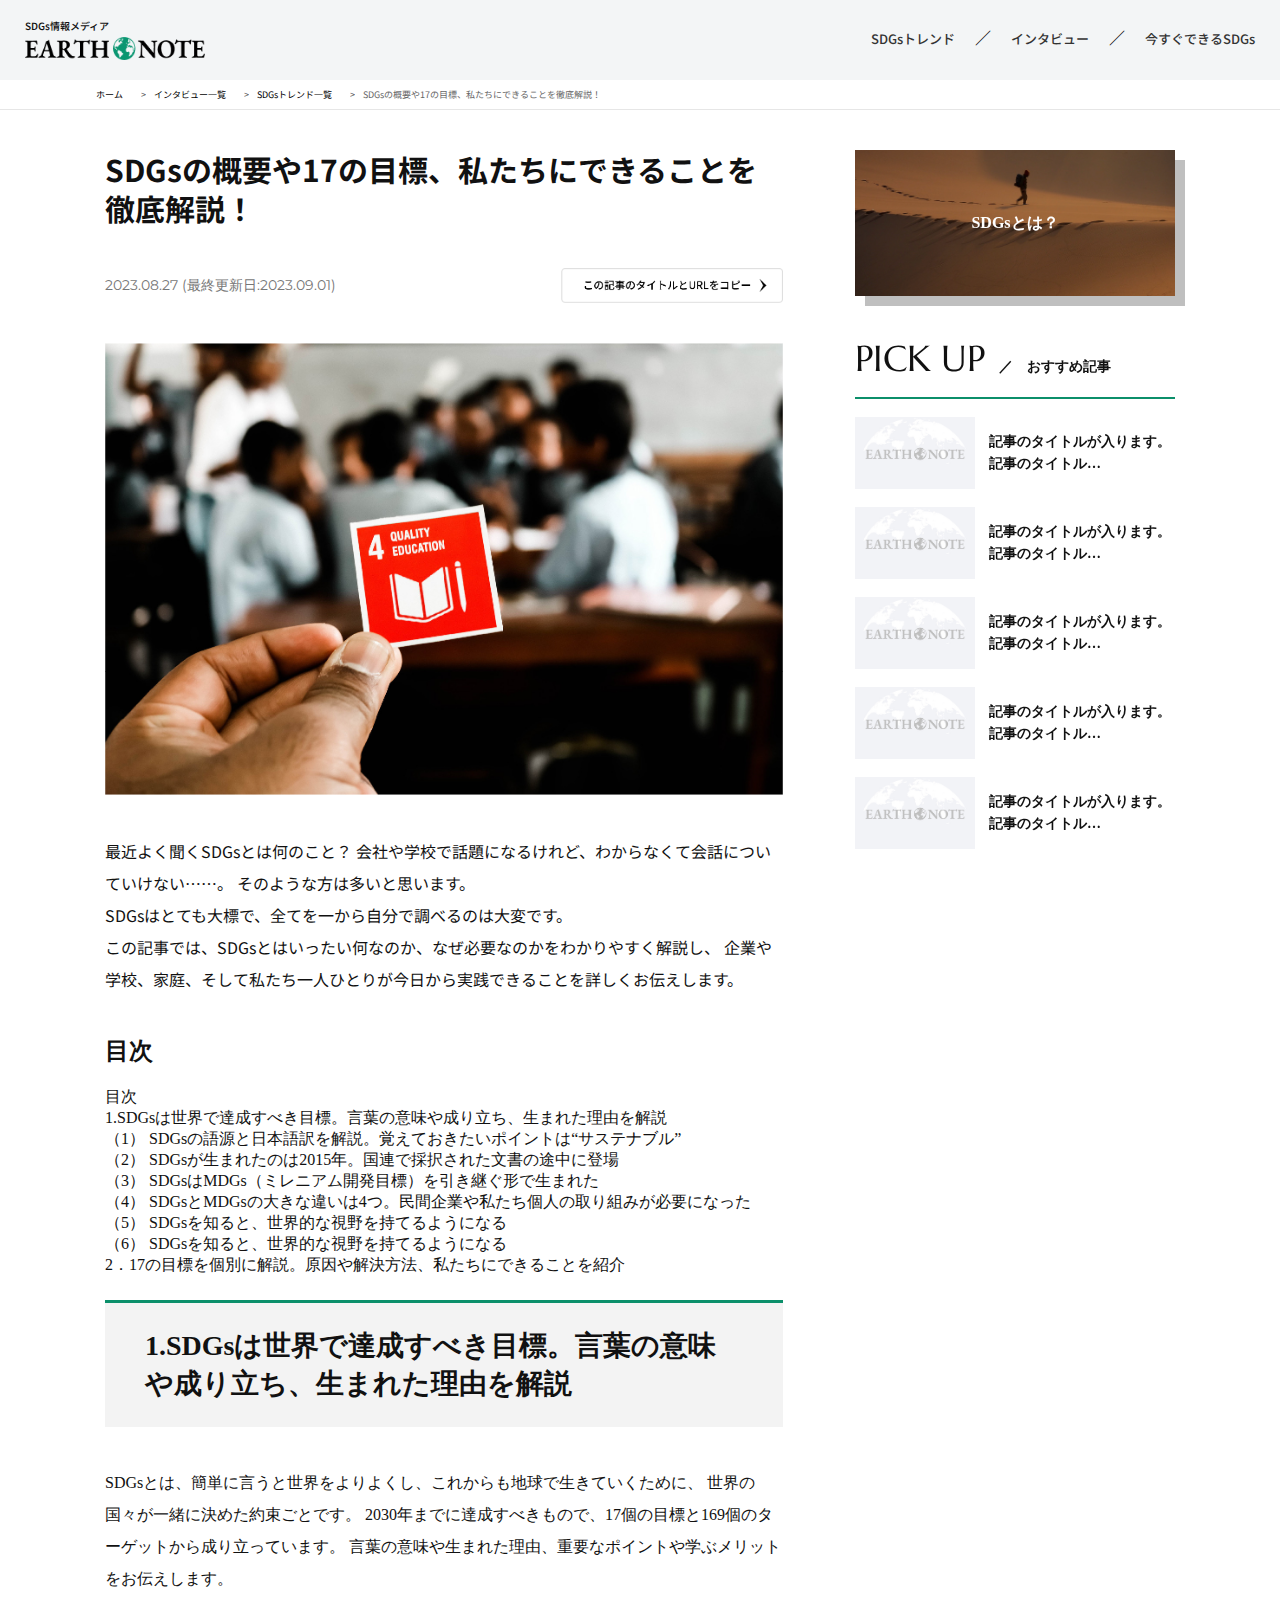
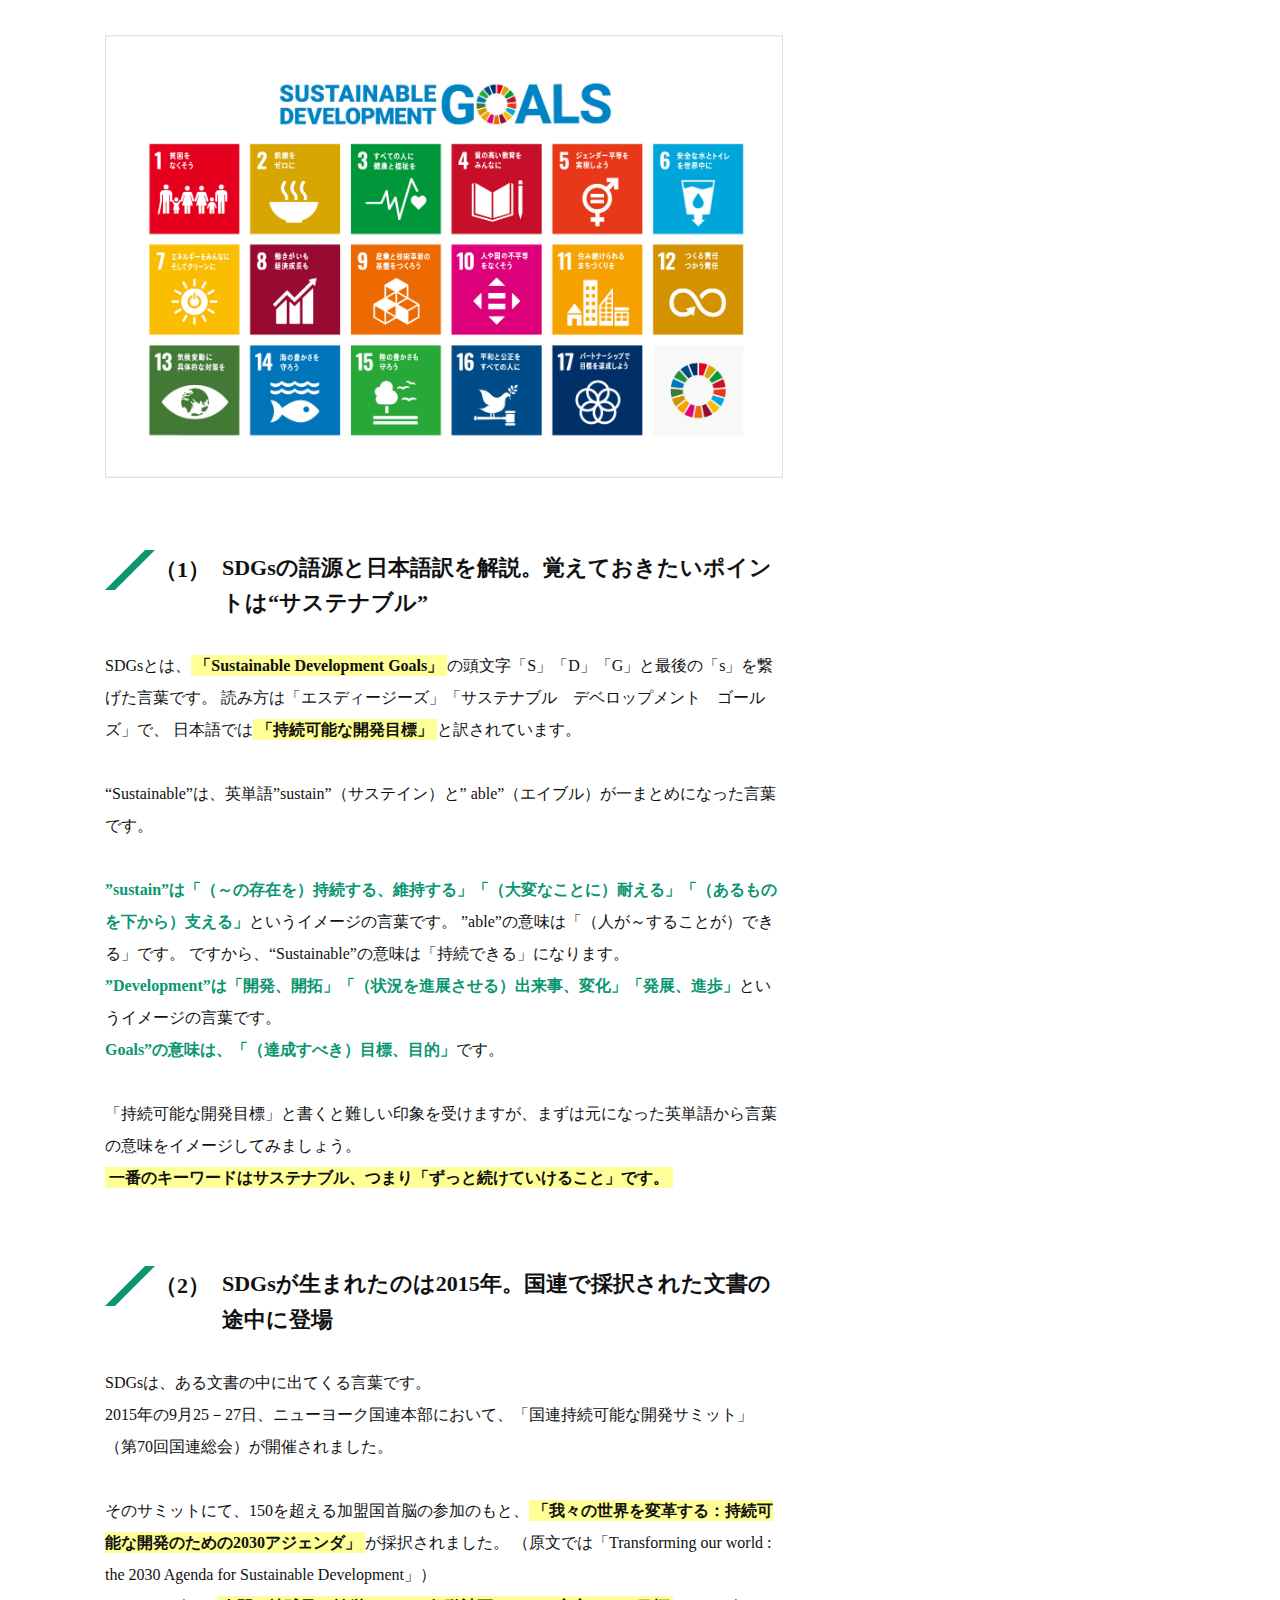
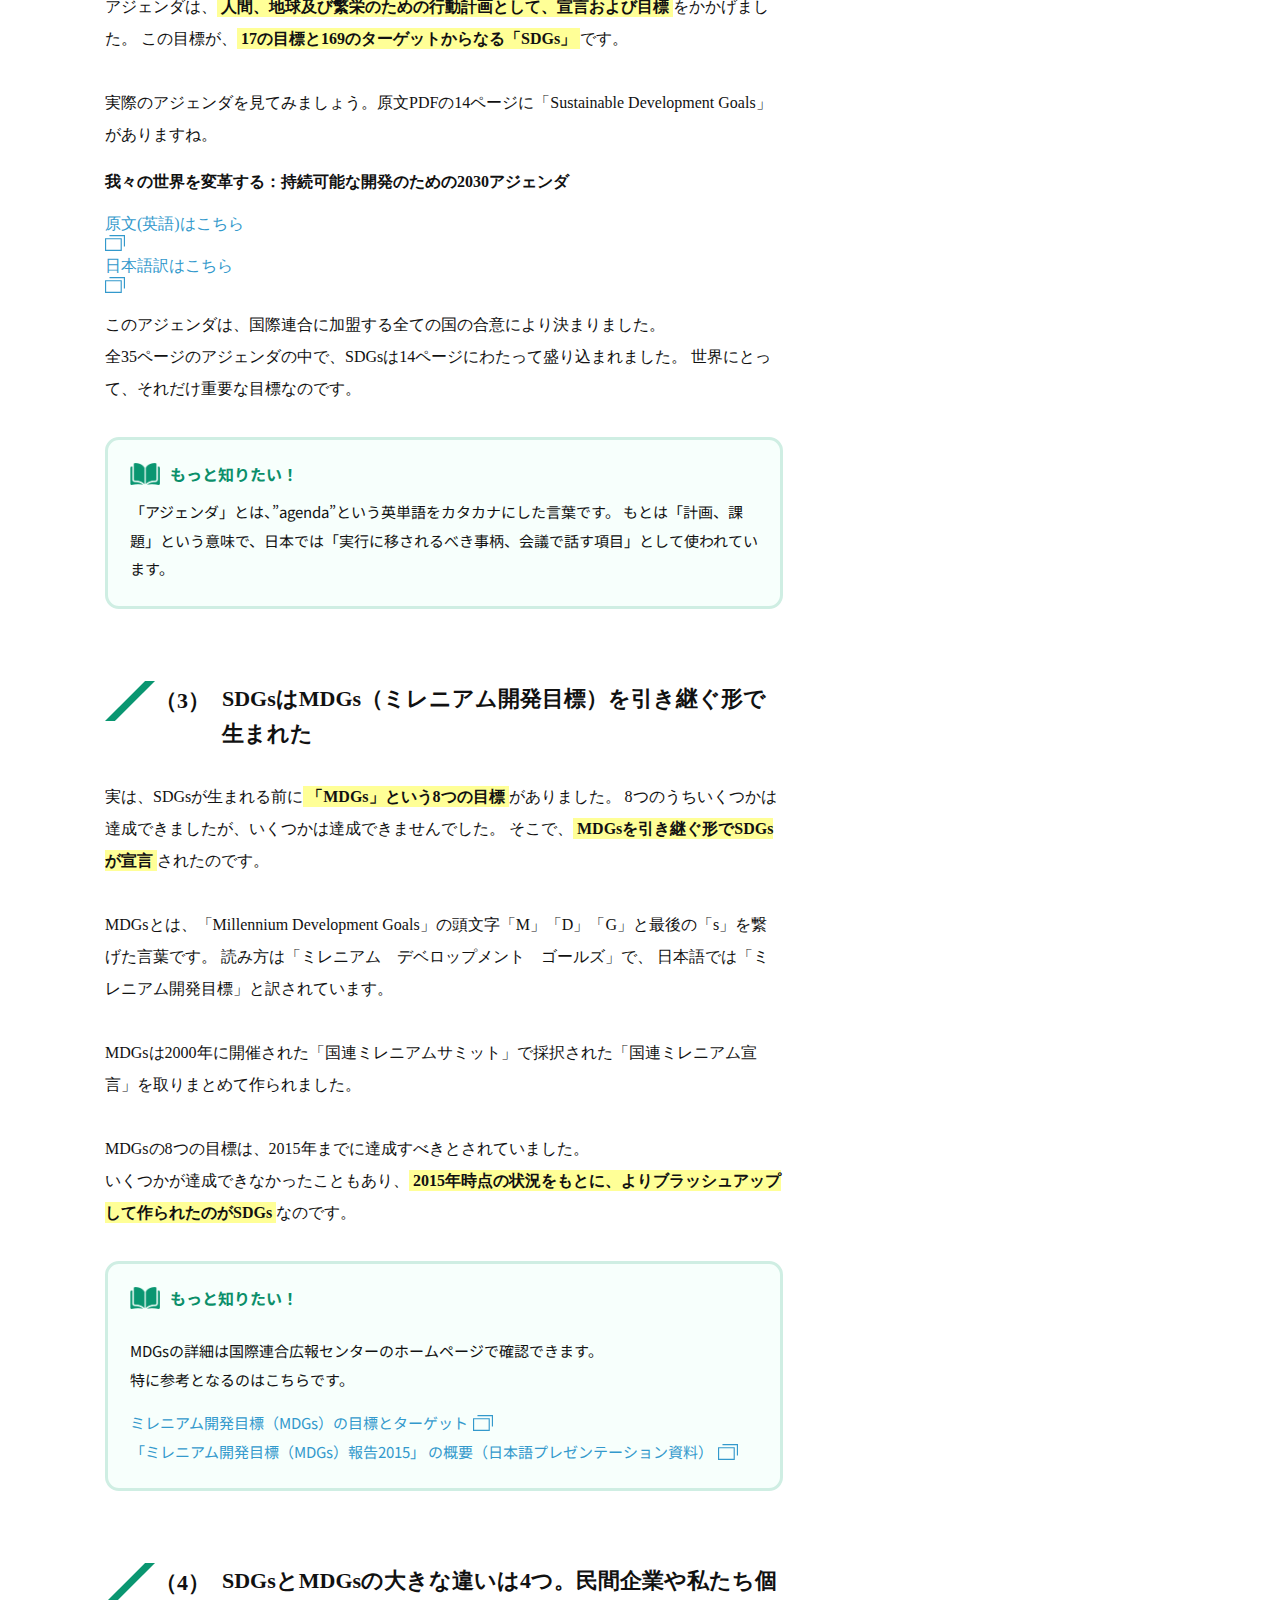
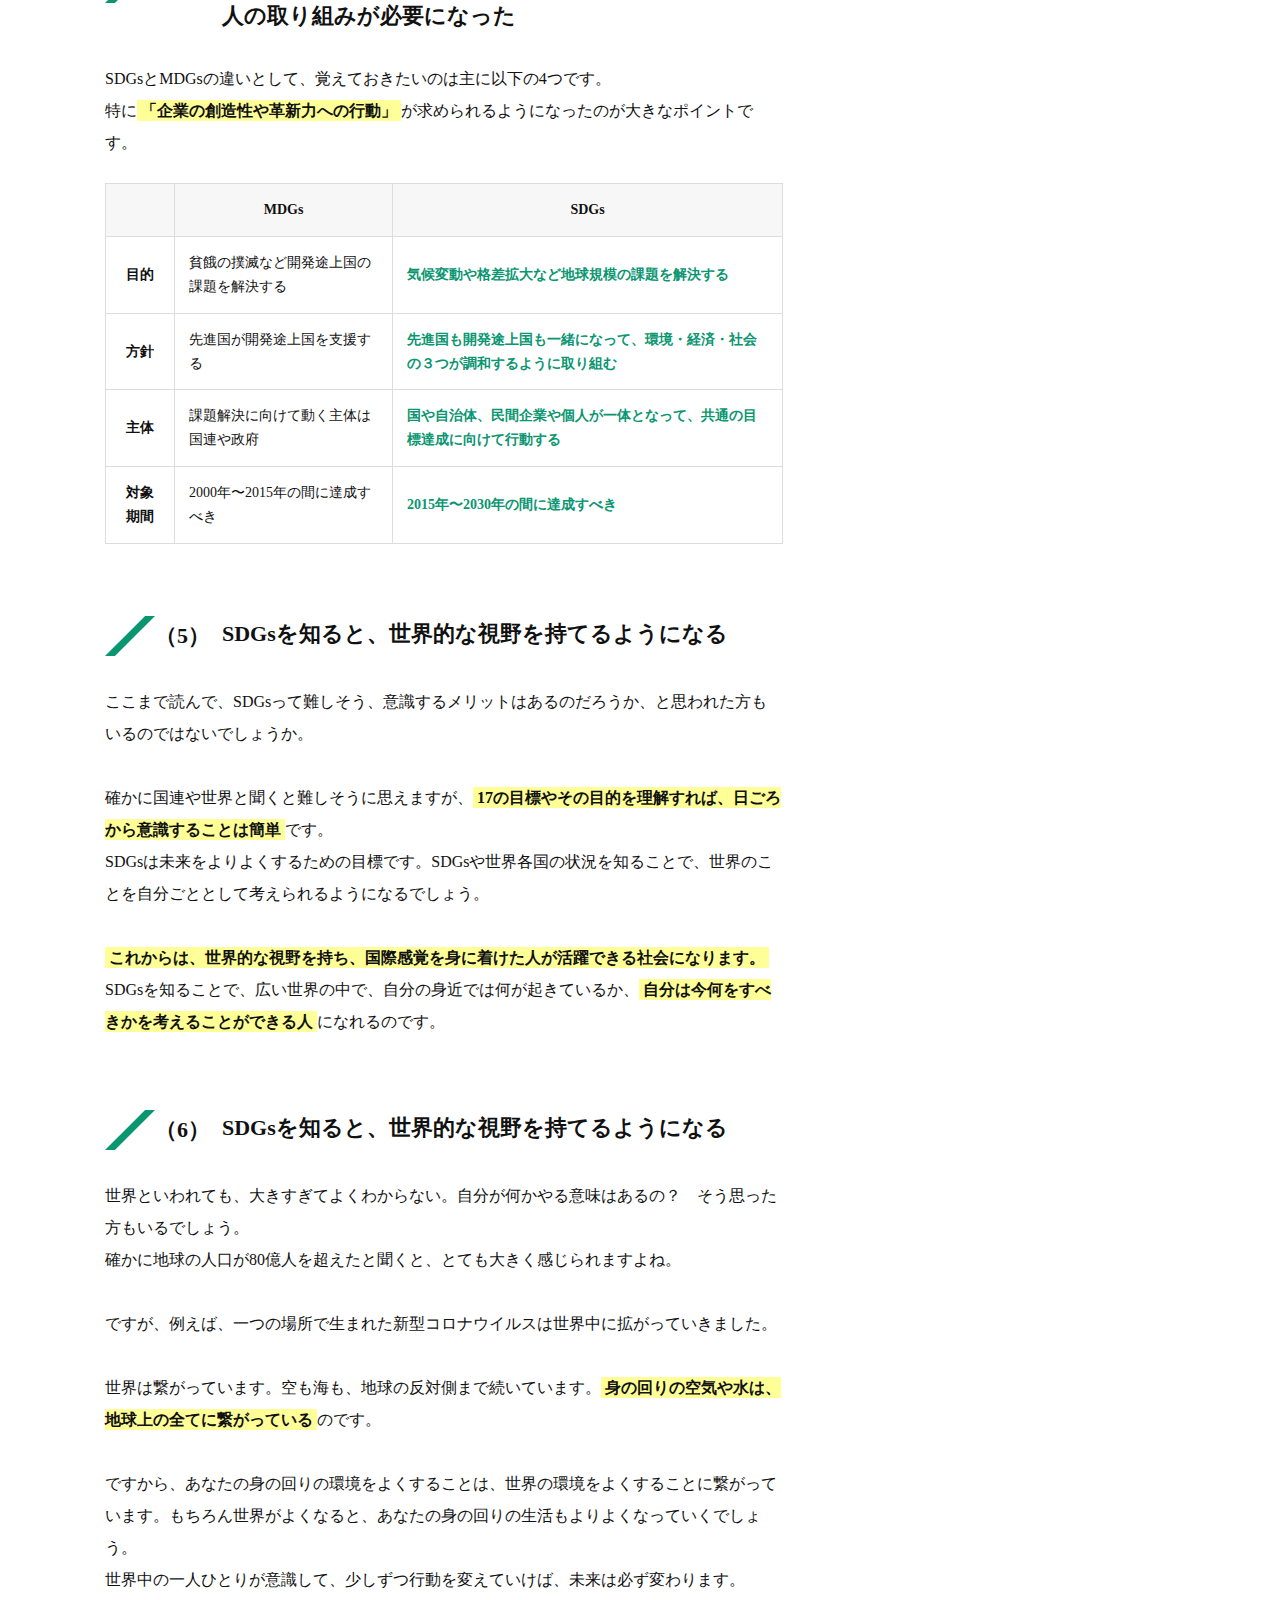
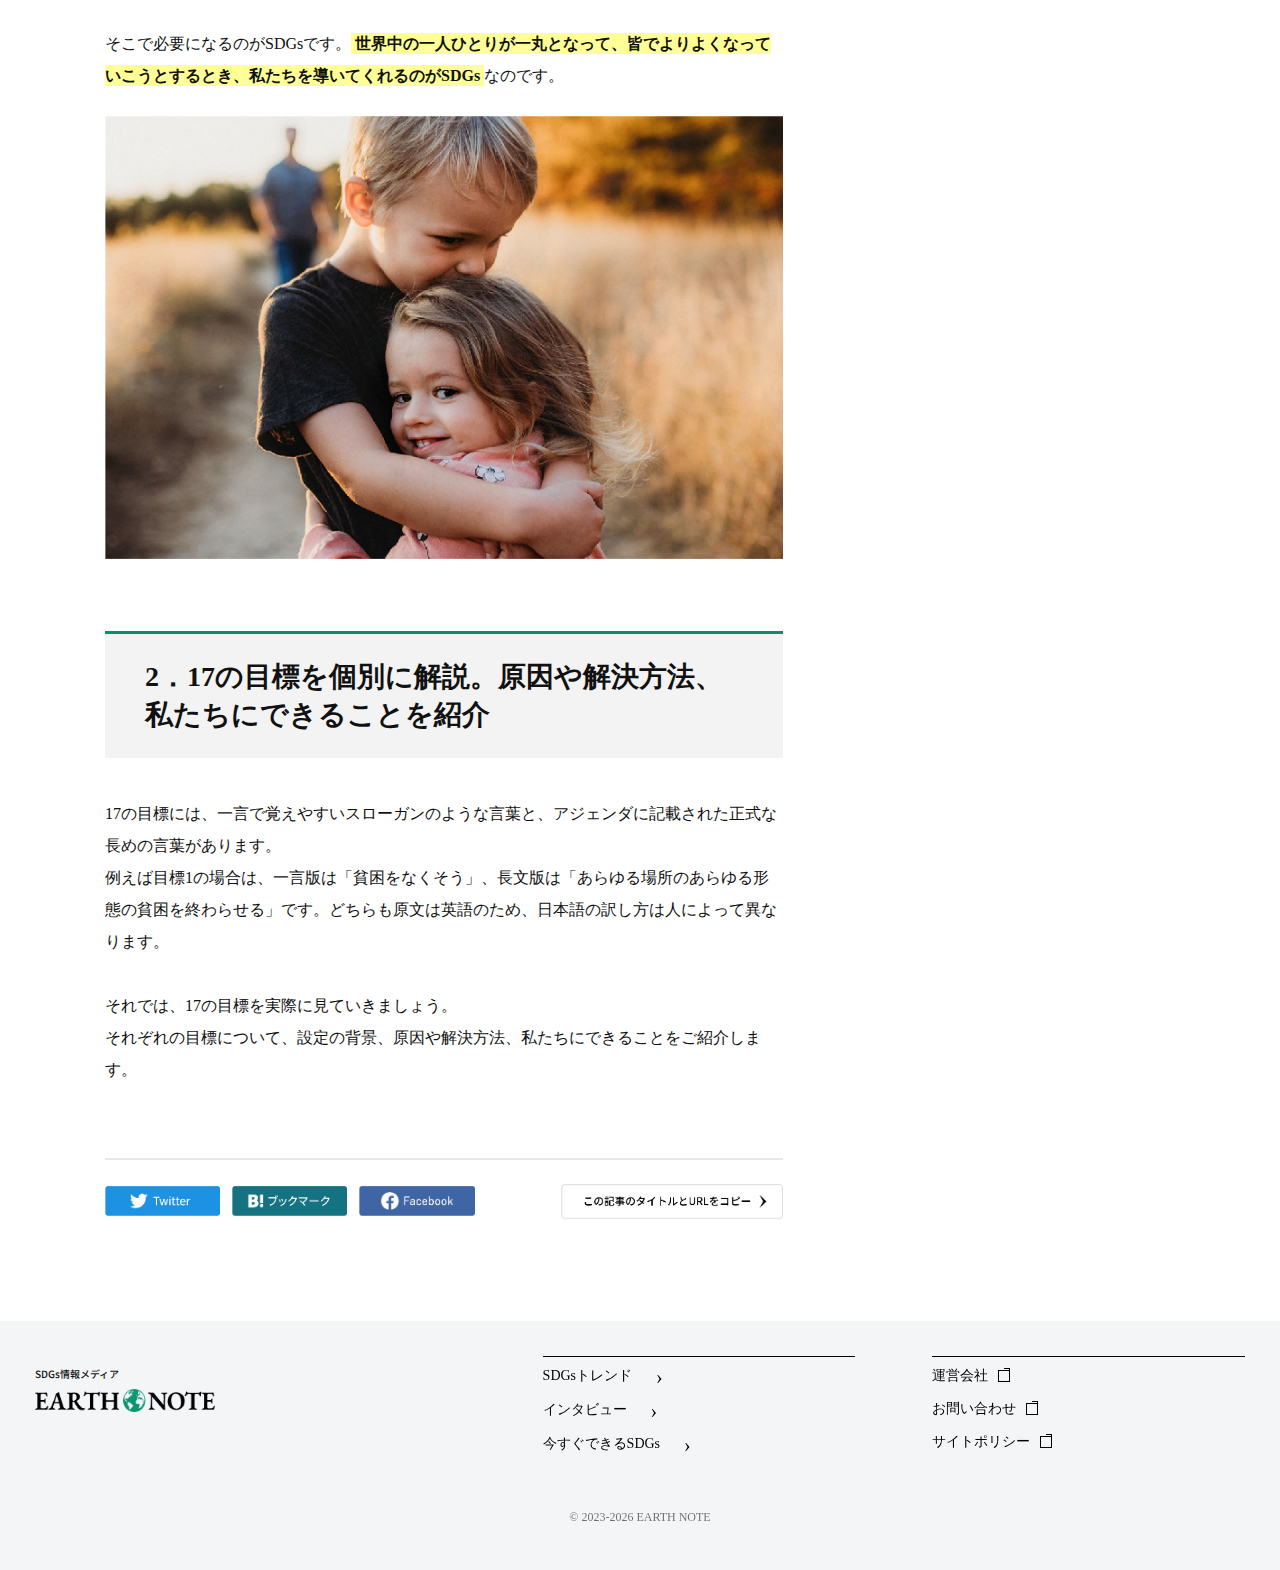
<file: article.html>
<!doctype html>
<html lang="ja">
  <head>
    <meta charset="utf-8" />
    <title>SDGs情報メディア｜EARTH NOTE</title>

    <!-- タイトルの下に表示される文章。サイト内容（概要）、80~120字、キーワード入れる。-->
    <meta
      name="description"
      content="SDGs達成に取り組む企業インタビューや基礎知識をお伝えし、私たちにできることを紹介するWebメディアです。"
    />
    <!-- サイトの内容の目安に使われていたキーワード指定用。自分で管理、他の検索エンジン対策。Googleでは重要度は低い。 -->
    <meta name="keywords" content="SDGs,SDGsトレンド,リサイクル,サステナブル" />
    <!-- スマホ用のレスポンシブ設定。画面幅を端末の幅、最初の拡大率を100% -->
    <meta name="viewport" content="width=device-width, initial-scale=1.0" />
    <!-- スマホで勝手にリンクになるの防ぐタグ -->
    <meta name="format-detection" content="telephone=no,email=no,address=no" />

    <!-- リセットCSSリンク -->
    <link rel="stylesheet" href="css/reset.css" />
    <!-- CSSリンク -->
    <link rel="stylesheet" href="css/style.css" />

    <!-- ファビコン -->
    <link rel="icon" href="images/favicon.png" type="image/png" />
    <!-- <link rel="apple-touch-icon" href="icons/favicon.png">　アプリアイコン -->

    <!-- OGP -->
    <meta property="og:title" content="SDGs情報メディア｜EARTH NOTE" />
    <meta
      property="og:description"
      content="SDGsの企業インタビューや基礎知識を紹介"
    />
    <meta property="og:image" content="images/ogp.jpg" />
    <meta property="og:url" content="https://example.com" />
    <meta property="og:site_name" content="EARTH NOTE" />
    <meta property="og:type" content="website" />

    <!-- Google Fonts preconnect -->
    <link rel="preconnect" href="https://fonts.googleapis.com" />
    <link rel="preconnect" href="https://fonts.gstatic.com" crossorigin />

    <!-- Fonts -->
    <link
      href="https://fonts.googleapis.com/css2?family=Marcellus&family=Montserrat:wght@400;500;700&family=Noto+Sans+JP:wght@400;500;700&display=swap"
      rel="stylesheet"
    />
  </head>

  <body class="page-trends-article page-article">
    <!-- ALLWrapper -->
    <div class="wrapper">
      <!-- header -->
      <header class="header">
        <div class="header__inner">
          <!-- ロゴ -->
          <div class="header__logo">
            <a href="index.html" aria-label="EARTH NOTE トップへ">
              <!-- alt画像説明、aria-label要素全体・操作の意味を説明 -->
              <span class="header__logo-lead font-noto" aria-hidden="true"
                >SDGs情報メディア</span
              >
              <img
                src="images/logo.png"
                alt="EARTH NOTE"
                class="header__logo-img"
              />
            </a>
          </div>
          <!-- nav -->
          <nav class="header__nav font-noto">
            <ul>
              <li><a href="#">SDGsトレンド</a></li>
              <li><a href="#">インタビュー</a></li>
              <li><a href="#">今すぐできるSDGs</a></li>
            </ul>
          </nav>
        </div>
        <button
          class="header__hamburger"
          type="button"
          aria-label="メニュー"
          aria-controls="spMenu"
          aria-expanded="false"
        >
          <span class="header__hamburger-line" aria-hidden="true"></span>
        </button>
      </header>
      <nav class="breadcrumb font-noto pc-only" aria-label="Breadcrumb">
        <div class="container">
          <ol class="breadcrumb__list">
            <li class="breadcrumb__item">
              <a href="index.html">ホーム</a>
            </li>
            <li class="breadcrumb__item">
              <a href="#">インタビュー一覧</a>
            </li>
            <li class="breadcrumb__item">
              <a href="#">SDGsトレンド一覧</a>
            </li>
            <li class="breadcrumb__item" aria-current="page">
              SDGsの概要や17の目標、私たちにできることを徹底解説！<!-- 記事タイトル：現在地にはリンクつけない -->
            </li>
          </ol>
        </div>
      </nav>
      <nav class="sp-menu" id="spMenu" aria-hidden="true">
        <div class="sp-menu__inner">
          <ul class="sp-menu__primary">
            <li class="sp-menu__item">
              <a class="sp-menu__link" href="interview.html">
                <span class="sp-menu__icon"></span>
                インタビュー</a
              >
            </li>
            <li class="sp-menu__item">
              <a class="sp-menu__link" href="trends.html">
                <span class="sp-menu__icon"></span>
                SDGsトレンド</a
              >
            </li>
            <li class="sp-menu__item">
              <a class="sp-menu__link" href="familiar.html">
                <span class="sp-menu__icon"></span>
                今すぐできるSDGs</a
              >
            </li>
          </ul>

          <hr class="sp-menu__divider" />

          <ul class="sp-menu__secondary">
            <li class="sp-menu__subitem">
              <a class="sp-menu__sublink" href="company.html"
                >運営会社 <span class="sp-menu__companyicon"></span
              ></a>
            </li>
            <li class="sp-menu__subitem">
              <a class="sp-menu__sublink" href="contact.html"
                >お問い合わせ <span class="sp-menu__companyicon"></span
              ></a>
            </li>
            <li class="sp-menu__subitem">
              <a class="sp-menu__sublink" href="policy.html"
                >サイトポリシー <span class="sp-menu__companyicon"></span
              ></a>
            </li>
          </ul>
        </div>
      </nav>

      <main class="page-trends-article">
        <!-- 2カラムはここから -->
        <div class="layout">
          <article class="article">
            <header class="article__header">
              <h1 class="article__title font-noto">
                SDGsの概要や17の目標、私たちにできることを徹底解説！
              </h1>
              <div class="article__sublead">
                <div class="article__meta">
                  <time
                    class="article__date font-montserrat"
                    datetime="2023-08-27"
                    >2023.08.27</time
                  >
                  <time
                    class="article__updated font-montserrat"
                    datetime="2023-09-01"
                    >(最終更新日:2023.09.01)</time
                  >
                </div>
                <button
                  class="article__copy-button"
                  type="button"
                  aria-label="URLをコピー"
                >
                  <img src="images/copy-btn.png" alt="" aria-hidden="true" />
                </button>
              </div>

              <img
                class="article__hero"
                src="images/about-sdgs.jpg"
                alt="SDGsと17の目標"
              />
              <p class="article__lead font-noto">
                最近よく聞くSDGsとは何のこと？
                会社や学校で話題になるけれど、わからなくて会話についていけない……。
                そのような方は多いと思います。<br />
                SDGsはとても大標で、全てを一から自分で調べるのは大変です。<br />
                この記事では、<span class="article__em"
                  >SDGsとはいったい何なのか</span
                >、<span class="article__em">なぜ必要なのか</span
                >をわかりやすく解説し、
                企業や学校、家庭、そして私たち一人ひとりが今日から実践できることを詳しくお伝えします。
              </p>
            </header>
            <nav class="article-toc">
              <h2 class="article-toc__title">目次</h2>
              <ol class="article-toc__list" id="js-toc"></ol>
            </nav>

            <!-- 1 -->
            <section class="article__section">
              <h2 class="article__heading">
                1.SDGsは世界で達成すべき目標。言葉の意味や成り立ち、生まれた理由を解説
              </h2>
              <p class="article__lead">
                SDGsとは、簡単に言うと<span class="article__em"
                  >世界をよりよくし、これからも地球で生きていくために、
                  世界の国々が一緒に決めた約束ごと</span
                >です。
                2030年までに達成すべきもので、17個の目標と169個のターゲットから成り立っています。
                言葉の意味や生まれた理由、重要なポイントや学ぶメリットをお伝えします。
              </p>
              <img
                class="article__image"
                src="images/17goals_img.jpg"
                alt="Sustainable-Development-Goals"
              />
            </section>

            <!-- 1-（1） -->
            <section class="article__section">
              <h3 class="article__subheading">
                <span class="article__subheading-prefix" aria-hidden="true">
                  <img
                    class="article__marker"
                    src="images/slash_s.svg"
                    alt=""
                  />
                  <span class="article__subheading-num">（1）</span>
                </span>
                <span class="article__subheading-text">
                  SDGsの語源と日本語訳を解説。覚えておきたいポイントは“サステナブル”
                </span>
              </h3>
              <p class="article__text">
                SDGsとは、<span class="u-highlight"
                  >「Sustainable Development Goals」</span
                >の頭文字「S」「D」「G」と最後の「s」を繋げた言葉です。
                読み方は「エスディージーズ」「サステナブル　デベロップメント　ゴールズ」で、
                日本語では<span class="u-highlight">「持続可能な開発目標」</span
                >と訳されています。<br />
                <br />
                “Sustainable”は、英単語”sustain”（サステイン）と”
                able”（エイブル）が一まとめになった言葉です。<br />
                <br />
                <span class="u-accent"
                  >”sustain”は「（～の存在を）持続する、維持する」「（大変なことに）耐える」「（あるものを下から）支える」</span
                >というイメージの言葉です。
                ”able”の意味は「（人が～することが）できる」です。
                ですから、“Sustainable”の意味は「持続できる」になります。<br />
                <span class="u-accent"
                  >”Development”は「開発、開拓」「（状況を進展させる）出来事、変化」「発展、進歩」</span
                >というイメージの言葉です。<br />
                <span class="u-accent"
                  >Goals”の意味は、「（達成すべき）目標、目的」</span
                >です。<br />
                <br />
                「持続可能な開発目標」と書くと難しい印象を受けますが、まずは元になった英単語から言葉の意味をイメージしてみましょう。<br />
                <span class="u-highlight"
                  >一番のキーワードはサステナブル、つまり「ずっと続けていけること」です。</span
                >
              </p>
            </section>

            <!-- 1-（2） -->
            <section class="article__section">
              <h3 class="article__subheading">
                <span class="article__subheading-prefix" aria-hidden="true">
                  <img
                    class="article__marker"
                    src="images/slash_s.svg"
                    alt=""
                  />
                  <span class="article__subheading-num">（2）</span>
                </span>
                <span class="article__subheading-text">
                  SDGsが生まれたのは2015年。国連で採択された文書の途中に登場
                </span>
              </h3>
              <p class="article__text">
                SDGsは、ある文書の中に出てくる言葉です。<br />
                2015年の9月25－27日、ニューヨーク国連本部において、「国連持続可能な開発サミット」（第70回国連総会）が開催されました。<br />
                <br />
                そのサミットにて、150を超える加盟国首脳の参加のもと、<span
                  class="u-highlight"
                  >「我々の世界を変革する：持続可能な開発のための2030アジェンダ」</span
                >が採択されました。 （原文では「Transforming our world : the
                2030 Agenda for Sustainable Development」）<br />
                アジェンダは、<span class="u-highlight"
                  >人間、地球及び繁栄のための行動計画として、宣言および目標</span
                >をかかげました。 この目標が、<span class="u-highlight"
                  >17の目標と169のターゲットからなる「SDGs」</span
                >です。<br />
                <br />
                実際のアジェンダを見てみましょう。原文PDFの14ページに「Sustainable
                Development Goals」がありますね。
              </p>

              <h4 class="article__caption">
                我々の世界を変革する：持続可能な開発のための2030アジェンダ
              </h4>

              <!-- 外部リンクを別タブで開くなら基本セット
                  target="_blank" 新しいタブ（または新しいウィンドウ）で開く
                  rel="noopener noreferrer"
                  noopener
                  セキュリティ対策。
                  新しいタブで開いた先が、元のページを window.opener 経由で操作するのを防ぐ（乗っ取り/書き換え対策）。
                  noreferrer
                  参照元（どのページから来たか）情報を送らない -->
              <div class="article__captionlink">
                <a
                  href="https://www.mofa.go.jp/mofaj/files/000101401.pdf"
                  target="_blank"
                  rel="noopener noreferrer"
                >
                  <span>原文(英語)はこちら</span>
                  <img
                    class="callout__linkicon"
                    src="images/link-icon.svg"
                    alt=""
                    aria-hidden="true"
                  />
                </a>
                <a
                  href="https://www.mofa.go.jp/mofaj/files/000101402.pdf"
                  target="_blank"
                  rel="noopener noreferrer"
                >
                  <span>日本語訳はこちら</span>
                  <img
                    class="callout__linkicon"
                    src="images/link-icon.svg"
                    alt=""
                    aria-hidden="true"
                  />
                </a>
              </div>
              <p class="article__text">
                このアジェンダは、国際連合に加盟する全ての国の合意により決まりました。<br />
                全35ページのアジェンダの中で、SDGsは14ページにわたって盛り込まれました。
                世界にとって、それだけ重要な目標なのです。
              </p>

              <aside class="callout callout--info">
                <div class="callout__head">
                  <img
                    class="callout__icon"
                    src="images/callout__icon.png"
                    alt=""
                    aria-hidden="true"
                  />
                  <span class="callout__title font-noto">もっと知りたい！</span>
                </div>
                <div class="callout__body font-noto">
                  「アジェンダ」とは、”agenda”という英単語をカタカナにした言葉です。
                  もとは「計画、課題」という意味で、日本では「実行に移されるべき事柄、会議で話す項目」として使われています。
                </div>
              </aside>
            </section>

            <!-- 1-（3） -->
            <section class="article__section">
              <h3 class="article__subheading">
                <span class="article__subheading-prefix" aria-hidden="true">
                  <img
                    class="article__marker"
                    src="images/slash_s.svg"
                    alt=""
                  />
                  <span class="article__subheading-num">（3）</span>
                </span>
                <span class="article__subheading-text">
                  SDGsはMDGs（ミレニアム開発目標）を引き継ぐ形で生まれた
                </span>
              </h3>
              <p class="article__text">
                実は、SDGsが生まれる前に<span class="u-highlight"
                  >「MDGs」という8つの目標</span
                >がありました。
                8つのうちいくつかは達成できましたが、いくつかは達成できませんでした。
                そこで、<span class="u-highlight"
                  >MDGsを引き継ぐ形でSDGsが宣言</span
                >されたのです。<br />
                <br />
                MDGsとは、「Millennium Development
                Goals」の頭文字「M」「D」「G」と最後の「s」を繋げた言葉です。
                読み方は「ミレニアム　デベロップメント　ゴールズ」で、
                日本語では「ミレニアム開発目標」と訳されています。<br />
                <br />
                MDGsは2000年に開催された「国連ミレニアムサミット」で採択された「国連ミレニアム宣言」を取りまとめて作られました。<br />
                <br />
                MDGsの8つの目標は、2015年までに達成すべきとされていました。<br />
                いくつかが達成できなかったこともあり、<span class="u-highlight"
                  >2015年時点の状況をもとに、よりブラッシュアップして作られたのがSDGs</span
                >なのです。
              </p>

              <aside class="callout callout--info">
                <div class="callout__head">
                  <img
                    class="callout__icon"
                    src="images/callout__icon.png"
                    alt=""
                    aria-hidden="true"
                  />
                  <span class="callout__title font-noto">もっと知りたい！</span>
                </div>
                <div class="callout__body font-noto">
                  <p class="callout__dsc">
                    MDGsの詳細は国際連合広報センターのホームページで確認できます。<br />特に参考となるのはこちらです。
                  </p>

                  <a
                    href="https://www.unic.or.jp/activities/economic_social_development/sustainable_development/2030agenda/global_action/mdgs/"
                    class="callout__urlwrap"
                    target="_blank"
                    rel="noopener noreferrer"
                  >
                    <span class="callout__urltitle"
                      >ミレニアム開発目標（MDGs）の目標とターゲット</span
                    >
                    <img
                      class="callout__linkicon"
                      src="images/link-icon.svg"
                      alt=""
                      aria-hidden="true"
                    />
                  </a>
                  <a
                    href="https://www.unic.or.jp/news_press/features_backgrounders/15009/"
                    class="callout__urlwrap"
                    target="_blank"
                    rel="noopener noreferrer"
                  >
                    <span class="callout__urltitle"
                      >「ミレニアム開発目標（MDGs）報告2015」
                      の概要（日本語プレゼンテーション資料）</span
                    >
                    <img
                      class="callout__linkicon"
                      src="images/link-icon.svg"
                      alt=""
                      aria-hidden="true"
                    />
                  </a>
                </div>
              </aside>
            </section>

            <!-- 1-（4） -->
            <section class="article__section">
              <h3 class="article__subheading">
                <span class="article__subheading-prefix" aria-hidden="true">
                  <img
                    class="article__marker"
                    src="images/slash_s.svg"
                    alt=""
                  />
                  <span class="article__subheading-num">（4）</span>
                </span>
                <span class="article__subheading-text">
                  SDGsとMDGsの大きな違いは4つ。民間企業や私たち個人の取り組みが必要になった
                </span>
              </h3>
              <p class="article__text">
                SDGsとMDGsの違いとして、覚えておきたいのは主に以下の4つです。<br />
                特に<span class="u-highlight"
                  >「企業の創造性や革新力への行動」</span
                >が求められるようになったのが大きなポイントです。
              </p>

              <table class="comparison-table">
                <thead>
                  <tr>
                    <th></th>
                    <th>MDGs</th>
                    <th>SDGs</th>
                  </tr>
                </thead>

                <tbody>
                  <tr>
                    <th>目的</th>
                    <td>貧餓の撲滅など開発途上国の課題を解決する</td>
                    <td class="u-accent">
                      気候変動や格差拡大など地球規模の課題を解決する
                    </td>
                  </tr>
                  <tr>
                    <th>方針</th>
                    <td>先進国が開発途上国を支援する</td>
                    <td class="u-accent">
                      先進国も開発途上国も一緒になって、環境・経済・社会の３つが調和するように取り組む
                    </td>
                  </tr>
                  <tr>
                    <th>主体</th>
                    <td>課題解決に向けて動く主体は国連や政府</td>
                    <td class="u-accent">
                      国や自治体、民間企業や個人が一体となって、共通の目標達成に向けて行動する
                    </td>
                  </tr>
                  <tr>
                    <th>対象期間</th>
                    <td>2000年〜2015年の間に達成すべき</td>
                    <td class="u-accent">2015年〜2030年の間に達成すべき</td>
                  </tr>
                </tbody>
              </table>
            </section>

            <!-- 1-（5） -->
            <section class="article__section">
              <h3 class="article__subheading">
                <span class="article__subheading-prefix" aria-hidden="true">
                  <img
                    class="article__marker"
                    src="images/slash_s.svg"
                    alt=""
                  />
                  <span class="article__subheading-num">（5）</span>
                </span>
                <span class="article__subheading-text">
                  SDGsを知ると、世界的な視野を持てるようになる
                </span>
              </h3>
              <p class="article__text">
                ここまで読んで、SDGsって難しそう、意識するメリットはあるのだろうか、と思われた方もいるのではないでしょうか。<br />
                <br />
                確かに国連や世界と聞くと難しそうに思えますが、<span
                  class="u-highlight"
                  >17の目標やその目的を理解すれば、日ごろから意識することは簡単</span
                >です。<br />
                SDGsは未来をよりよくするための目標です。SDGsや世界各国の状況を知ることで、世界のことを自分ごととして考えられるようになるでしょう。<br />
                <br />
                <span class="u-highlight"
                  >これからは、世界的な視野を持ち、国際感覚を身に着けた人が活躍できる社会になります。</span
                ><br />
                SDGsを知ることで、広い世界の中で、自分の身近では何が起きているか、<span
                  class="u-highlight"
                  >自分は今何をすべきかを考えることができる人</span
                >になれるのです。
              </p>
            </section>

            <!-- 1-（6） -->
            <section class="article__section">
              <h3 class="article__subheading">
                <span class="article__subheading-prefix" aria-hidden="true">
                  <img
                    class="article__marker"
                    src="images/slash_s.svg"
                    alt=""
                  />
                  <span class="article__subheading-num">（6）</span>
                </span>
                <span class="article__subheading-text">
                  SDGsを知ると、世界的な視野を持てるようになる
                </span>
              </h3>
              <p class="article__text">
                世界といわれても、大きすぎてよくわからない。自分が何かやる意味はあるの？　そう思った方もいるでしょう。<br />
                確かに地球の人口が80億人を超えたと聞くと、とても大きく感じられますよね。<br />
                <br />
                ですが、例えば、一つの場所で生まれた新型コロナウイルスは世界中に拡がっていきました。<br />
                <br />
                世界は繋がっています。空も海も、地球の反対側まで続いています。<span
                  class="u-highlight"
                  >身の回りの空気や水は、地球上の全てに繋がっている</span
                >のです。<br />
                <br />
                ですから、あなたの身の回りの環境をよくすることは、世界の環境をよくすることに繋がっています。もちろん世界がよくなると、あなたの身の回りの生活もよりよくなっていくでしょう。<br />
                世界中の一人ひとりが意識して、少しずつ行動を変えていけば、未来は必ず変わります。<br />
                <br />
                そこで必要になるのがSDGsです。<span class="u-highlight"
                  >世界中の一人ひとりが一丸となって、皆でよりよくなっていこうとするとき、私たちを導いてくれるのがSDGs</span
                >なのです。
              </p>
              <img
                class="article__image"
                src="images/towards-a-better-future.jpg"
                alt="Towards a better future"
              />
            </section>

            <!-- 2 -->
            <section class="article__section">
              <h2 class="article__heading">
                2．17の目標を個別に解説。原因や解決方法、私たちにできることを紹介
              </h2>
              <p class="article__text">
                17の目標には、一言で覚えやすいスローガンのような言葉と、アジェンダに記載された正式な長めの言葉があります。<br />
                例えば目標1の場合は、一言版は「貧困をなくそう」、長文版は「あらゆる場所のあらゆる形態の貧困を終わらせる」です。どちらも原文は英語のため、日本語の訳し方は人によって異なります。<br />
                <br />
                それでは、17の目標を実際に見ていきましょう。<br />
                それぞれの目標について、設定の背景、原因や解決方法、私たちにできることをご紹介します。
              </p>
            </section>

            <!-- share -->
            <nav class="share" aria-label="シェア">
              <ul class="share__list">
                <li class="share__item">
                  <a href="#"
                    ><img src="images/twitter.png" alt="X（旧Twitter）でシェア"
                  /></a>
                </li>
                <li class="share__item">
                  <a href="#"
                    ><img src="images/b-hatena.png" alt="B!ブックマークで保存"
                  /></a>
                </li>
                <li class="share__item">
                  <a href="#"
                    ><img src="images/facebook.png" alt="Facebookでシェア"
                  /></a>
                </li>
              </ul>
              <button
                class="article__copy-button"
                type="button"
                aria-label="URLをコピー"
              >
                <img src="images/copy-btn.png" alt="" aria-hidden="true" />
              </button>
            </nav>

            <!--article-->
          </article>

          <aside class="sidebar">
            <!-- PICKUP・SDGsとは？ -->
            <div class="sidebar__top">
              <img
                class="sidebar__img"
                src="images/whats-sdgs.jpg"
                alt="SDGsとは？"
              />
              <span>SDGsとは？</span>
            </div>

            <!-- <hr class="sidebar__divider" /> -->

            <div class="sidebar__title">
              <h2 class="sidebar__lead-en font-marcellus">PICK UP</h2>
              <span class="sidebar__slash">／</span>
              <span class="sidebar__lead-ja">おすすめ記事</span>
            </div>

            <ul class="pickup">
              <li class="pickup__item">
                <a class="pickup__link" href="#">
                  <img
                    class="pickup__thumb"
                    src="images/thumbnail-earthnote-default.jpg"
                    alt=""
                  />
                  <p class="pickup__text">
                    記事のタイトルが入ります。記事のタイトル…
                  </p>
                </a>
              </li>
              <li class="pickup__item">
                <a class="pickup__link" href="#">
                  <img
                    class="pickup__thumb"
                    src="images/thumbnail-earthnote-default.jpg"
                    alt=""
                  />
                  <p class="pickup__text">
                    記事のタイトルが入ります。記事のタイトル…
                  </p>
                </a>
              </li>
              <li class="pickup__item">
                <a class="pickup__link" href="#">
                  <img
                    class="pickup__thumb"
                    src="images/thumbnail-earthnote-default.jpg"
                    alt=""
                  />
                  <p class="pickup__text">
                    記事のタイトルが入ります。記事のタイトル…
                  </p>
                </a>
              </li>
              <li class="pickup__item">
                <a class="pickup__link" href="#">
                  <img
                    class="pickup__thumb"
                    src="images/thumbnail-earthnote-default.jpg"
                    alt=""
                  />
                  <p class="pickup__text">
                    記事のタイトルが入ります。記事のタイトル…
                  </p>
                </a>
              </li>
              <li class="pickup__item">
                <a class="pickup__link" href="#">
                  <img
                    class="pickup__thumb"
                    src="images/thumbnail-earthnote-default.jpg"
                    alt=""
                  />
                  <p class="pickup__text">
                    記事のタイトルが入ります。記事のタイトル…
                  </p>
                </a>
              </li>
              <!-- 5 -->
            </ul>

            <!-- 「SDGsトレンド」カテゴリは直近7日間のビュー数の高い5記事を表示します。 -->
          </aside>
        </div>
      </main>

      <footer class="footer">
        <div class="footer__inner">
          <!-- 左：ロゴ -->
          <div class="footer__brand">
            <p class="footer__label">SDGs情報メディア</p>
            <img src="images/logo.png" alt="EARTH NOTE" />
          </div>

          <!-- 中央起点 -->
          <div class="footer__nav-wrap">
            <!-- 右：リンク -->
            <nav class="footer__nav" aria-label="フッターナビ">
              <ul class="footer__nav-main">
                <li><a href="#">SDGsトレンド</a></li>
                <li><a href="#">インタビュー</a></li>
                <li><a href="#">今すぐできるSDGs</a></li>
              </ul>

              <ul class="footer__nav-sub">
                <li><a href="#" class="is-external">運営会社</a></li>
                <li><a href="#" class="is-external">お問い合わせ</a></li>
                <li><a href="#" class="is-external">サイトポリシー</a></li>
              </ul>
            </nav>
          </div>
          <!-- /footer__nav-wrap -->
        </div>
        <!-- /footer__inner -->
        <p class="footer__copy">© 2023-2026 EARTH NOTE</p>
      </footer>

      <!-- 右下固定TOPボタン -->
      <button class="to-top" id="toTop" aria-label="ページ上部へ">TOP</button>
      <!-- wrapper -->
    </div>
    <script src="js/article.js" defer></script>
    <script src="js/common.js" defer></script>
  </body>
</html>
</file>
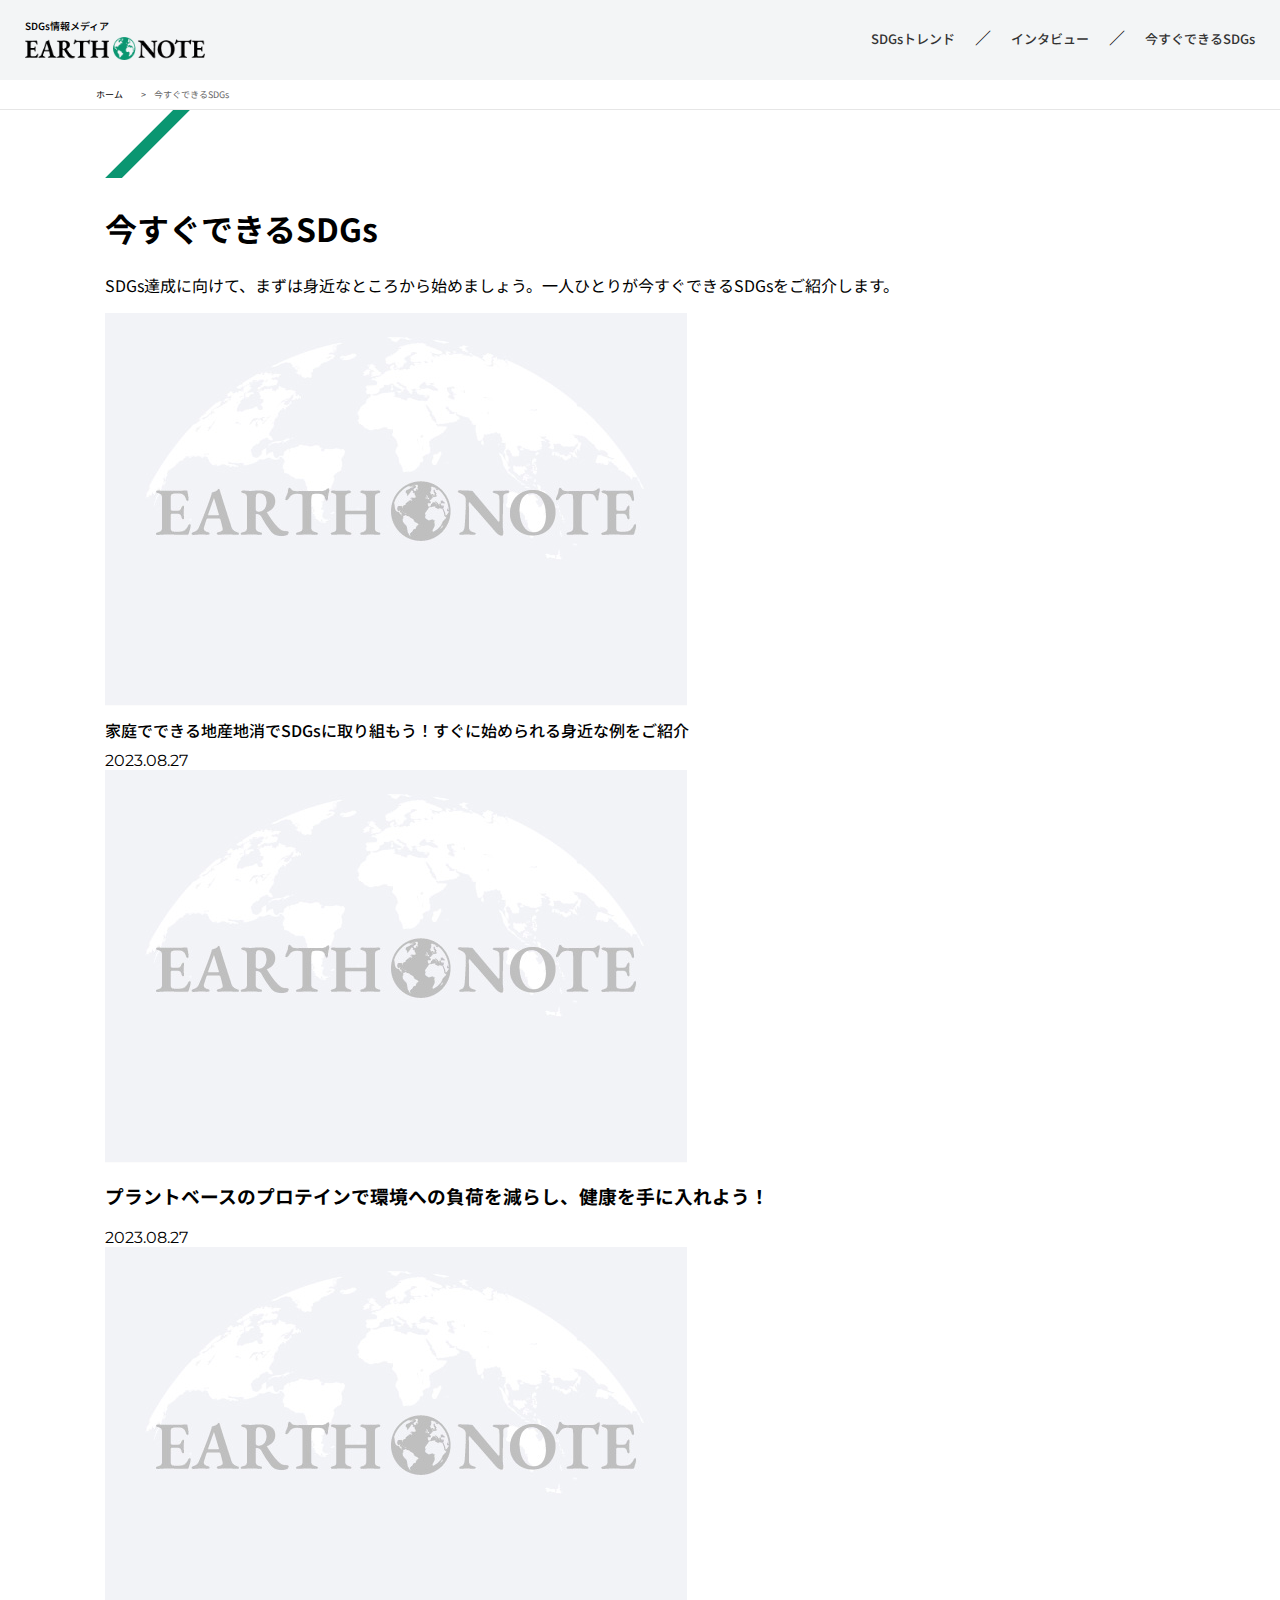
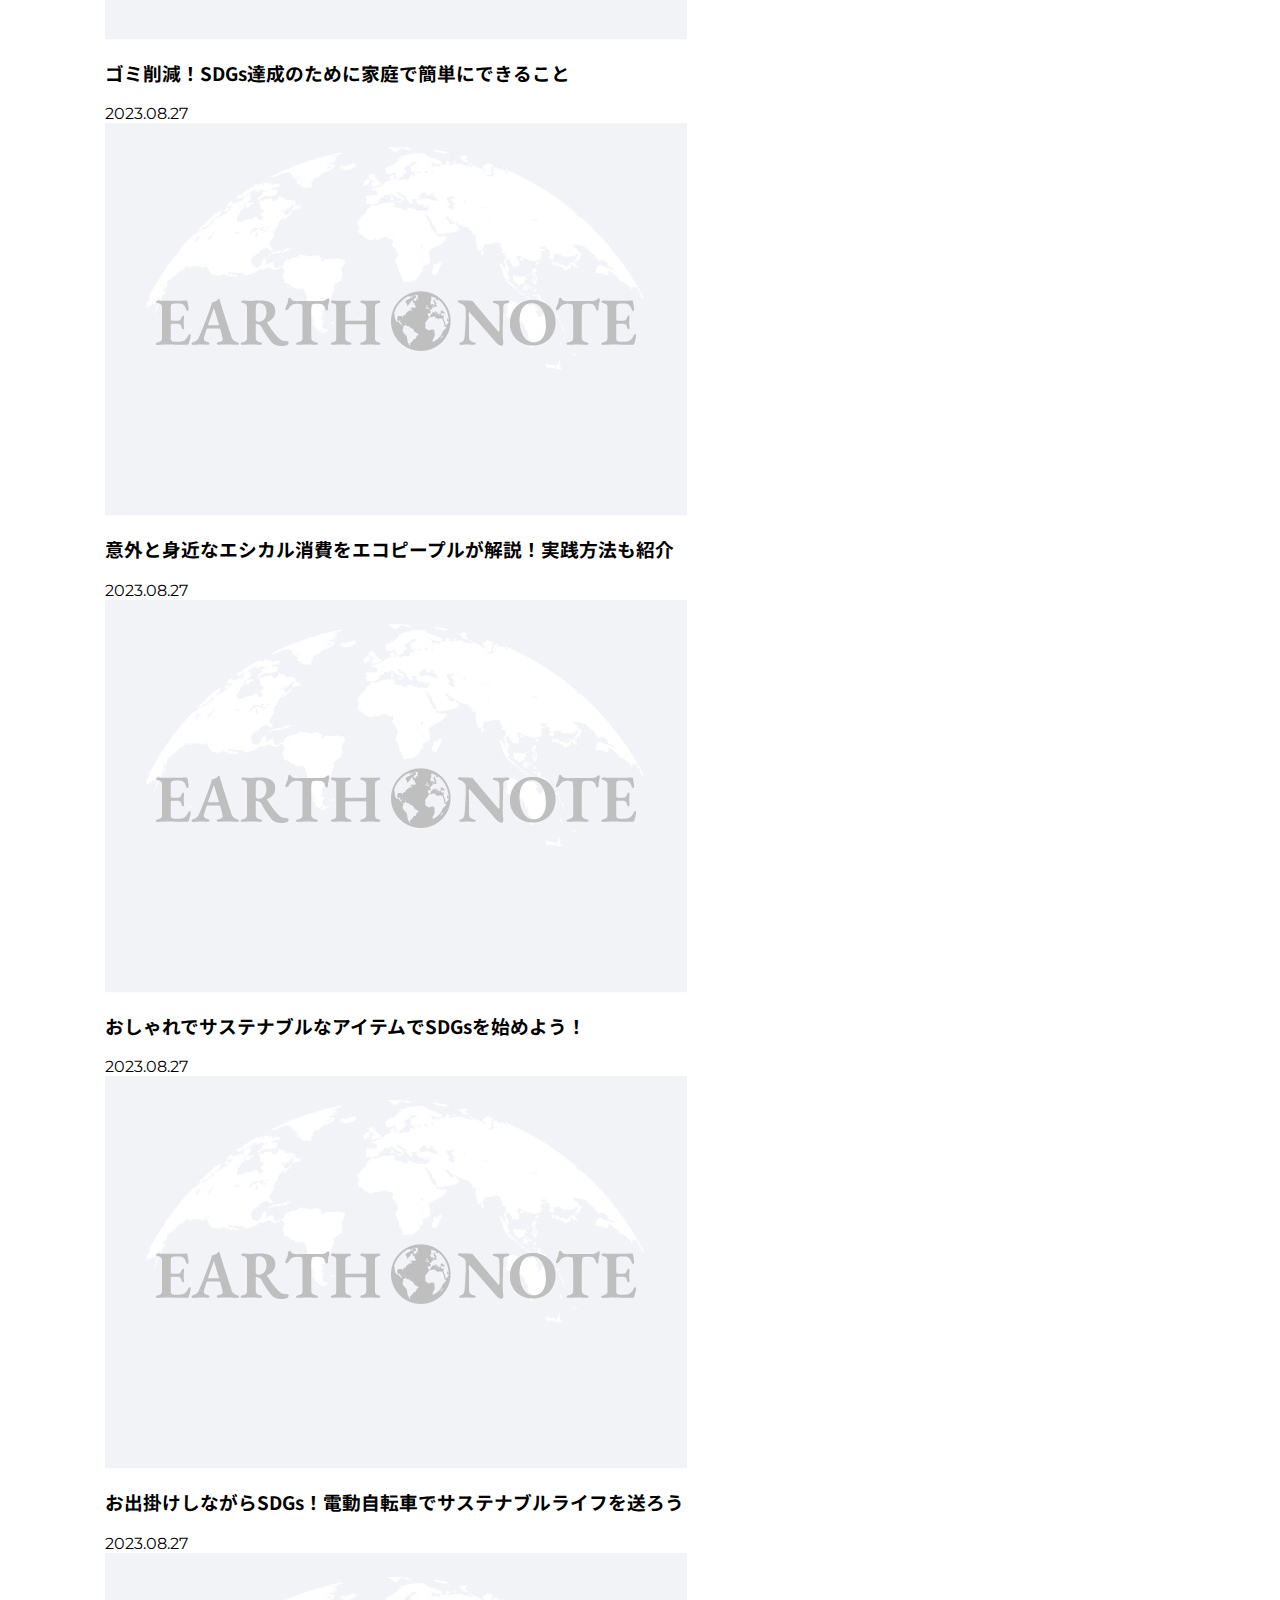
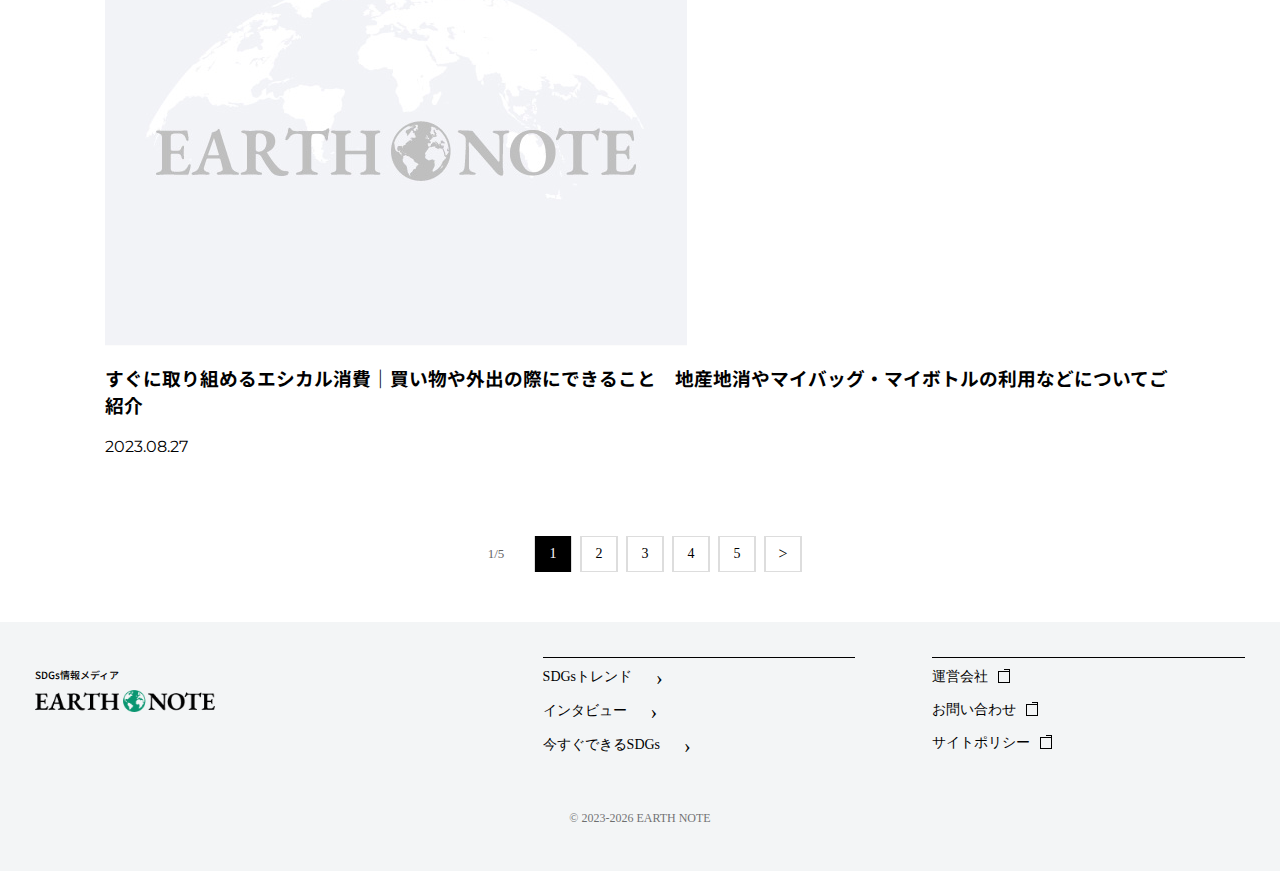
<file: familiar-sdgs.html>
<!doctype html>
<html lang="ja">
  <head>
    <meta charset="utf-8" />
    <title>SDGs情報メディア｜EARTH NOTE</title>

    <!-- タイトルの下に表示される文章。サイト内容（概要）、80~120字、キーワード入れる。-->
    <meta
      name="description"
      content="SDGs達成に取り組む企業インタビューや基礎知識をお伝えし、私たちにできることを紹介するWebメディアです。"
    />
    <!-- サイトの内容の目安に使われていたキーワード指定用。自分で管理、他の検索エンジン対策。Googleでは重要度は低い。 -->
    <meta name="keywords" content="SDGs,SDGsトレンド,リサイクル,サステナブル" />
    <!-- スマホ用のレスポンシブ設定。画面幅を端末の幅、最初の拡大率を100% -->
    <meta name="viewport" content="width=device-width, initial-scale=1.0" />
    <!-- スマホで勝手にリンクになるの防ぐタグ -->
    <meta name="format-detection" content="telephone=no,email=no,address=no" />

    <!-- リセットCSSリンク -->
    <link rel="stylesheet" href="css/reset.css" />
    <!-- CSSリンク -->
    <link rel="stylesheet" href="css/style.css" />

    <!-- ファビコン -->
    <link rel="icon" href="images/favicon.png" type="image/png" />
    <!-- <link rel="apple-touch-icon" href="icons/favicon.png">　アプリアイコン -->

    <!-- OGP -->
    <meta property="og:title" content="SDGs情報メディア｜EARTH NOTE" />
    <meta
      property="og:description"
      content="SDGsの企業インタビューや基礎知識を紹介"
    />
    <meta property="og:image" content="images/ogp.jpg" />
    <meta property="og:url" content="https://example.com" />
    <meta property="og:site_name" content="EARTH NOTE" />
    <meta property="og:type" content="website" />

    <!-- Google Fonts preconnect -->
    <link rel="preconnect" href="https://fonts.googleapis.com" />
    <link rel="preconnect" href="https://fonts.gstatic.com" crossorigin />

    <!-- Fonts -->
    <link
      href="https://fonts.googleapis.com/css2?family=Marcellus&family=Montserrat:wght@400;500;700&family=Noto+Sans+JP:wght@400;500;700&display=swap"
      rel="stylesheet"
    />
  </head>

  <body class="page-familiar-sdgs page-archive">
    <!-- ALLWrapper -->
    <div class="wrapper">
      <!-- header -->
      <header class="header">
        <div class="header__inner">
          <!-- ロゴ -->
          <div class="header__logo">
            <a href="index.html" aria-label="EARTH NOTE トップへ">
              <!-- alt画像説明、aria-label要素全体・操作の意味を説明 -->
              <span class="header__logo-lead font-noto" aria-hidden="true"
                >SDGs情報メディア</span
              >
              <img
                src="images/logo.png"
                alt="EARTH NOTE"
                class="header__logo-img"
              />
            </a>
          </div>
          <!-- nav -->
          <nav class="header__nav font-noto">
            <ul>
              <li><a href="sdgs-trends.html">SDGsトレンド</a></li>
              <li><a href="interview.html">インタビュー</a></li>
              <li><a href="familiar-sdgs.html">今すぐできるSDGs</a></li>
            </ul>
          </nav>
          <button
            class="header__hamburger"
            type="button"
            aria-label="メニュー"
            aria-controls="spMenu"
            aria-expanded="false"
          >
            <span class="header__hamburger-line" aria-hidden="true"></span>
          </button>
        </div>
      </header>
      <nav class="breadcrumb font-noto pc-only" aria-label="Breadcrumb">
        <div class="container">
          <ol class="breadcrumb__list">
            <li class="breadcrumb__item">
              <a href="index.html">ホーム</a>
            </li>
            <li class="breadcrumb__item" aria-current="page">
              今すぐできるSDGs<!-- 現在地にはリンクつけない -->
            </li>
          </ol>
        </div>
      </nav>
      <nav class="sp-menu" id="spMenu" aria-hidden="true">
        <div class="sp-menu__inner">
          <ul class="sp-menu__primary">
            <li class="sp-menu__item">
              <a class="sp-menu__link" href="interview.html">
                <span class="sp-menu__icon"></span>
                インタビュー</a
              >
            </li>
            <li class="sp-menu__item">
              <a class="sp-menu__link" href="sdgs-trends.html">
                <span class="sp-menu__icon"></span>
                SDGsトレンド</a
              >
            </li>
            <li class="sp-menu__item">
              <a class="sp-menu__link" href="familiar-sdgs.html">
                <span class="sp-menu__icon"></span>
                今すぐできるSDGs</a
              >
            </li>
          </ul>

          <hr class="sp-menu__divider" />

          <ul class="sp-menu__secondary">
            <li class="sp-menu__subitem">
              <a class="sp-menu__sublink" href="company.html"
                >運営会社 <span class="sp-menu__companyicon"></span
              ></a>
            </li>
            <li class="sp-menu__subitem">
              <a class="sp-menu__sublink" href="contact.html"
                >お問い合わせ <span class="sp-menu__companyicon"></span
              ></a>
            </li>
            <li class="sp-menu__subitem">
              <a class="sp-menu__sublink" href="policy.html"
                >サイトポリシー <span class="sp-menu__companyicon"></span
              ></a>
            </li>
          </ul>
        </div>
      </nav>

      <!-- =========================
            Familiar SDGs Archive
            ========================= -->
      <main class="page-familiar-sdgs-archive">
        <div class="container">
          <!-- ページ見出し -->
          <header class="familiar-sdgs__head">
            <div class="familiar-sdgs__title">
              <span class="section-heading__icon"></span>
              <h1 class="familiar-sdgs__heading-ja font-noto">
                今すぐできるSDGs
              </h1>
            </div>
            <p class="familiar-sdgs__lead font-noto">
              SDGs達成に向けて、まずは身近なところから始めましょう。一人ひとりが今すぐできるSDGsをご紹介します。
            </p>
          </header>

          <!-- 一覧 -->
          <section class="familiar-sdgs">
            <div class="familiar-sdgs__list familiar-sdgs__list--equal">
              <!-- article 1 -->
              <article class="familiar-sdgs__article-item">
                <a href="article.html">
                  <img
                    class="familiar-sdgs__article-image"
                    src="images/thumbnail-earthnote-default.jpg"
                    alt="フードマイレージ"
                  />
                  <h3 class="interview__article-title font-noto">
                    家庭でできる地産地消でSDGsに取り組もう！すぐに始められる身近な例をご紹介
                  </h3>
                  <time
                    class="familiar-sdgs__article-date font-montserrat"
                    datetime="2023-08-27"
                  >
                    2023.08.27
                  </time>
                </a>
              </article>

              <!-- article 2 -->
              <article class="familiar-sdgs__article-item">
                <a href="article.html">
                  <img
                    class="familiar-sdgs__article-image"
                    src="images/thumbnail-earthnote-default.jpg"
                    alt="プロテイン飲料"
                  />
                  <h3 class="familiar-sdgs__article-title font-noto">
                    プラントベースのプロテインで環境への負荷を減らし、健康を手に入れよう！
                  </h3>
                  <time
                    class="familiar-sdgs__article-date font-montserrat"
                    datetime="2023-08-27"
                  >
                    2023.08.27
                  </time>
                </a>
              </article>

              <!-- article 3 -->
              <article class="familiar-sdgs__article-item">
                <a href="article.html">
                  <img
                    class="familiar-sdgs__article-image"
                    src="images/thumbnail-earthnote-default.jpg"
                    alt="家庭ゴミの3R+R（リデュース、リユース、リサイクル、リニューアブル）"
                  />
                  <h3 class="familiar-sdgs__article-title font-noto">
                    ゴミ削減！SDGs達成のために家庭で簡単にできること
                  </h3>
                  <time
                    class="familiar-sdgs__article-date font-montserrat"
                    datetime="2023-08-27"
                  >
                    2023.08.27
                  </time>
                </a>
              </article>

              <!-- article 4 -->
              <article class="familiar-sdgs__article-item">
                <a href="article.html">
                  <img
                    class="familiar-sdgs__article-image"
                    src="images/thumbnail-earthnote-default.jpg"
                    alt="エシカル消費"
                  />
                  <h3 class="familiar-sdgs__article-title font-noto">
                    意外と身近なエシカル消費をエコピープルが解説！実践方法も紹介
                  </h3>
                  <time
                    class="familiar-sdgs__article-date font-montserrat"
                    datetime="2023-08-27"
                  >
                    2023.08.27
                  </time>
                </a>
              </article>

              <!-- article 5 -->
              <article class="familiar-sdgs__article-item">
                <a href="article.html">
                  <img
                    class="familiar-sdgs__article-image"
                    src="images/thumbnail-earthnote-default.jpg"
                    alt="サステナブルアイテム"
                  />
                  <h3 class="familiar-sdgs__article-title font-noto">
                    おしゃれでサステナブルなアイテムでSDGsを始めよう！
                  </h3>
                  <time
                    class="familiar-sdgs__article-date font-montserrat"
                    datetime="2023-08-27"
                  >
                    2023.08.27
                  </time>
                </a>
              </article>

              <!-- article 6 -->
              <article class="familiar-sdgs__article-item">
                <a href="article.html">
                  <img
                    class="familiar-sdgs__article-image"
                    src="images/thumbnail-earthnote-default.jpg"
                    alt="電動アシスト自転車"
                  />
                  <h3 class="familiar-sdgs__article-title font-noto">
                    お出掛けしながらSDGs！電動自転車でサステナブルライフを送ろう
                  </h3>
                  <time
                    class="familiar-sdgs__article-date font-montserrat"
                    datetime="2023-08-27"
                  >
                    2023.08.27
                  </time>
                </a>
              </article>

              <!-- article 7 -->
              <article class="familiar-sdgs__article-item">
                <a href="article.html">
                  <img
                    class="familiar-sdgs__article-image"
                    src="images/thumbnail-earthnote-default.jpg"
                    alt="エシカル消費"
                  />
                  <h3 class="familiar-sdgs__article-title font-noto">
                    すぐに取り組めるエシカル消費｜買い物や外出の際にできること　地産地消やマイバッグ・マイボトルの利用などについてご紹介
                  </h3>
                  <time
                    class="familiar-sdgs__article-date font-montserrat"
                    datetime="2023-08-27"
                  >
                    2023.08.27
                  </time>
                </a>
              </article>
            </div>
          </section>

          <nav class="pagination">
            <ul class="pagination__list">
              <li class="pagination__item pagination__info">1/5</li>

              <li class="pagination__item is-current">
                <!--表示中のページ-->
                <a href="#">1</a>
              </li>
              <li class="pagination__item">
                <a href="#">2</a>
              </li>
              <li class="pagination__item">
                <a href="#">3</a>
              </li>
              <li class="pagination__item">
                <a href="#">4</a>
              </li>
              <li class="pagination__item">
                <a href="#">5</a>
              </li>

              <li class="pagination__item pagination__next">
                <a href="#">&gt;</a
                ><!-- &gt; は > を表示するHTMLエスケープ -->
              </li>
            </ul>
          </nav>
        </div>
      </main>
      <footer class="footer">
        <div class="footer__inner">
          <!-- 左：ロゴ -->
          <div class="footer__brand">
            <p class="footer__label">SDGs情報メディア</p>
            <img src="images/logo.png" alt="EARTH NOTE" />
          </div>

          <!-- 中央起点 -->
          <div class="footer__nav-wrap">
            <!-- 右：リンク -->
            <nav class="footer__nav" aria-label="フッターナビ">
              <ul class="footer__nav-main">
                <li><a href="sdgs-trends.html">SDGsトレンド</a></li>
                <li><a href="interview.html">インタビュー</a></li>
                <li><a href="familiar-sdgs.html">今すぐできるSDGs</a></li>
              </ul>

              <ul class="footer__nav-sub">
                <li><a href="#" class="is-external">運営会社</a></li>
                <li><a href="#" class="is-external">お問い合わせ</a></li>
                <li><a href="#" class="is-external">サイトポリシー</a></li>
              </ul>
            </nav>
          </div>
          <!-- /footer__nav-wrap -->
        </div>
        <!-- /footer__inner -->
        <p class="footer__copy">© 2023-2026 EARTH NOTE</p>
      </footer>

      <!-- 右下固定TOPボタン -->
      <button class="to-top" id="toTop" aria-label="ページ上部へ">TOP</button>
    </div>

    <script src="js/common.js" defer></script>
  </body>
</html>
</file>
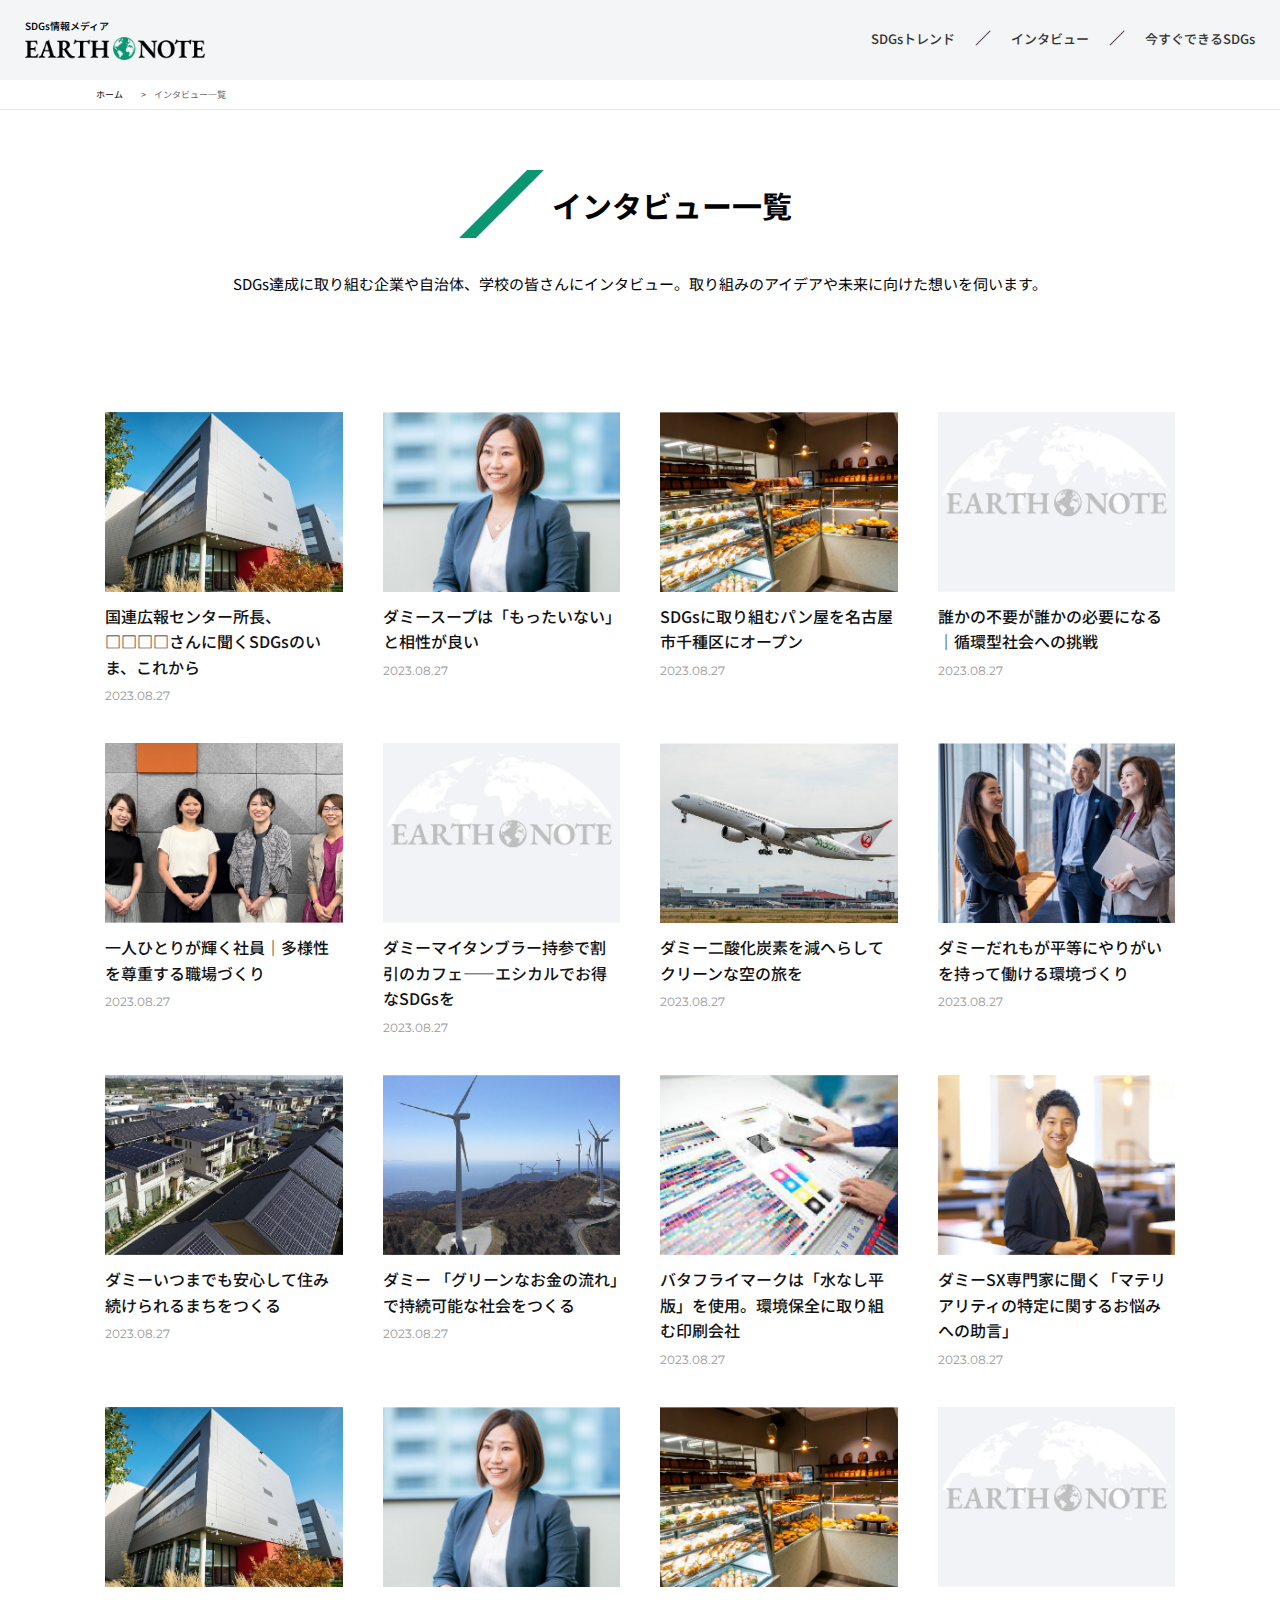
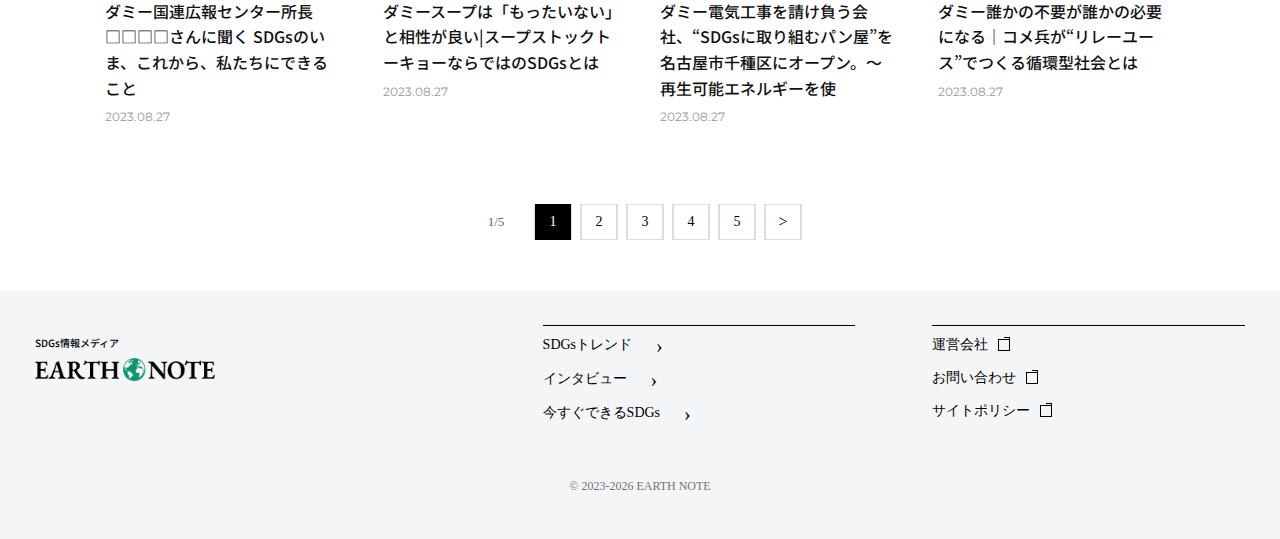
<file: interview.html>
<!doctype html>
<html lang="ja">
  <head>
    <meta charset="utf-8" />
    <title>SDGs情報メディア｜EARTH NOTE</title>

    <!-- タイトルの下に表示される文章。サイト内容（概要）、80~120字、キーワード入れる。-->
    <meta
      name="description"
      content="SDGs達成に取り組む企業インタビューや基礎知識をお伝えし、私たちにできることを紹介するWebメディアです。"
    />
    <!-- サイトの内容の目安に使われていたキーワード指定用。自分で管理、他の検索エンジン対策。Googleでは重要度は低い。 -->
    <meta name="keywords" content="SDGs,SDGsトレンド,リサイクル,サステナブル" />
    <!-- スマホ用のレスポンシブ設定。画面幅を端末の幅、最初の拡大率を100% -->
    <meta name="viewport" content="width=device-width, initial-scale=1.0" />
    <!-- スマホで勝手にリンクになるの防ぐタグ -->
    <meta name="format-detection" content="telephone=no,email=no,address=no" />

    <!-- リセットCSSリンク -->
    <link rel="stylesheet" href="css/reset.css" />
    <!-- CSSリンク -->
    <link rel="stylesheet" href="css/style.css" />

    <!-- ファビコン -->
    <link rel="icon" href="images/favicon.png" type="image/png" />
    <!-- <link rel="apple-touch-icon" href="icons/favicon.png">　アプリアイコン -->

    <!-- OGP -->
    <meta property="og:title" content="SDGs情報メディア｜EARTH NOTE" />
    <meta
      property="og:description"
      content="SDGsの企業インタビューや基礎知識を紹介"
    />
    <meta property="og:image" content="images/ogp.jpg" />
    <meta property="og:url" content="https://example.com" />
    <meta property="og:site_name" content="EARTH NOTE" />
    <meta property="og:type" content="website" />

    <!-- Google Fonts preconnect -->
    <link rel="preconnect" href="https://fonts.googleapis.com" />
    <link rel="preconnect" href="https://fonts.gstatic.com" crossorigin />

    <!-- Fonts -->
    <link
      href="https://fonts.googleapis.com/css2?family=Marcellus&family=Montserrat:wght@400;500;700&family=Noto+Sans+JP:wght@400;500;700&display=swap"
      rel="stylesheet"
    />
  </head>

  <body class="page-interview page-archive">
    <!-- ALLWrapper -->
    <div class="wrapper">
      <!-- header -->
      <header class="header">
        <div class="header__inner">
          <!-- ロゴ -->
          <div class="header__logo">
            <a href="index.html" aria-label="EARTH NOTE トップへ">
              <!-- alt画像説明、aria-label要素全体・操作の意味を説明 -->
              <span class="header__logo-lead font-noto" aria-hidden="true"
                >SDGs情報メディア</span
              >
              <img
                src="images/logo.png"
                alt="EARTH NOTE"
                class="header__logo-img"
              />
            </a>
          </div>
          <!-- nav -->
          <nav class="header__nav font-noto">
            <ul>
              <li><a href="sdgs-trends.html">SDGsトレンド</a></li>
              <li><a href="interview.html">インタビュー</a></li>
              <li><a href="familiar-sdgs.html">今すぐできるSDGs</a></li>
            </ul>
          </nav>
          <button
            class="header__hamburger"
            type="button"
            aria-label="メニュー"
            aria-controls="spMenu"
            aria-expanded="false"
          >
            <span class="header__hamburger-line" aria-hidden="true"></span>
          </button>
        </div>
      </header>
      <nav class="breadcrumb font-noto pc-only" aria-label="Breadcrumb">
        <div class="container">
          <ol class="breadcrumb__list">
            <li class="breadcrumb__item">
              <a href="index.html">ホーム</a>
            </li>
            <li class="breadcrumb__item" aria-current="page">
              インタビュー一覧<!-- 現在地にはリンクつけない -->
            </li>
          </ol>
        </div>
      </nav>
      <nav class="sp-menu" id="spMenu" aria-hidden="true">
        <div class="sp-menu__inner">
          <ul class="sp-menu__primary">
            <li class="sp-menu__item">
              <a class="sp-menu__link" href="interview.html">
                <span class="sp-menu__icon"></span>
                インタビュー</a
              >
            </li>
            <li class="sp-menu__item">
              <a class="sp-menu__link" href="sdgs-trends.html">
                <span class="sp-menu__icon"></span>
                SDGsトレンド</a
              >
            </li>
            <li class="sp-menu__item">
              <a class="sp-menu__link" href="familiar-sdgs.html">
                <span class="sp-menu__icon"></span>
                今すぐできるSDGs</a
              >
            </li>
          </ul>

          <hr class="sp-menu__divider" />

          <ul class="sp-menu__secondary">
            <li class="sp-menu__subitem">
              <a class="sp-menu__sublink" href="company.html"
                >運営会社 <span class="sp-menu__companyicon"></span
              ></a>
            </li>
            <li class="sp-menu__subitem">
              <a class="sp-menu__sublink" href="contact.html"
                >お問い合わせ <span class="sp-menu__companyicon"></span
              ></a>
            </li>
            <li class="sp-menu__subitem">
              <a class="sp-menu__sublink" href="policy.html"
                >サイトポリシー <span class="sp-menu__companyicon"></span
              ></a>
            </li>
          </ul>
        </div>
      </nav>

      <!-- =========================
            Interview Archive
            ========================= -->
      <main class="page-interview-archive">
        <div class="container">
          <!-- ページ見出し -->
          <header class="interview__head">
            <div class="interview__title">
              <span class="section-heading__icon"></span>
              <h1 class="interview__heading-ja font-noto">インタビュー一覧</h1>
            </div>
            <p class="interview__lead font-noto">
              SDGs達成に取り組む企業や自治体、学校の皆さんにインタビュー。取り組みのアイデアや未来に向けた想いを伺います。
            </p>
          </header>

          <!-- 一覧 -->
          <section class="interview">
            <div class="interview__list interview__list--equal">
              <!-- article 1 -->
              <article class="interview__article-item">
                <a href="article.html">
                  <img
                    class="interview__article-image"
                    src="images/interview-public-center.jpg"
                    alt="国連広報センター"
                  />
                  <h3 class="interview__article-title font-noto">
                    国連広報センター所長、□□□□さんに聞くSDGsのいま、これから
                  </h3>
                  <time
                    class="interview__article-date font-montserrat"
                    datetime="2023-08-27"
                  >
                    2023.08.27
                  </time>
                </a>
              </article>

              <!-- article 2 -->
              <article class="interview__article-item">
                <a href="article.html">
                  <img
                    class="interview__article-image"
                    src="images/interview-office-woman.jpg"
                    alt=""
                  />
                  <h3 class="interview__article-title font-noto">
                    ダミースープは「もったいない」と相性が良い
                  </h3>
                  <time
                    class="interview__article-date font-montserrat"
                    datetime="2023-08-27"
                  >
                    2023.08.27
                  </time>
                </a>
              </article>

              <!-- article 3 -->
              <article class="interview__article-item">
                <a href="article.html">
                  <img
                    class="interview__article-image"
                    src="images/sustainable-bakery.jpg"
                    alt=""
                  />
                  <h3 class="interview__article-title font-noto">
                    SDGsに取り組むパン屋を名古屋市千種区にオープン
                  </h3>
                  <time
                    class="interview__article-date font-montserrat"
                    datetime="2023-08-27"
                  >
                    2023.08.27
                  </time>
                </a>
              </article>

              <!-- article 4 -->
              <article class="interview__article-item">
                <a href="article.html">
                  <img
                    class="interview__article-image"
                    src="images/thumbnail-earthnote-default.jpg"
                    alt=""
                  />
                  <h3 class="interview__article-title font-noto">
                    誰かの不要が誰かの必要になる｜循環型社会への挑戦
                  </h3>
                  <time
                    class="interview__article-date font-montserrat"
                    datetime="2023-08-27"
                  >
                    2023.08.27
                  </time>
                </a>
              </article>

              <!-- article 5 -->
              <article class="interview__article-item">
                <a href="article.html">
                  <img
                    class="interview__article-image"
                    src="images/interview-team-women.jpg"
                    alt=""
                  />
                  <h3 class="interview__article-title font-noto">
                    一人ひとりが輝く社員｜多様性を尊重する職場づくり
                  </h3>
                  <time
                    class="interview__article-date font-montserrat"
                    datetime="2023-08-27"
                  >
                    2023.08.27
                  </time>
                </a>
              </article>

              <!-- article 6 -->
              <article class="interview__article-item">
                <a href="article.html">
                  <img
                    class="interview__article-image"
                    src="images/thumbnail-earthnote-default.jpg"
                    alt="エシカル"
                  />
                  <h3 class="interview__article-title font-noto">
                    ダミーマイタンブラー持参で割引のカフェ――エシカルでお得なSDGsを
                  </h3>
                  <time
                    class="interview__article-date font-montserrat"
                    datetime="2023-08-27"
                  >
                    2023.08.27
                  </time>
                </a>
              </article>

              <!-- article 7 -->
              <article class="interview__article-item">
                <a href="article.html">
                  <img
                    class="interview__article-image"
                    src="images/clean-air.jpg"
                    alt="クリーンエア"
                  />
                  <h3 class="interview__article-title font-noto">
                    ダミー二酸化炭素を減へらしてクリーンな空の旅を
                  </h3>
                  <time
                    class="interview__article-date font-montserrat"
                    datetime="2023-08-27"
                  >
                    2023.08.27
                  </time>
                </a>
              </article>

              <!-- article 8 -->
              <article class="interview__article-item">
                <a href="article.html">
                  <img
                    class="interview__article-image"
                    src="images/inclusive-workplace.jpg"
                    alt="職場環境づくり"
                  />
                  <h3 class="interview__article-title font-noto">
                    ダミーだれもが平等にやりがいを持って働ける環境づくり
                  </h3>
                  <time
                    class="interview__article-date font-montserrat"
                    datetime="2023-08-27"
                  >
                    2023.08.27
                  </time>
                </a>
              </article>

              <!-- article 9 -->
              <article class="interview__article-item">
                <a href="article.html">
                  <img
                    class="interview__article-image"
                    src="images/sustainable-community.jpg"
                    alt="エコなまち"
                  />
                  <h3 class="interview__article-title font-noto">
                    ダミーいつまでも安心して住み続けられるまちをつくる
                  </h3>
                  <time
                    class="interview__article-date font-montserrat"
                    datetime="2023-08-27"
                  >
                    2023.08.27
                  </time>
                </a>
              </article>

              <!-- article 10 -->
              <article class="interview__article-item">
                <a href="article.html">
                  <img
                    class="interview__article-image"
                    src="images/green-energy.jpg"
                    alt="グリーンなお金の流れ"
                  />
                  <h3 class="interview__article-title font-noto">
                    ダミー 「グリーンなお金の流れ」で持続可能な社会をつくる
                  </h3>
                  <time
                    class="interview__article-date font-montserrat"
                    datetime="2023-08-27"
                  >
                    2023.08.27
                  </time>
                </a>
              </article>

              <!-- article 11 -->
              <article class="interview__article-item">
                <a href="article.html">
                  <img
                    class="interview__article-image"
                    src="images/eco-production.jpg"
                    alt="環境保全に取り組む印刷会社"
                  />
                  <h3 class="interview__article-title font-noto">
                    バタフライマークは「水なし平版」を使用。環境保全に取り組む印刷会社
                  </h3>
                  <time
                    class="interview__article-date font-montserrat"
                    datetime="2023-08-27"
                  >
                    2023.08.27
                  </time>
                </a>
              </article>

              <!-- article 12 -->
              <article class="interview__article-item">
                <a href="article.html">
                  <img
                    class="interview__article-image"
                    src="images/sustainability-expert.jpg"
                    alt="SX専門家"
                  />
                  <h3 class="interview__article-title font-noto">
                    ダミーSX専門家に聞く「マテリアリティの特定に関するお悩みへの助言」
                  </h3>
                  <time
                    class="interview__article-date font-montserrat"
                    datetime="2023-08-27"
                  >
                    2023.08.27
                  </time>
                </a>
              </article>

              <!-- article 13 -->
              <article class="interview__article-item">
                <a href="article.html">
                  <img
                    class="interview__article-image"
                    src="images/interview-public-center.jpg"
                    alt="国連広報センター所長"
                  />
                  <h3 class="interview__article-title font-noto">
                    ダミー国連広報センター所長　□□□□さんに聞く
                    SDGsのいま、これから、私たちにできること
                  </h3>
                  <time
                    class="interview__article-date font-montserrat"
                    datetime="2023-08-27"
                  >
                    2023.08.27
                  </time>
                </a>
              </article>

              <!-- article 14 -->
              <article class="interview__article-item">
                <a href="article.html">
                  <img
                    class="interview__article-image"
                    src="images/interview-office-woman.jpg"
                    alt="エシカル"
                  />
                  <h3 class="interview__article-title font-noto">
                    ダミースープは「もったいない」と相性が良い|スープストックトーキョーならではのSDGsとは
                  </h3>
                  <time
                    class="interview__article-date font-montserrat"
                    datetime="2023-08-27"
                  >
                    2023.08.27
                  </time>
                </a>
              </article>

              <!-- article 15 -->
              <article class="interview__article-item">
                <a href="article.html">
                  <img
                    class="interview__article-image"
                    src="images/sustainable-bakery.jpg"
                    alt="SDGsパン屋"
                  />
                  <h3 class="interview__article-title font-noto">
                    ダミー電気工事を請け負う会社、“SDGsに取り組むパン屋”を名古屋市千種区にオープン。～再生可能エネルギーを使
                  </h3>
                  <time
                    class="interview__article-date font-montserrat"
                    datetime="2023-08-27"
                  >
                    2023.08.27
                  </time>
                </a>
              </article>

              <!-- article 16 -->
              <article class="interview__article-item">
                <a href="article.html">
                  <img
                    class="interview__article-image"
                    src="images/thumbnail-earthnote-default.jpg"
                    alt="リレーユース"
                  />
                  <h3 class="interview__article-title font-noto">
                    ダミー誰かの不要が誰かの必要になる｜コメ兵が“リレーユース”でつくる循環型社会とは
                  </h3>
                  <time
                    class="interview__article-date font-montserrat"
                    datetime="2023-08-27"
                  >
                    2023.08.27
                  </time>
                </a>
              </article>
            </div>
          </section>
          <nav class="pagination">
            <ul class="pagination__list">
              <li class="pagination__item pagination__info">1/5</li>

              <li class="pagination__item is-current">
                <!--表示中のページ-->
                <a href="#">1</a>
              </li>
              <li class="pagination__item">
                <a href="#">2</a>
              </li>
              <li class="pagination__item">
                <a href="#">3</a>
              </li>
              <li class="pagination__item">
                <a href="#">4</a>
              </li>
              <li class="pagination__item">
                <a href="#">5</a>
              </li>

              <li class="pagination__item pagination__next">
                <a href="#">&gt;</a
                ><!-- &gt; は > を表示するHTMLエスケープ -->
              </li>
            </ul>
          </nav>
        </div>
      </main>
      <footer class="footer">
        <div class="footer__inner">
          <!-- 左：ロゴ -->
          <div class="footer__brand">
            <p class="footer__label">SDGs情報メディア</p>
            <img src="images/logo.png" alt="EARTH NOTE" />
          </div>

          <!-- 中央起点 -->
          <div class="footer__nav-wrap">
            <!-- 右：リンク -->
            <nav class="footer__nav" aria-label="フッターナビ">
              <ul class="footer__nav-main">
                <li><a href="#">SDGsトレンド</a></li>
                <li><a href="#">インタビュー</a></li>
                <li><a href="#">今すぐできるSDGs</a></li>
              </ul>

              <ul class="footer__nav-sub">
                <li><a href="#" class="is-external">運営会社</a></li>
                <li><a href="#" class="is-external">お問い合わせ</a></li>
                <li><a href="#" class="is-external">サイトポリシー</a></li>
              </ul>
            </nav>
          </div>
          <!-- /footer__nav-wrap -->
        </div>
        <!-- /footer__inner -->
        <p class="footer__copy">© 2023-2026 EARTH NOTE</p>
      </footer>

      <!-- 右下固定TOPボタン -->
      <button class="to-top" id="toTop" aria-label="ページ上部へ">TOP</button>
    </div>

    <script src="js/common.js" defer></script>
  </body>
</html>
</file>
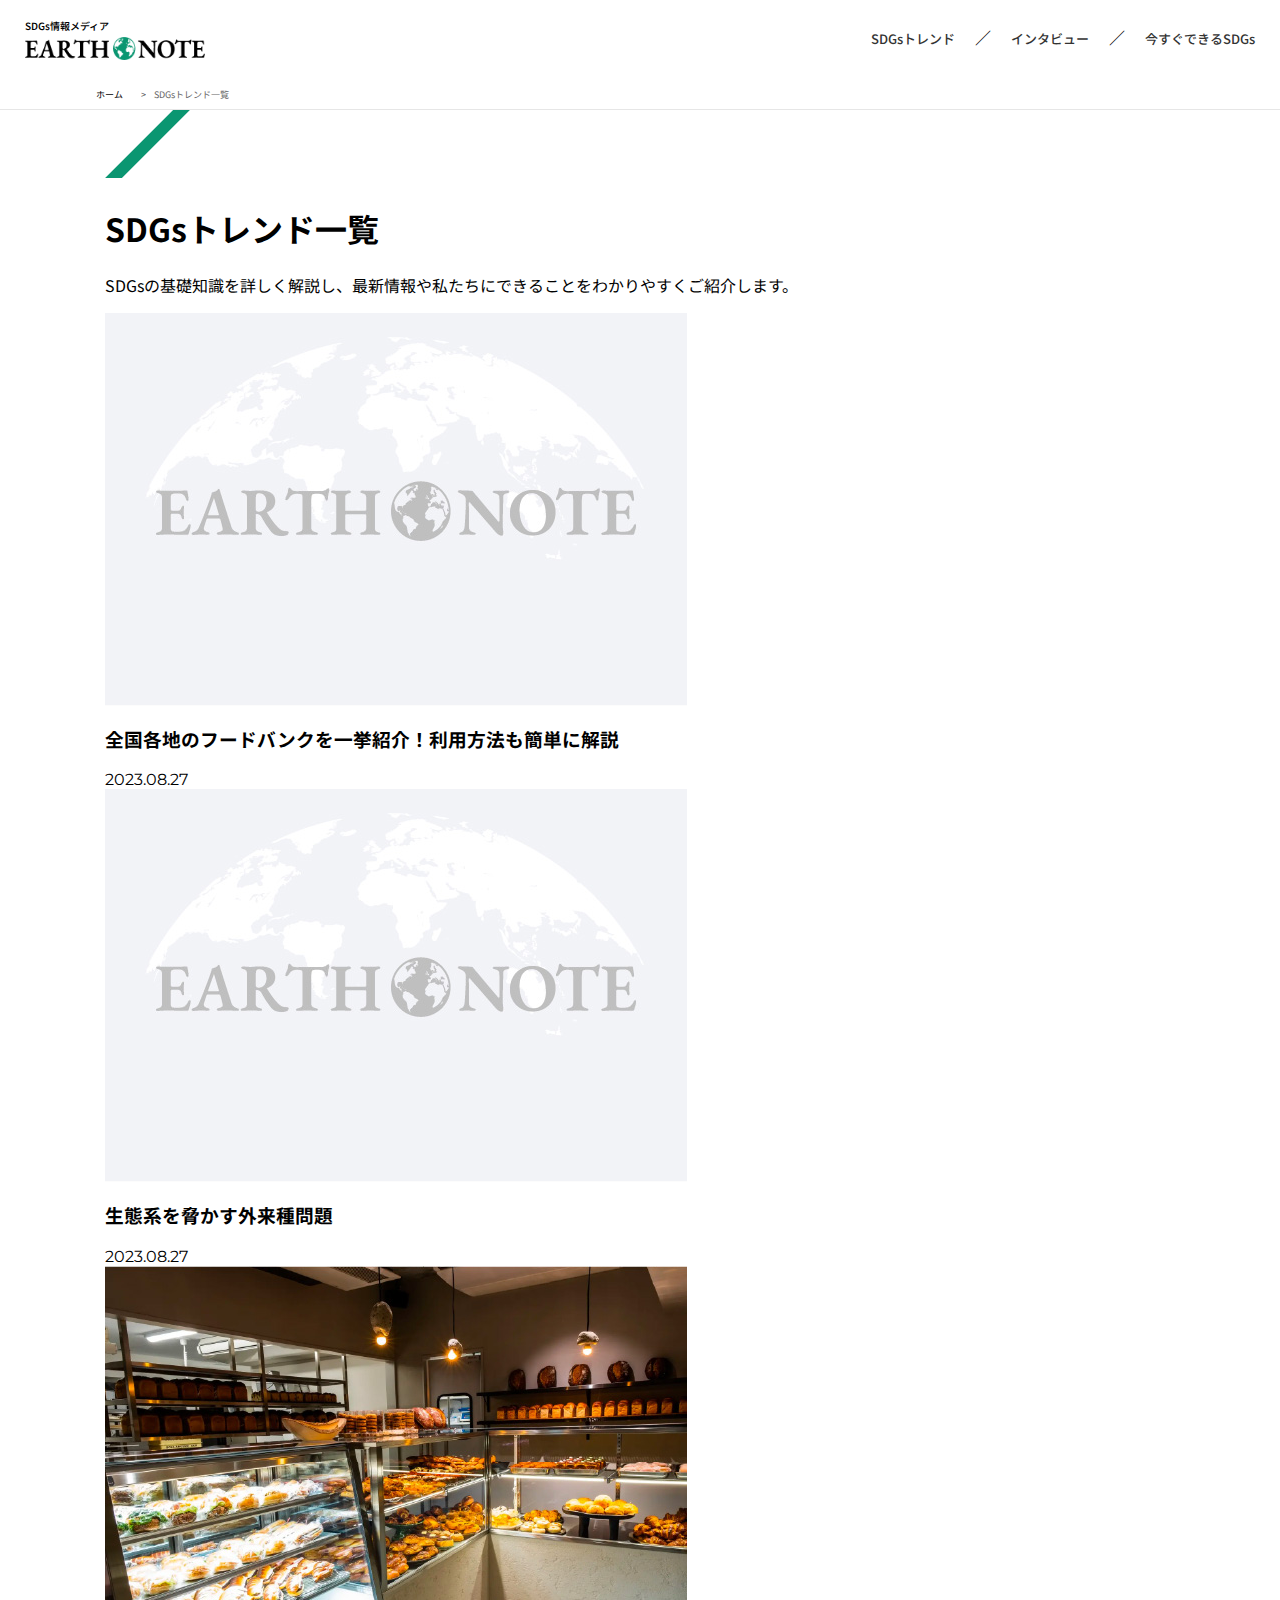
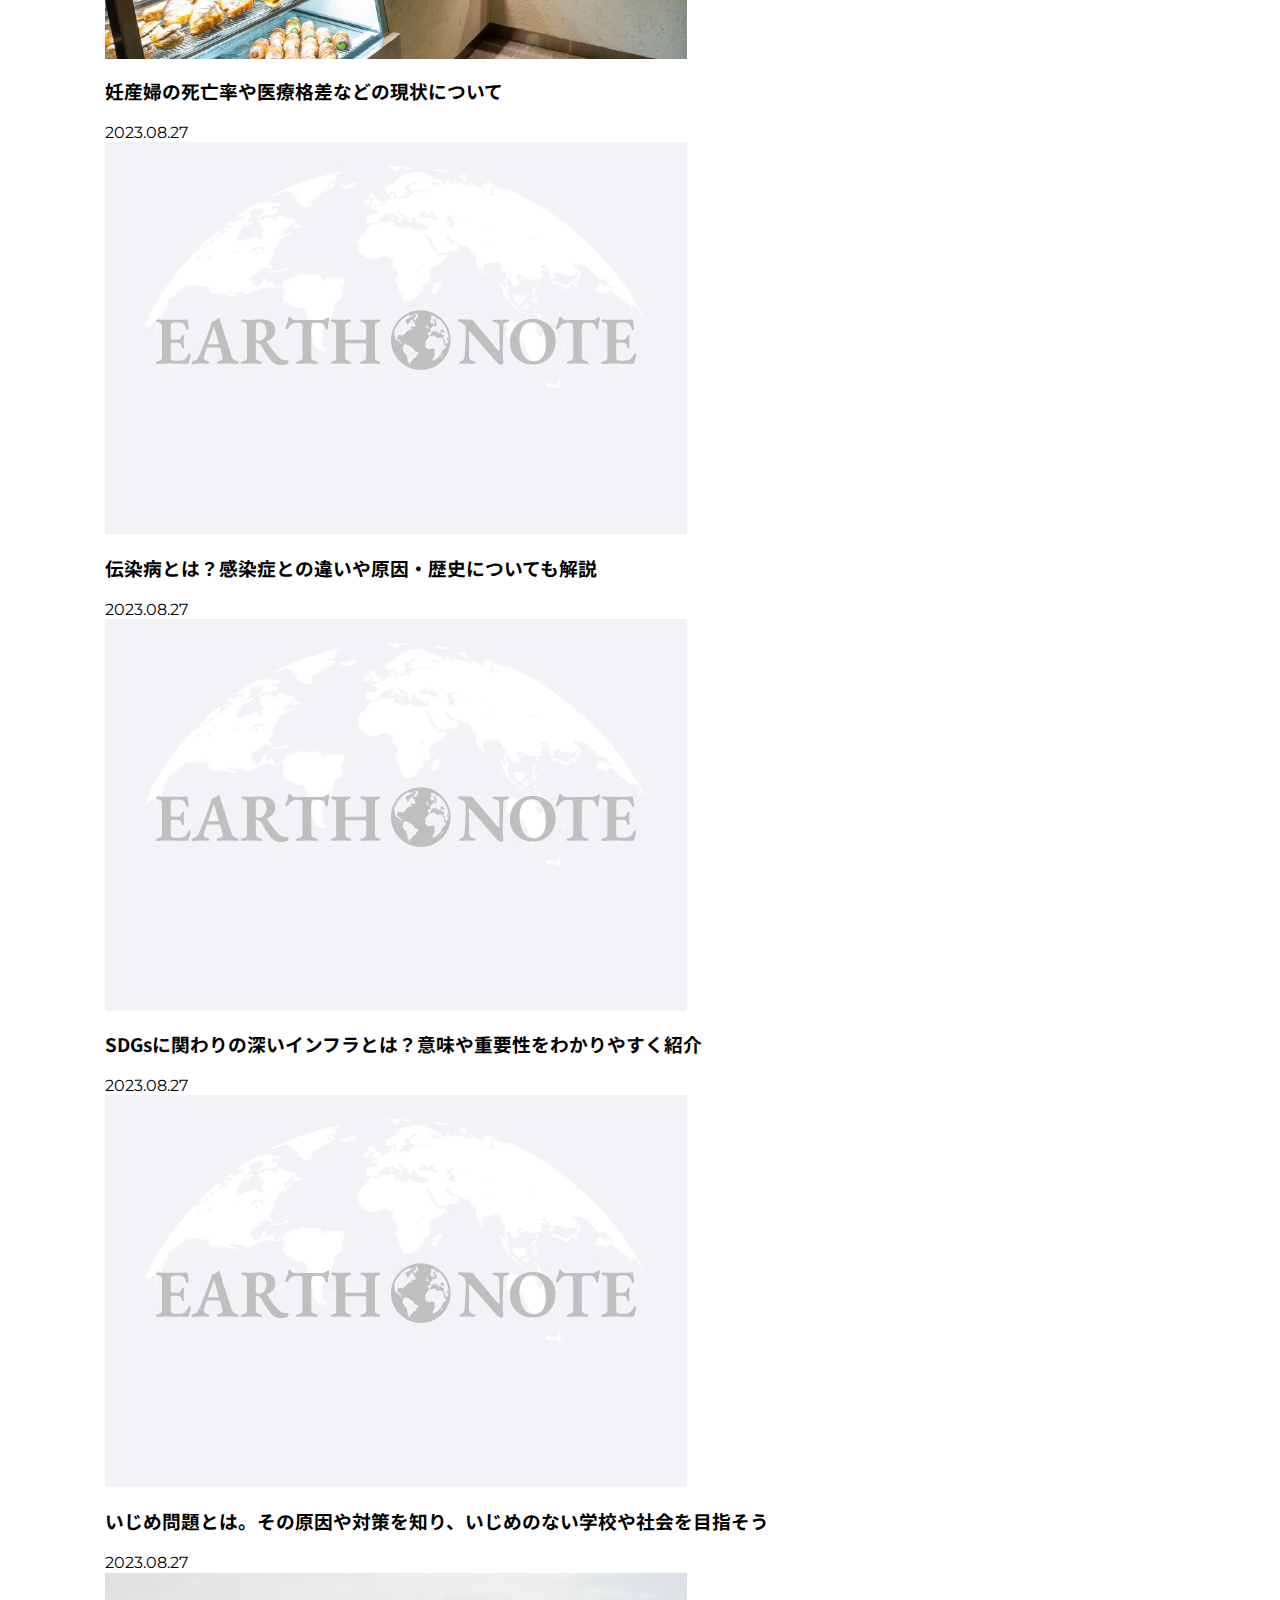
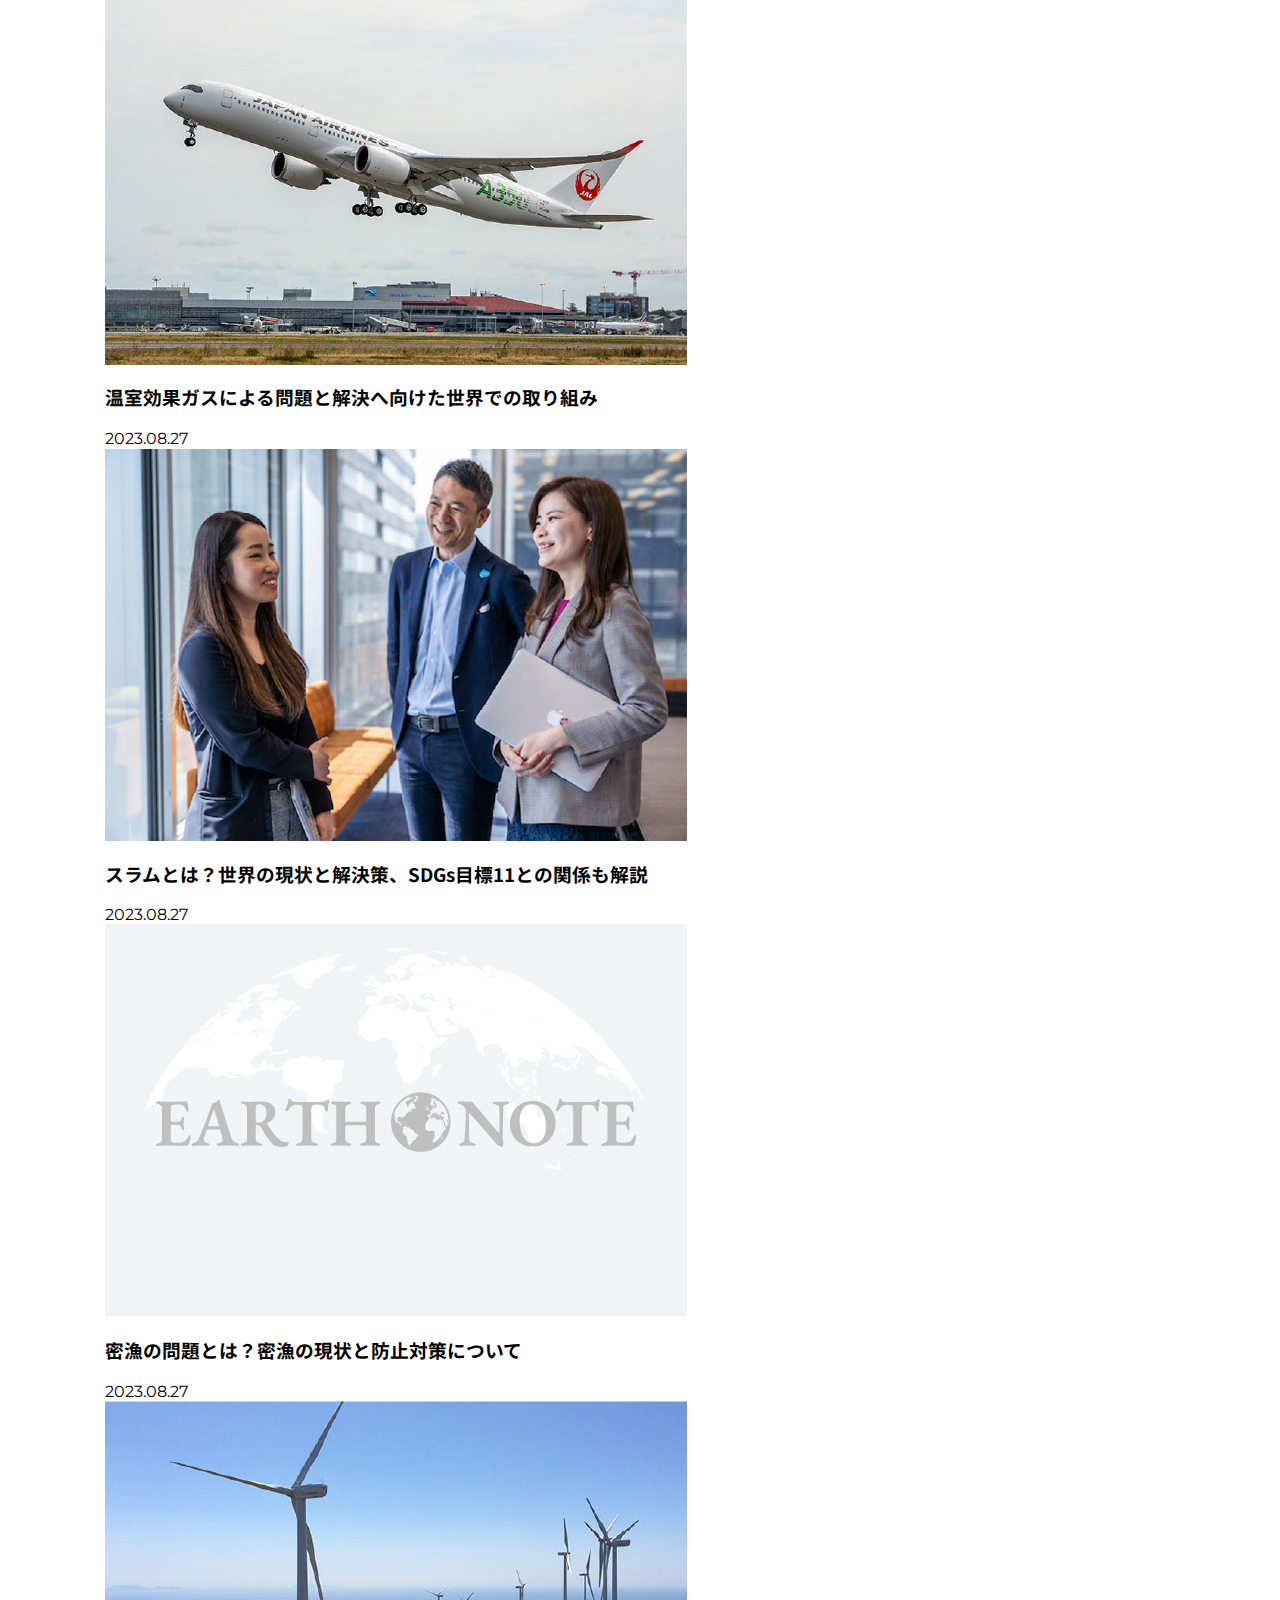
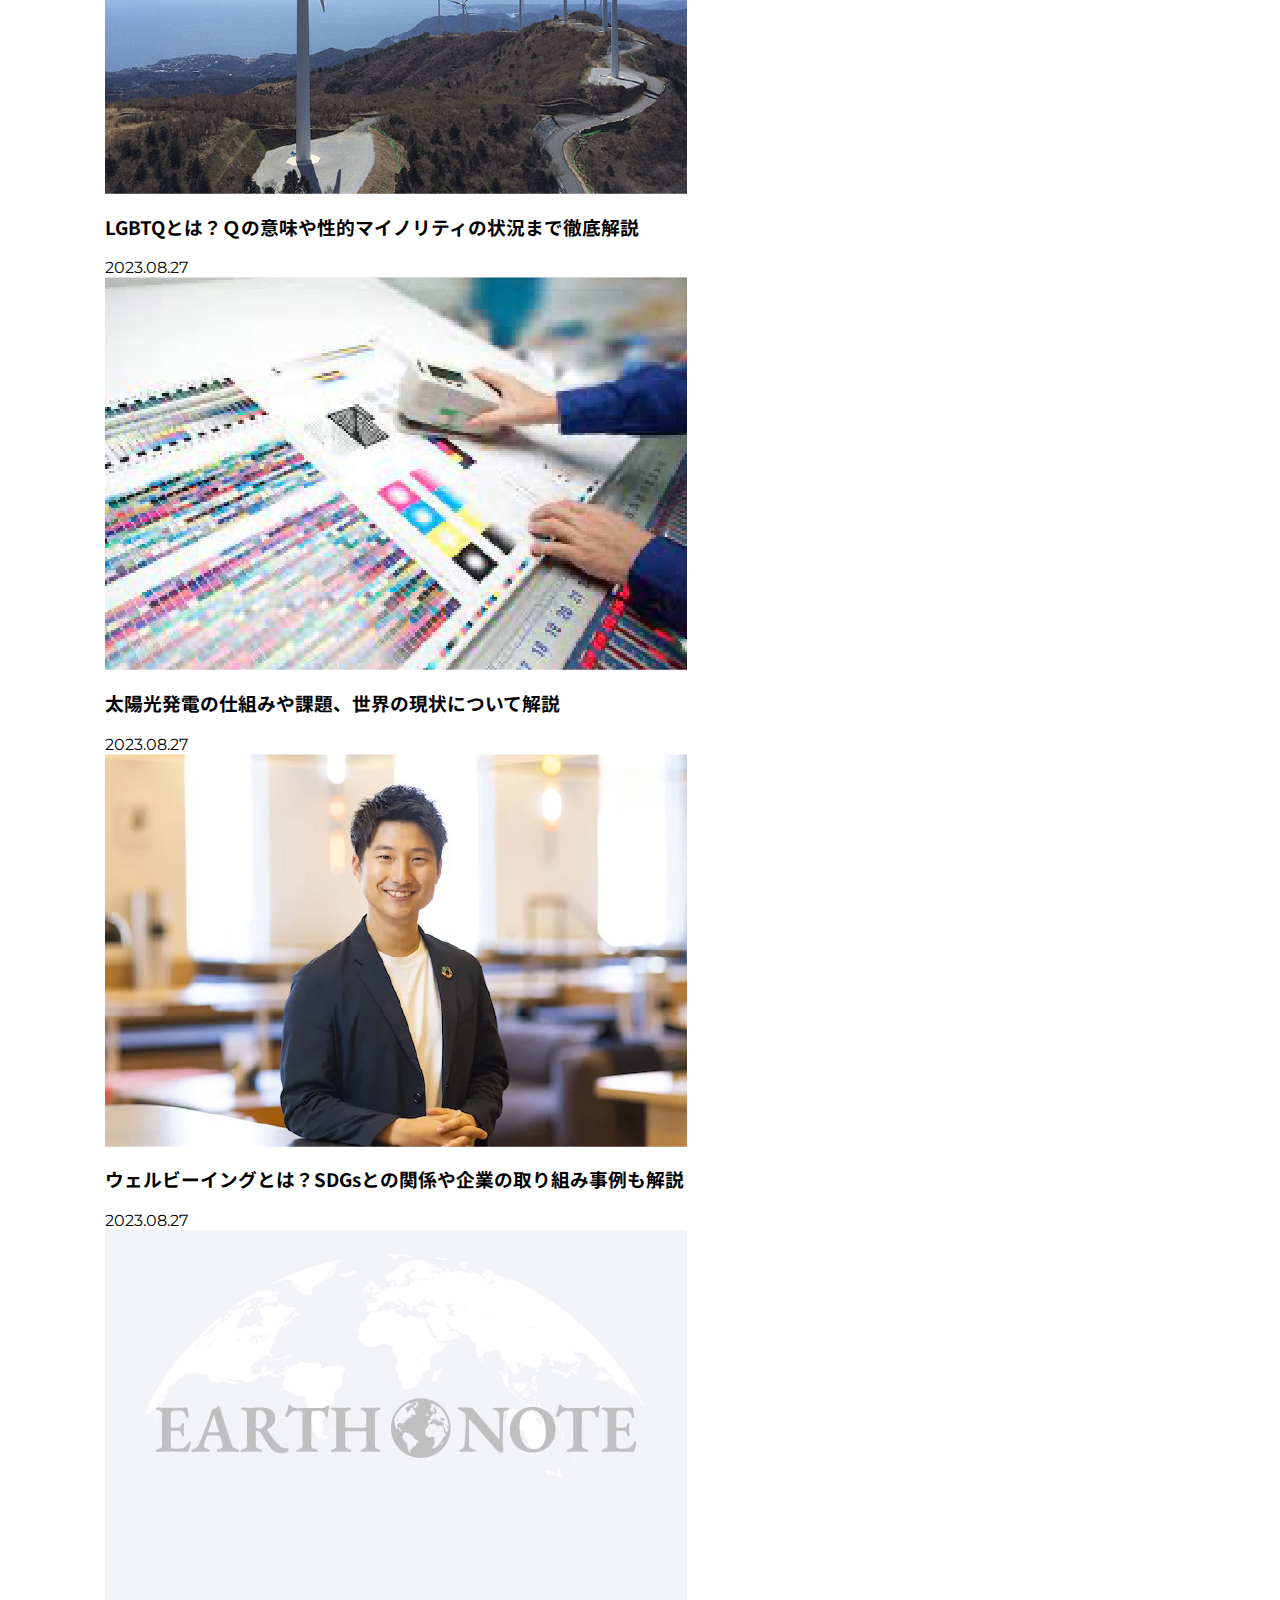
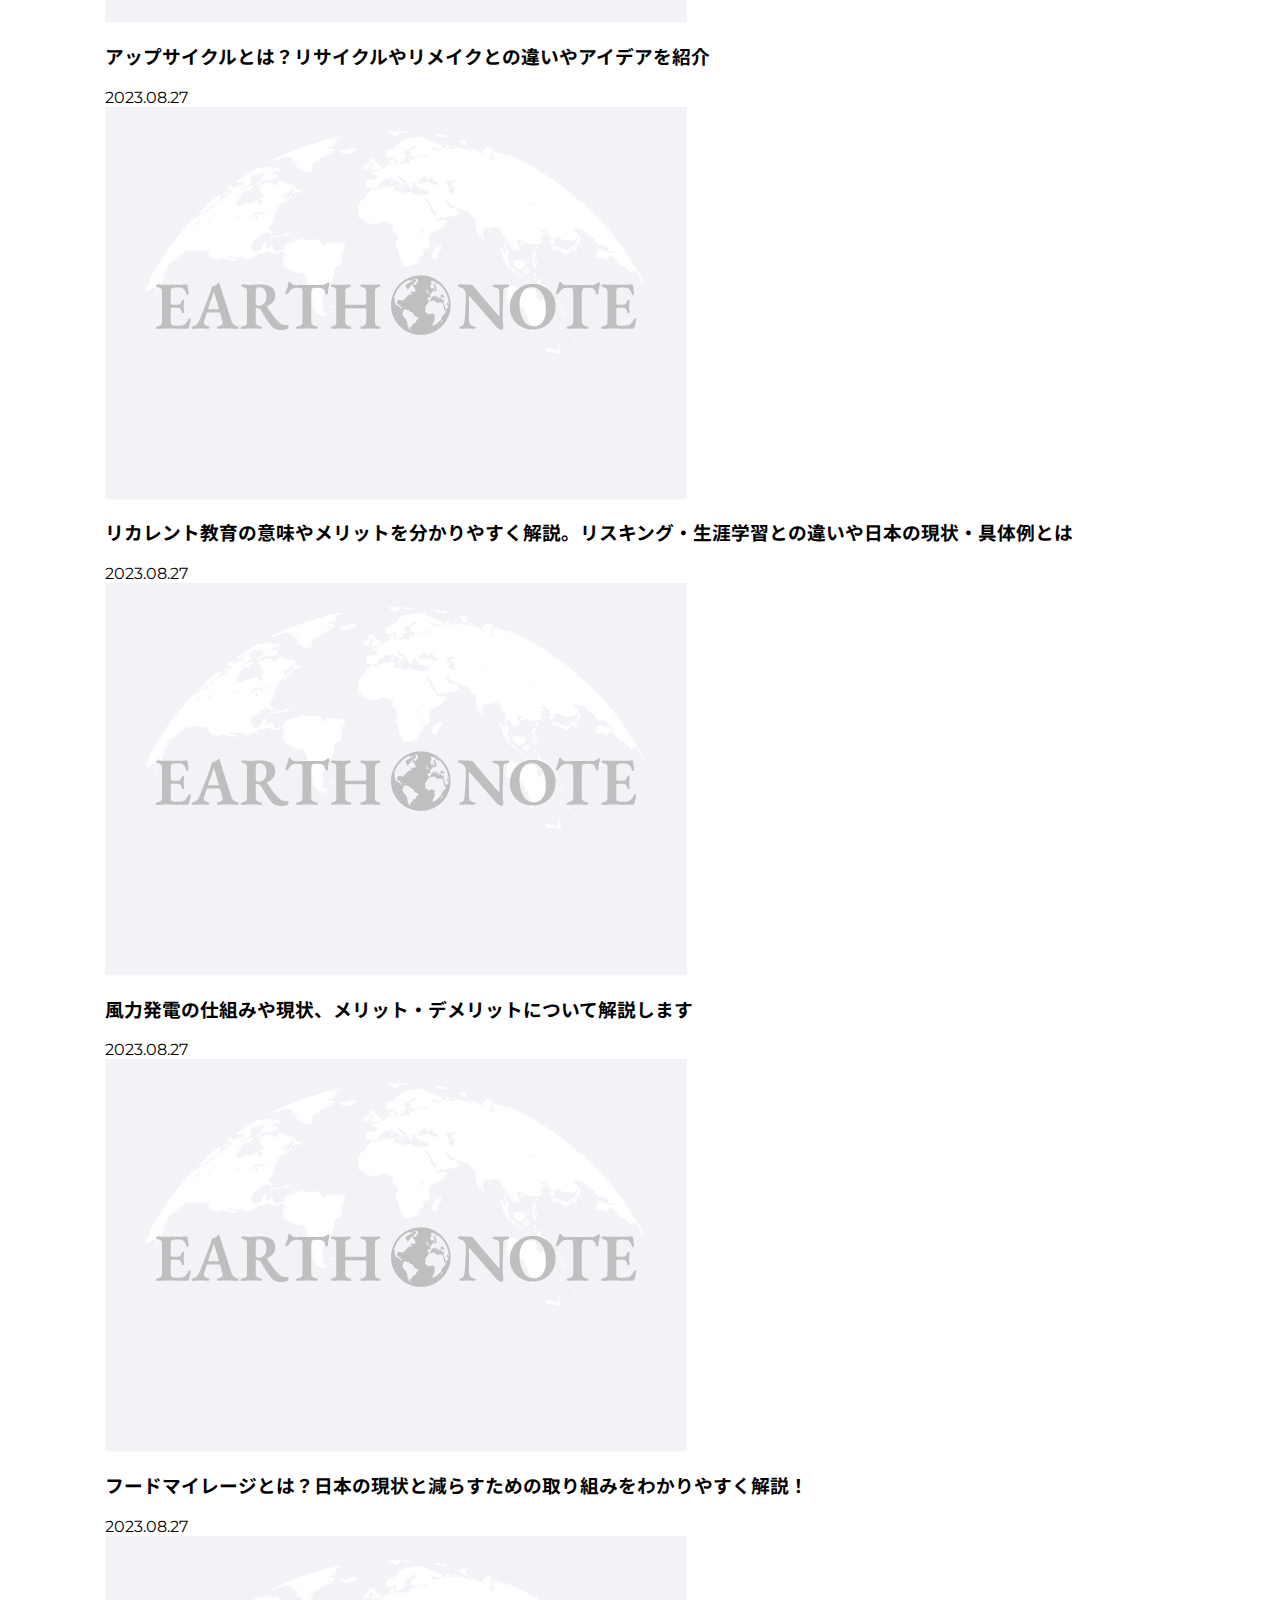
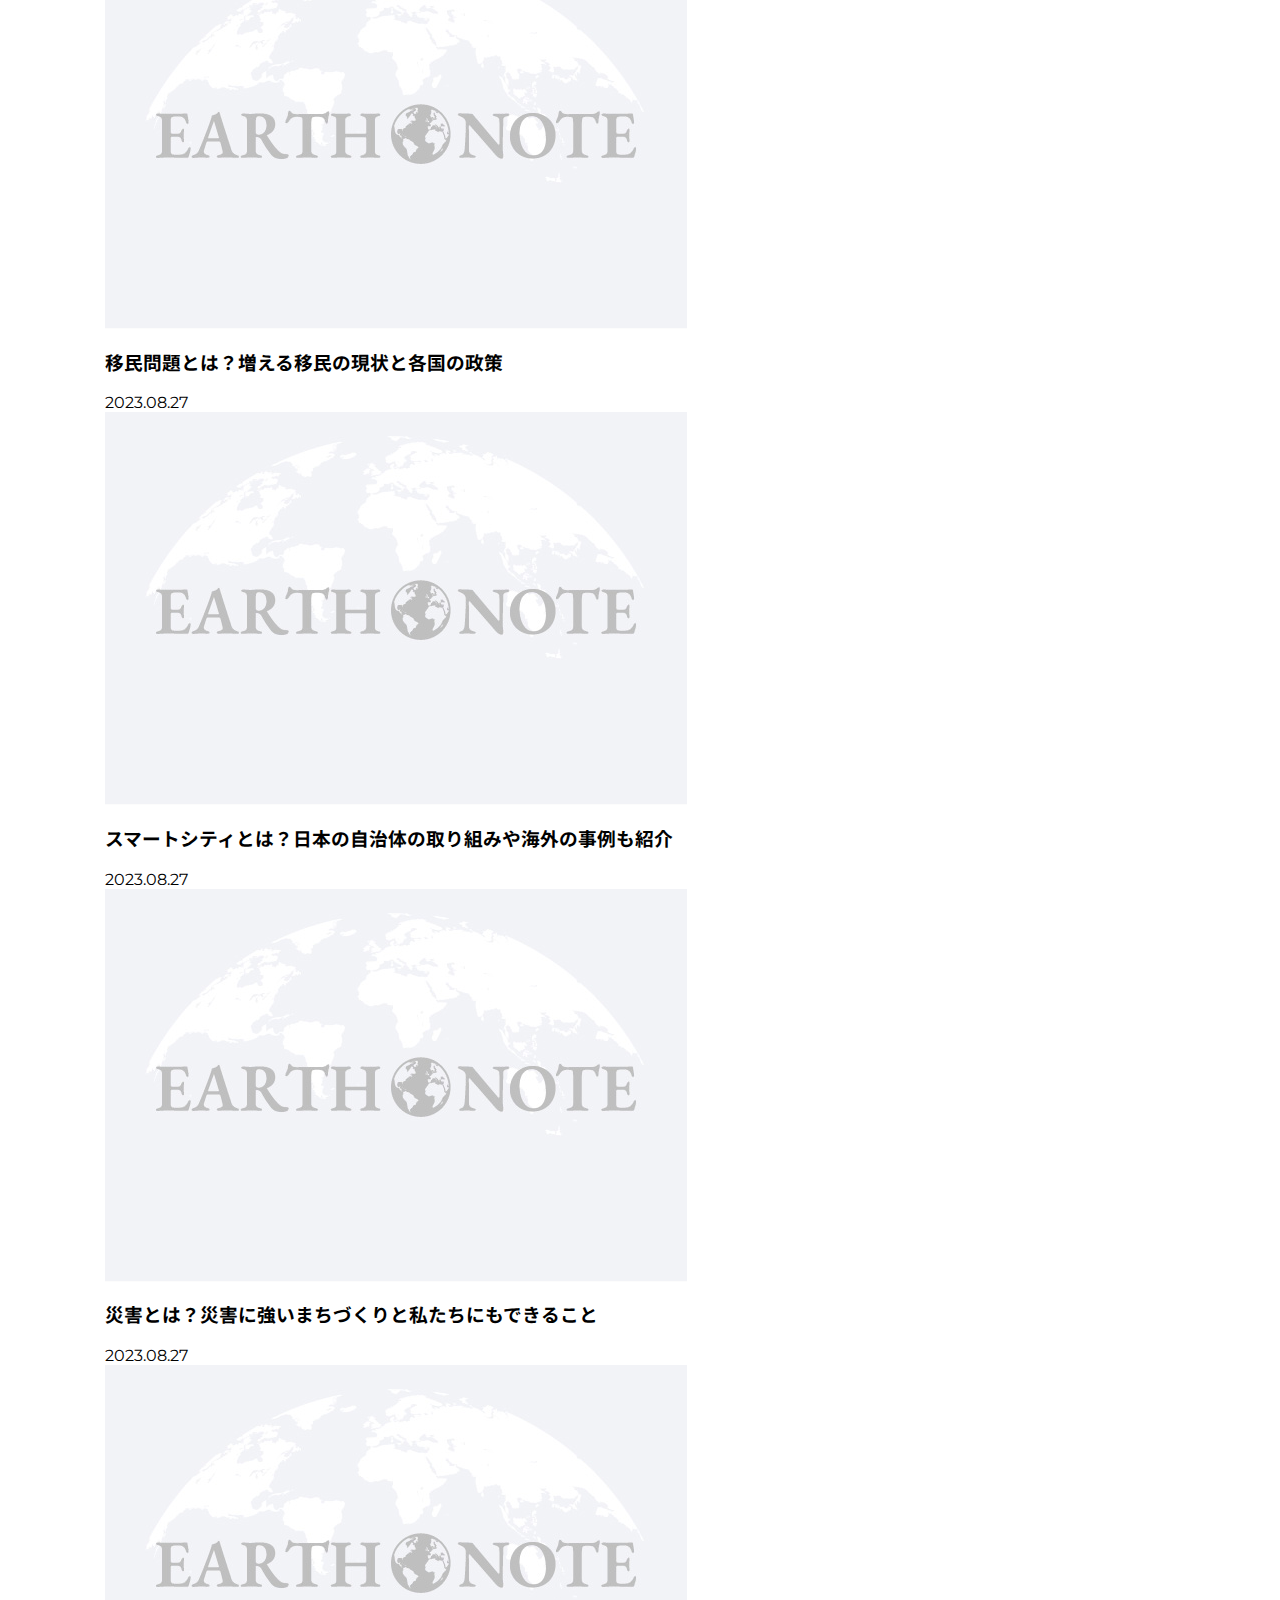
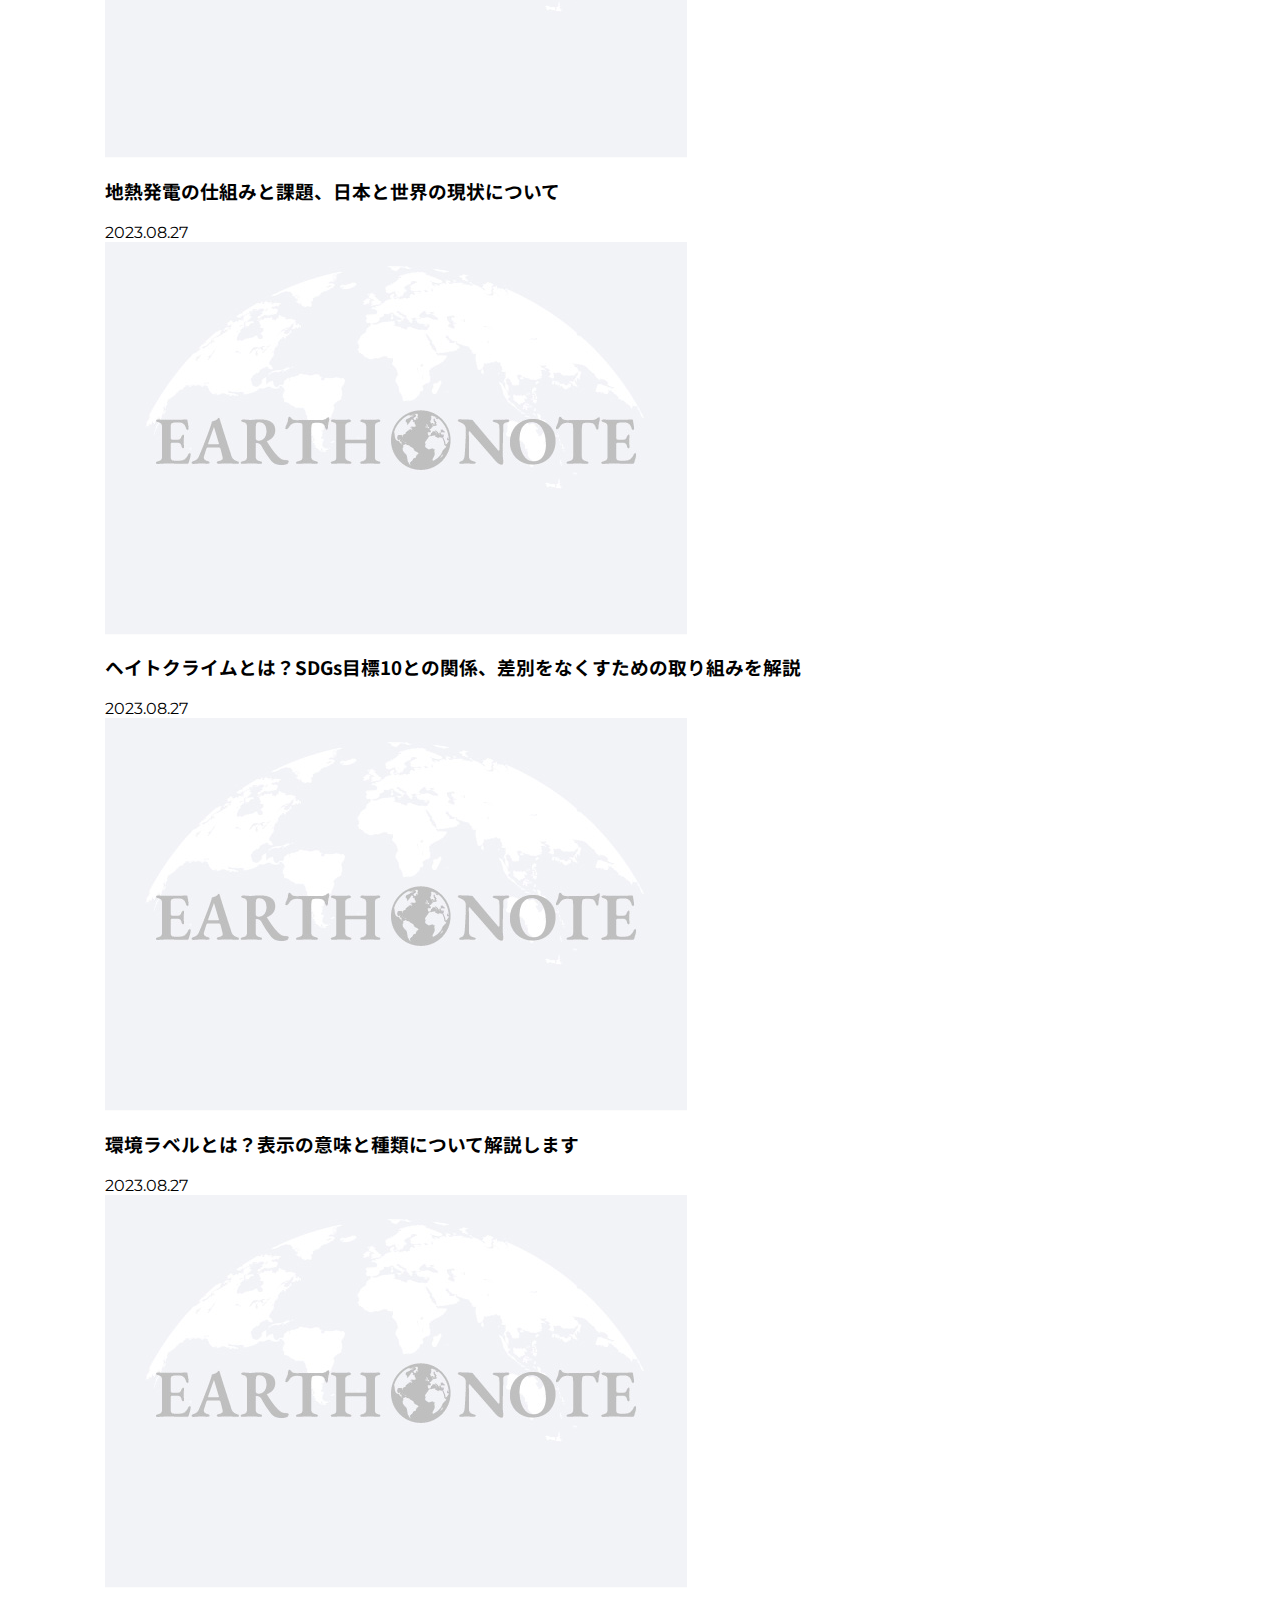
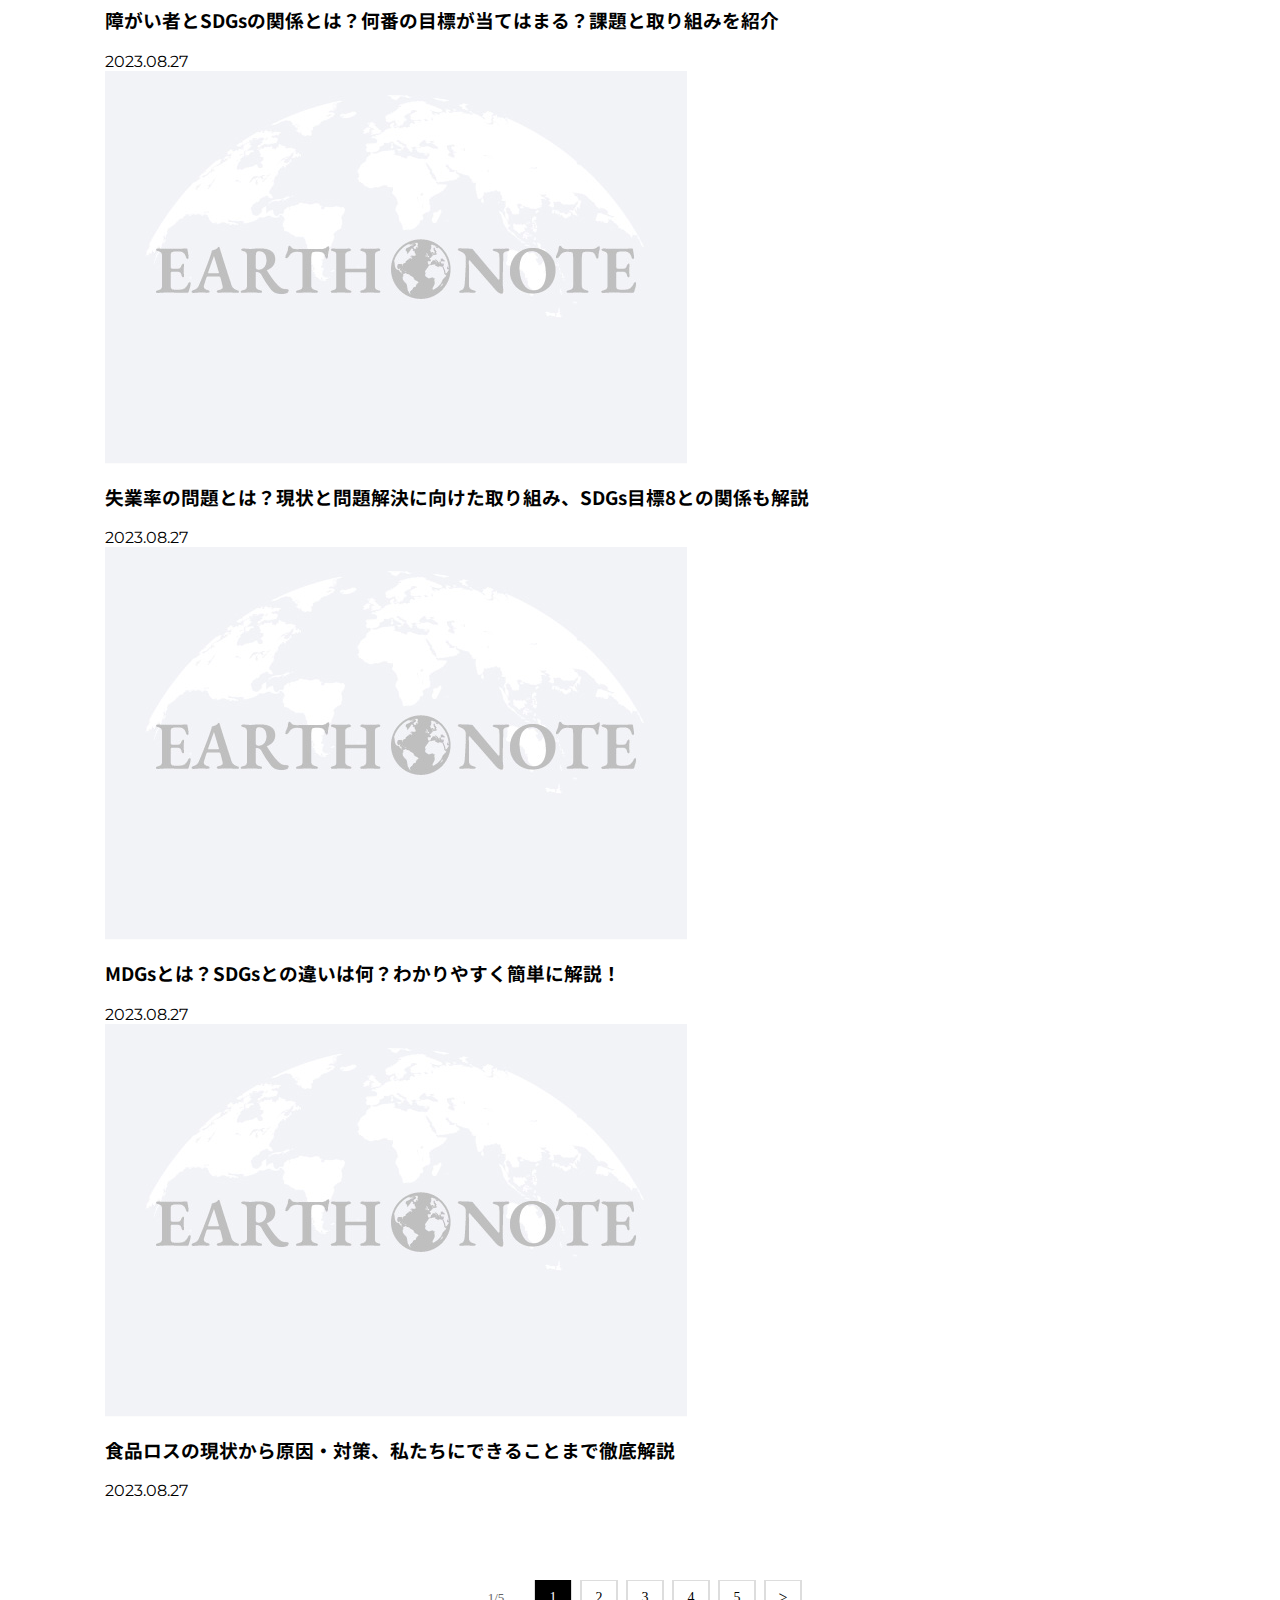
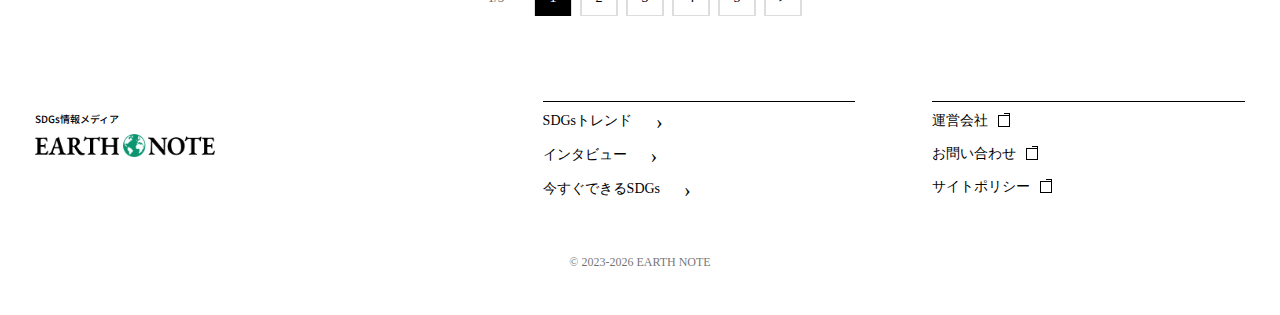
<file: sdgs-trends.html>
<!doctype html>
<html lang="ja">
  <head>
    <meta charset="utf-8" />
    <title>SDGs情報メディア｜EARTH NOTE</title>

    <!-- タイトルの下に表示される文章。サイト内容（概要）、80~120字、キーワード入れる。-->
    <meta
      name="description"
      content="SDGs達成に取り組む企業インタビューや基礎知識をお伝えし、私たちにできることを紹介するWebメディアです。"
    />
    <!-- サイトの内容の目安に使われていたキーワード指定用。自分で管理、他の検索エンジン対策。Googleでは重要度は低い。 -->
    <meta name="keywords" content="SDGs,SDGsトレンド,リサイクル,サステナブル" />
    <!-- スマホ用のレスポンシブ設定。画面幅を端末の幅、最初の拡大率を100% -->
    <meta name="viewport" content="width=device-width, initial-scale=1.0" />
    <!-- スマホで勝手にリンクになるの防ぐタグ -->
    <meta name="format-detection" content="telephone=no,email=no,address=no" />

    <!-- リセットCSSリンク -->
    <link rel="stylesheet" href="css/reset.css" />
    <!-- CSSリンク -->
    <link rel="stylesheet" href="css/style.css" />

    <!-- ファビコン -->
    <link rel="icon" href="images/favicon.png" type="image/png" />
    <!-- <link rel="apple-touch-icon" href="icons/favicon.png">　アプリアイコン -->

    <!-- OGP -->
    <meta property="og:title" content="SDGs情報メディア｜EARTH NOTE" />
    <meta
      property="og:description"
      content="SDGsの企業インタビューや基礎知識を紹介"
    />
    <meta property="og:image" content="images/ogp.jpg" />
    <meta property="og:url" content="https://example.com" />
    <meta property="og:site_name" content="EARTH NOTE" />
    <meta property="og:type" content="website" />

    <!-- Google Fonts preconnect -->
    <link rel="preconnect" href="https://fonts.googleapis.com" />
    <link rel="preconnect" href="https://fonts.gstatic.com" crossorigin />

    <!-- Fonts -->
    <link
      href="https://fonts.googleapis.com/css2?family=Marcellus&family=Montserrat:wght@400;500;700&family=Noto+Sans+JP:wght@400;500;700&display=swap"
      rel="stylesheet"
    />
  </head>

  <body class="page-sdgs-trends">
    <!-- ALLWrapper -->
    <div class="wrapper">
      <!-- header -->
      <header class="header">
        <div class="header__inner">
          <!-- ロゴ -->
          <div class="header__logo">
            <a href="index.html" aria-label="EARTH NOTE トップへ">
              <!-- alt画像説明、aria-label要素全体・操作の意味を説明 -->
              <span class="header__logo-lead font-noto" aria-hidden="true"
                >SDGs情報メディア</span
              >
              <img
                src="images/logo.png"
                alt="EARTH NOTE"
                class="header__logo-img"
              />
            </a>
          </div>
          <!-- nav -->
          <nav class="header__nav font-noto">
            <ul>
              <li><a href="#">SDGsトレンド</a></li>
              <li><a href="#">インタビュー</a></li>
              <li><a href="#">今すぐできるSDGs</a></li>
            </ul>
          </nav>
          <button
            class="header__hamburger"
            type="button"
            aria-label="メニュー"
            aria-controls="spMenu"
            aria-expanded="false"
          >
            <span class="header__hamburger-line" aria-hidden="true"></span>
          </button>
        </div>
      </header>
      <nav class="breadcrumb font-noto pc-only" aria-label="Breadcrumb">
        <div class="container">
          <ol class="breadcrumb__list">
            <li class="breadcrumb__item">
              <a href="index.html">ホーム</a>
            </li>
            <li class="breadcrumb__item" aria-current="page">
              SDGsトレンド一覧<!-- 現在地にはリンクつけない -->
            </li>
          </ol>
        </div>
      </nav>
      <nav class="sp-menu" id="spMenu" aria-hidden="true">
        <div class="sp-menu__inner">
          <ul class="sp-menu__primary">
            <li class="sp-menu__item">
              <a class="sp-menu__link" href="interview.html">
                <span class="sp-menu__icon"></span>
                インタビュー</a
              >
            </li>
            <li class="sp-menu__item">
              <a class="sp-menu__link" href="sdgs-trends.html">
                <span class="sp-menu__icon"></span>
                SDGsトレンド</a
              >
            </li>
            <li class="sp-menu__item">
              <a class="sp-menu__link" href="familiar-sdgs.html">
                <span class="sp-menu__icon"></span>
                今すぐできるSDGs</a
              >
            </li>
          </ul>

          <hr class="sp-menu__divider" />

          <ul class="sp-menu__secondary">
            <li class="sp-menu__subitem">
              <a class="sp-menu__sublink" href="company.html"
                >運営会社 <span class="sp-menu__companyicon"></span
              ></a>
            </li>
            <li class="sp-menu__subitem">
              <a class="sp-menu__sublink" href="contact.html"
                >お問い合わせ <span class="sp-menu__companyicon"></span
              ></a>
            </li>
            <li class="sp-menu__subitem">
              <a class="sp-menu__sublink" href="policy.html"
                >サイトポリシー <span class="sp-menu__companyicon"></span
              ></a>
            </li>
          </ul>
        </div>
      </nav>

      <!-- =========================
            SDG Trends Archive
            ========================= -->
      <main class="page-sdgs-trends page-archive">
        <div class="container">
          <!-- ページ見出し -->
          <header class="sdgs-trends__head">
            <div class="sdgs-trends__title">
              <span class="section-heading__icon"></span>
              <h1 class="sdgs-trends__heading-ja font-noto">
                SDGsトレンド一覧
              </h1>
            </div>
            <p class="sdgs-trends__lead font-noto">
              SDGsの基礎知識を詳しく解説し、最新情報や私たちにできることをわかりやすくご紹介します。
            </p>
          </header>

          <!-- 一覧 -->
          <section class="sdgs-trends">
            <div class="sdgs-trends__list sdgs-trends__list--equal">
              <!-- article 1 -->
              <article class="sdgs-trends__article-item">
                <a href="article.html">
                  <img
                    class="sdgs-trends__article-image"
                    src="images/thumbnail-earthnote-default.jpg"
                    alt="フードバンク"
                  />
                  <h3 class="sdgs-trends__article-title font-noto">
                    全国各地のフードバンクを一挙紹介！利用方法も簡単に解説
                  </h3>
                  <time
                    class="sdgs-trends__article-date font-montserrat"
                    datetime="2023-08-27"
                  >
                    2023.08.27
                  </time>
                </a>
              </article>

              <!-- article 2 -->
              <article class="sdgs-trends__article-item">
                <a href="article.html">
                  <img
                    class="sdgs-trends__article-image"
                    src="images/thumbnail-earthnote-default.jpg"
                    alt="外来種"
                  />
                  <h3 class="sdgs-trends__article-title font-noto">
                    生態系を脅かす外来種問題
                  </h3>
                  <time
                    class="sdgs-trends__article-date font-montserrat"
                    datetime="2023-08-27"
                  >
                    2023.08.27
                  </time>
                </a>
              </article>

              <!-- article 3 -->
              <article class="sdgs-trends__article-item">
                <a href="article.html">
                  <img
                    class="sdgs-trends__article-image"
                    src="images/sustainable-bakery.jpg"
                    alt="世界中の妊産婦の現状"
                  />
                  <h3 class="sdgs-trends__article-title font-noto">
                    妊産婦の死亡率や医療格差などの現状について
                  </h3>
                  <time
                    class="sdgs-trends__article-date font-montserrat"
                    datetime="2023-08-27"
                  >
                    2023.08.27
                  </time>
                </a>
              </article>

              <!-- article 4 -->
              <article class="sdgs-trends__article-item">
                <a href="article.html">
                  <img
                    class="sdgs-trends__article-image"
                    src="images/thumbnail-earthnote-default.jpg"
                    alt="伝染病"
                  />
                  <h3 class="sdgs-trends__article-title font-noto">
                    伝染病とは？感染症との違いや原因・歴史についても解説
                  </h3>
                  <time
                    class="sdgs-trends__article-date font-montserrat"
                    datetime="2023-08-27"
                  >
                    2023.08.27
                  </time>
                </a>
              </article>

              <!-- article 5 -->
              <article class="sdgs-trends__article-item">
                <a href="article.html">
                  <img
                    class="sdgs-trends__article-image"
                    src="images/thumbnail-earthnote-default.jpg"
                    alt="インフラ"
                  />
                  <h3 class="sdgs-trends__article-title font-noto">
                    SDGsに関わりの深いインフラとは？意味や重要性をわかりやすく紹介
                  </h3>
                  <time
                    class="sdgs-trends__article-date font-montserrat"
                    datetime="2023-08-27"
                  >
                    2023.08.27
                  </time>
                </a>
              </article>

              <!-- article 6 -->
              <article class="sdgs-trends__article-item">
                <a href="article.html">
                  <img
                    class="sdgs-trends__article-image"
                    src="images/thumbnail-earthnote-default.jpg"
                    alt="いじめ問題"
                  />
                  <h3 class="sdgs-trends__article-title font-noto">
                    いじめ問題とは。その原因や対策を知り、いじめのない学校や社会を目指そう
                  </h3>
                  <time
                    class="sdgs-trends__article-date font-montserrat"
                    datetime="2023-08-27"
                  >
                    2023.08.27
                  </time>
                </a>
              </article>

              <!-- article 7 -->
              <article class="sdgs-trends__article-item">
                <a href="article.html">
                  <img
                    class="sdgs-trends__article-image"
                    src="images/clean-air.jpg"
                    alt="温室効果ガス"
                  />
                  <h3 class="sdgs-trends__article-title font-noto">
                    温室効果ガスによる問題と解決へ向けた世界での取り組み
                  </h3>
                  <time
                    class="sdgs-trends__article-date font-montserrat"
                    datetime="2023-08-27"
                  >
                    2023.08.27
                  </time>
                </a>
              </article>

              <!-- article 8 -->
              <article class="sdgs-trends__article-item">
                <a href="article.html">
                  <img
                    class="sdgs-trends__article-image"
                    src="images/inclusive-workplace.jpg"
                    alt="スラム"
                  />
                  <h3 class="sdgs-trends__article-title font-noto">
                    スラムとは？世界の現状と解決策、SDGs目標11との関係も解説
                  </h3>
                  <time
                    class="sdgs-trends__article-date font-montserrat"
                    datetime="2023-08-27"
                  >
                    2023.08.27
                  </time>
                </a>
              </article>

              <!-- article 9 -->
              <article class="sdgs-trends__article-item">
                <a href="article.html">
                  <img
                    class="sdgs-trends__article-image"
                    src="images/thumbnail-earthnote-default.jpg"
                    alt="密漁問題"
                  />
                  <h3 class="sdgs-trends__article-title font-noto">
                    密漁の問題とは？密漁の現状と防止対策について
                  </h3>
                  <time
                    class="sdgs-trends__article-date font-montserrat"
                    datetime="2023-08-27"
                  >
                    2023.08.27
                  </time>
                </a>
              </article>

              <!-- article 10 -->
              <article class="sdgs-trends__article-item">
                <a href="article.html">
                  <img
                    class="sdgs-trends__article-image"
                    src="images/green-energy.jpg"
                    alt="LGBTQ"
                  />
                  <h3 class="sdgs-trends__article-title font-noto">
                    LGBTQとは？Ｑの意味や性的マイノリティの状況まで徹底解説
                  </h3>
                  <time
                    class="sdgs-trends__article-date font-montserrat"
                    datetime="2023-08-27"
                  >
                    2023.08.27
                  </time>
                </a>
              </article>

              <!-- article 11 -->
              <article class="sdgs-trends__article-item">
                <a href="article.html">
                  <img
                    class="sdgs-trends__article-image"
                    src="images/eco-production.jpg"
                    alt="太陽光発電"
                  />
                  <h3 class="sdgs-trends__article-title font-noto">
                    太陽光発電の仕組みや課題、世界の現状について解説
                  </h3>
                  <time
                    class="sdgs-trends__article-date font-montserrat"
                    datetime="2023-08-27"
                  >
                    2023.08.27
                  </time>
                </a>
              </article>

              <!-- article 12 -->
              <article class="sdgs-trends__article-item">
                <a href="article.html">
                  <img
                    class="sdgs-trends__article-image"
                    src="images/sustainability-expert.jpg"
                    alt="ウェルビーイング"
                  />
                  <h3 class="sdgs-trends__article-title font-noto">
                    ウェルビーイングとは？SDGsとの関係や企業の取り組み事例も解説
                  </h3>
                  <time
                    class="sdgs-trends__article-date font-montserrat"
                    datetime="2023-08-27"
                  >
                    2023.08.27
                  </time>
                </a>
              </article>

              <!-- article 13 -->
              <article class="sdgs-trends__article-item">
                <a href="article.html">
                  <img
                    class="sdgs-trends__article-image"
                    src="images/thumbnail-earthnote-default.jpg"
                    alt="アップサイクル"
                  />
                  <h3 class="sdgs-trends__article-title font-noto">
                    アップサイクルとは？リサイクルやリメイクとの違いやアイデアを紹介
                  </h3>
                  <time
                    class="sdgs-trends__article-date font-montserrat"
                    datetime="2023-08-27"
                  >
                    2023.08.27
                  </time>
                </a>
              </article>

              <!-- article 14 -->
              <article class="sdgs-trends__article-item">
                <a href="article.html">
                  <img
                    class="sdgs-trends__article-image"
                    src="images/thumbnail-earthnote-default.jpg"
                    alt="リカレント教育"
                  />
                  <h3 class="sdgs-trends__article-title font-noto">
                    リカレント教育の意味やメリットを分かりやすく解説。リスキング・生涯学習との違いや日本の現状・具体例とは
                  </h3>
                  <time
                    class="sdgs-trends__article-date font-montserrat"
                    datetime="2023-08-27"
                  >
                    2023.08.27
                  </time>
                </a>
              </article>

              <!-- article 15 -->
              <article class="sdgs-trends__article-item">
                <a href="article.html">
                  <img
                    class="sdgs-trends__article-image"
                    src="images/thumbnail-earthnote-default.jpg"
                    alt="風力発電"
                  />
                  <h3 class="sdgs-trends__article-title font-noto">
                    風力発電の仕組みや現状、メリット・デメリットについて解説します
                  </h3>
                  <time
                    class="sdgs-trends__article-date font-montserrat"
                    datetime="2023-08-27"
                  >
                    2023.08.27
                  </time>
                </a>
              </article>

              <!-- article 16 -->
              <article class="sdgs-trends__article-item">
                <a href="article.html">
                  <img
                    class="sdgs-trends__article-image"
                    src="images/thumbnail-earthnote-default.jpg"
                    alt="フードマイレージ"
                  />
                  <h3 class="sdgs-trends__article-title font-noto">
                    フードマイレージとは？日本の現状と減らすための取り組みをわかりやすく解説！
                  </h3>
                  <time
                    class="sdgs-trends__article-date font-montserrat"
                    datetime="2023-08-27"
                  >
                    2023.08.27
                  </time>
                </a>
              </article>

              <!-- article 17 -->
              <article class="sdgs-trends__article-item">
                <a href="article.html">
                  <img
                    class="sdgs-trends__article-image"
                    src="images/thumbnail-earthnote-default.jpg"
                    alt="移民問題"
                  />
                  <h3 class="sdgs-trends__article-title font-noto">
                    移民問題とは？増える移民の現状と各国の政策
                  </h3>
                  <time
                    class="sdgs-trends__article-date font-montserrat"
                    datetime="2023-08-27"
                  >
                    2023.08.27
                  </time>
                </a>
              </article>

              <!-- article 18 -->
              <article class="sdgs-trends__article-item">
                <a href="article.html">
                  <img
                    class="sdgs-trends__article-image"
                    src="images/thumbnail-earthnote-default.jpg"
                    alt="スマートシティ"
                  />
                  <h3 class="sdgs-trends__article-title font-noto">
                    スマートシティとは？日本の自治体の取り組みや海外の事例も紹介
                  </h3>
                  <time
                    class="sdgs-trends__article-date font-montserrat"
                    datetime="2023-08-27"
                  >
                    2023.08.27
                  </time>
                </a>
              </article>

              <!-- article 19 -->
              <article class="sdgs-trends__article-item">
                <a href="article.html">
                  <img
                    class="sdgs-trends__article-image"
                    src="images/thumbnail-earthnote-default.jpg"
                    alt="災害対策"
                  />
                  <h3 class="sdgs-trends__article-title font-noto">
                    災害とは？災害に強いまちづくりと私たちにもできること
                  </h3>
                  <time
                    class="sdgs-trends__article-date font-montserrat"
                    datetime="2023-08-27"
                  >
                    2023.08.27
                  </time>
                </a>
              </article>

              <!-- article 20 -->
              <article class="sdgs-trends__article-item">
                <a href="article.html">
                  <img
                    class="sdgs-trends__article-image"
                    src="images/thumbnail-earthnote-default.jpg"
                    alt="地熱発電"
                  />
                  <h3 class="sdgs-trends__article-title font-noto">
                    地熱発電の仕組みと課題、日本と世界の現状について
                  </h3>
                  <time
                    class="sdgs-trends__article-date font-montserrat"
                    datetime="2023-08-27"
                  >
                    2023.08.27
                  </time>
                </a>
              </article>

              <!-- article 21 -->
              <article class="sdgs-trends__article-item">
                <a href="article.html">
                  <img
                    class="sdgs-trends__article-image"
                    src="images/thumbnail-earthnote-default.jpg"
                    alt="ヘイトクライム"
                  />
                  <h3 class="sdgs-trends__article-title font-noto">
                    ヘイトクライムとは？SDGs目標10との関係、差別をなくすための取り組みを解説
                  </h3>
                  <time
                    class="sdgs-trends__article-date font-montserrat"
                    datetime="2023-08-27"
                  >
                    2023.08.27
                  </time>
                </a>
              </article>

              <!-- article 22 -->
              <article class="sdgs-trends__article-item">
                <a href="article.html">
                  <img
                    class="sdgs-trends__article-image"
                    src="images/thumbnail-earthnote-default.jpg"
                    alt="環境ラベル"
                  />
                  <h3 class="sdgs-trends__article-title font-noto">
                    環境ラベルとは？表示の意味と種類について解説します
                  </h3>
                  <time
                    class="sdgs-trends__article-date font-montserrat"
                    datetime="2023-08-27"
                  >
                    2023.08.27
                  </time>
                </a>
              </article>

              <!-- article 22 -->
              <article class="sdgs-trends__article-item">
                <a href="article.html">
                  <img
                    class="sdgs-trends__article-image"
                    src="images/thumbnail-earthnote-default.jpg"
                    alt="障がい者とSDGs"
                  />
                  <h3 class="sdgs-trends__article-title font-noto">
                    障がい者とSDGsの関係とは？何番の目標が当てはまる？課題と取り組みを紹介
                  </h3>
                  <time
                    class="sdgs-trends__article-date font-montserrat"
                    datetime="2023-08-27"
                  >
                    2023.08.27
                  </time>
                </a>
              </article>

              <!-- article 23 -->
              <article class="sdgs-trends__article-item">
                <a href="article.html">
                  <img
                    class="sdgs-trends__article-image"
                    src="images/thumbnail-earthnote-default.jpg"
                    alt="失業率"
                  />
                  <h3 class="sdgs-trends__article-title font-noto">
                    失業率の問題とは？現状と問題解決に向けた取り組み、SDGs目標8との関係も解説
                  </h3>
                  <time
                    class="sdgs-trends__article-date font-montserrat"
                    datetime="2023-08-27"
                  >
                    2023.08.27
                  </time>
                </a>
              </article>

              <!-- article 24 -->
              <article class="sdgs-trends__article-item">
                <a href="article.html">
                  <img
                    class="sdgs-trends__article-image"
                    src="images/thumbnail-earthnote-default.jpg"
                    alt="MDGs"
                  />
                  <h3 class="sdgs-trends__article-title font-noto">
                    MDGsとは？SDGsとの違いは何？わかりやすく簡単に解説！
                  </h3>
                  <time
                    class="sdgs-trends__article-date font-montserrat"
                    datetime="2023-08-27"
                  >
                    2023.08.27
                  </time>
                </a>
              </article>

              <!-- article 25 -->
              <article class="sdgs-trends__article-item">
                <a href="article.html">
                  <img
                    class="sdgs-trends__article-image"
                    src="images/thumbnail-earthnote-default.jpg"
                    alt="食品ロス"
                  />
                  <h3 class="sdgs-trends__article-title font-noto">
                    食品ロスの現状から原因・対策、私たちにできることまで徹底解説
                  </h3>
                  <time
                    class="sdgs-trends__article-date font-montserrat"
                    datetime="2023-08-27"
                  >
                    2023.08.27
                  </time>
                </a>
              </article>
            </div>
          </section>
          <nav class="pagination">
            <ul class="pagination__list">
              <li class="pagination__item pagination__info">1/5</li>

              <li class="pagination__item is-current">
                <!--表示中のページ-->
                <a href="#">1</a>
              </li>
              <li class="pagination__item">
                <a href="#">2</a>
              </li>
              <li class="pagination__item">
                <a href="#">3</a>
              </li>
              <li class="pagination__item">
                <a href="#">4</a>
              </li>
              <li class="pagination__item">
                <a href="#">5</a>
              </li>

              <li class="pagination__item pagination__next">
                <a href="#">&gt;</a
                ><!-- &gt; は > を表示するHTMLエスケープ -->
              </li>
            </ul>
          </nav>
        </div>
      </main>
      <footer class="footer">
        <div class="footer__inner">
          <!-- 左：ロゴ -->
          <div class="footer__brand">
            <p class="footer__label">SDGs情報メディア</p>
            <img src="images/logo.png" alt="EARTH NOTE" />
          </div>

          <!-- 中央起点 -->
          <div class="footer__nav-wrap">
            <!-- 右：リンク -->
            <nav class="footer__nav" aria-label="フッターナビ">
              <ul class="footer__nav-main">
                <li><a href="#">SDGsトレンド</a></li>
                <li><a href="#">インタビュー</a></li>
                <li><a href="#">今すぐできるSDGs</a></li>
              </ul>

              <ul class="footer__nav-sub">
                <li><a href="#" class="is-external">運営会社</a></li>
                <li><a href="#" class="is-external">お問い合わせ</a></li>
                <li><a href="#" class="is-external">サイトポリシー</a></li>
              </ul>
            </nav>
          </div>
          <!-- /footer__nav-wrap -->
        </div>
        <!-- /footer__inner -->
        <p class="footer__copy">© 2023-2026 EARTH NOTE</p>
      </footer>

      <!-- 右下固定TOPボタン -->
      <button class="to-top" id="toTop" aria-label="ページ上部へ">TOP</button>
    </div>

    <script src="js/common.js" defer></script>
  </body>
</html>
</file>
<file: css/style.css>
/* EarthNote - Clean CSS (organized / single file) */

/* ========================================================================== */
/* 01. Base / Tokens / Reset                                                  */
/* ========================================================================== */

html,
body {
  margin: 0;
  padding: 0;
}

:root {
  --header-h: 80px;
  --crumb-h: 30px;

  --container-w: 1150px;
  --container-px: 40px;

  --space-2xs: clamp(4px, 0.8vw, 8px);
  --space-xs: clamp(8px, 1.5vw, 12px);
  --space-sm: clamp(12px, 2vw, 16px);
  --space-md: clamp(16px, 3vw, 24px);
  --space-lg: clamp(24px, 4vw, 40px);
  --space-xl: clamp(40px, 6vw, 72px);
  --space-2xl: clamp(56px, 8vw, 110px);
}

*,
*::before,
*::after {
  box-sizing: border-box;
}

@media (max-width: 767px) {
  :root {
    --header-h: 52px;
  }

  body {
    font-size: 14px;
  }
}

/* ========================================================================== */
/* 02. Typography                                                             */
/* ========================================================================== */

.font-marcellus {
  font-family: "Marcellus", serif;
}
.font-noto {
  font-family: "Noto Sans JP", sans-serif;
}
.font-montserrat {
  font-family: "Montserrat", sans-serif;
}

/* ========================================================================== */
/* 03. Layout / Utilities                                                     */
/* ========================================================================== */

.container {
  max-width: var(--container-w);
  margin: 0 auto;
  padding-inline: var(--container-px);
}

.pc-only {
  display: block;
}
.sp-only {
  display: none;
}

@media (max-width: 767px) {
  .pc-only {
    display: none !important;
  }
  .sp-only {
    display: block !important;
  }
}

/* ========================================================================== */
/* 04. Header / Navigation                                                    */
/* ========================================================================== */

/* ------------------------------------------ */
/* Header base                                */
/* ------------------------------------------ */

.header {
  height: var(--header-h);
  min-height: var(--header-h);
  position: absolute;
  top: 0;
  left: 0;
  width: 100%;
  background: transparent;
  z-index: 1000;
}

.header__inner {
  width: 100%;
  height: var(--header-h);
  max-width: none;
  margin: 0;
  padding: 0 25px;

  display: flex;
  align-items: center;
  justify-content: space-between;
}

/* logo link */
.header__logo a {
  text-decoration: none;
  color: inherit;
  transition: opacity 0.2s ease;

  display: flex;
  flex-direction: column;
  justify-content: center;
}
.header__logo a:hover {
  opacity: 0.7;
}

/* lead/tagline（両方のclass対応） */
.header__logo-lead,
.header__tagline {
  display: block;
  font-family: "Noto Sans JP", sans-serif;
  font-size: 10px;
  font-weight: 550;
  line-height: 1.2;
  margin-bottom: 5px;
}

.header__logo-img {
  width: 180px;
  height: auto;
  display: block;
}

/* ------------------------------------------ */
/* PC nav                                     */
/* ------------------------------------------ */

.header__nav {
  display: block;
}

.header__nav ul {
  display: flex;
  align-items: center;
  list-style: none;

  margin: 0;
  padding: 0;

  position: relative;
  top: -3px;
}

.header__nav li + li::before {
  content: "／";
  margin: 0 20px;
  color: #000;
}

.header__nav a {
  position: relative;
  text-decoration: none;
  color: #333;
  font-weight: 500;
  font-size: 13px;
  padding-top: 0;
  padding-bottom: 8px;
}

.header__nav a::after {
  content: "";
  position: absolute;
  left: 0;
  bottom: 0;

  width: 100%;
  height: 2px;
  background: #38b48b;

  transform: scaleX(0);
  transform-origin: left center;
  transition: transform 0.25s ease;
}

.header__nav a:hover::after {
  transform: scaleX(1);
}

/* ------------------------------------------ */
/* Hamburger button (base)                    */
/* ------------------------------------------ */

.header__hamburger {
  display: none;
  width: 44px;
  height: 44px;
  padding: 0;
  background: transparent;
  border: none;
  position: relative;
  cursor: pointer;
  z-index: 1200;
}

.header__hamburger:focus-visible {
  outline: 2px solid currentColor;
  outline-offset: 4px;
}

.header__hamburger-line {
  position: absolute;
  left: 50%;
  top: 50%;

  width: 24px;
  height: 2px;
  background: #111;

  transform: translate(-50%, -50%);
  transition: transform 0.25s ease;
}

.header__hamburger-line::before {
  content: "";
  position: absolute;
  left: 0;
  top: 8px;

  width: 24px;
  height: 2px;
  background: #111;

  transition:
    transform 0.25s ease,
    top 0.25s ease;
}

.header__hamburger.is-active .header__hamburger-line,
.header__hamburger[aria-expanded="true"] .header__hamburger-line {
  transform: translate(-50%, -50%) rotate(45deg);
}

.header__hamburger.is-active .header__hamburger-line::before,
.header__hamburger[aria-expanded="true"] .header__hamburger-line::before {
  top: 0;
  transform: rotate(-90deg);
}

/* ------------------------------------------ */
/* Header (SP)                                */
/* ------------------------------------------ */

@media (max-width: 767px) {
  .header {
    position: sticky;
    top: 0;
    z-index: 1000;
    background: #fff;
    height: var(--header-h);
  }

  .header__inner {
    padding: 0 16px;
    height: var(--header-h);
    align-items: center;
    position: relative;
  }

  .header__nav {
    display: none;
  }

  .header__hamburger {
    display: inline-flex;
    align-items: center;
    justify-content: center;

    position: fixed;
    top: 3px;
    right: 12px;

    transform: none;
    z-index: 2100;
  }

  .header__logo-img {
    width: 130px;
    height: auto;
  }

  .header__logo-lead,
  .header__tagline {
    font-size: 10px;
    letter-spacing: 0.04em;
    margin-bottom: 2px;
  }

  .header__title {
    font-size: 18px;
    font-weight: 600;
    letter-spacing: 0.02em;
  }
}

/* ========================================================================== */
/* 05. SP Menu                                                                */
/* ========================================================================== */

.sp-menu {
  display: none;
  position: fixed;
  inset: 0;
  background: #fff;
  z-index: 1100;
  overflow-y: auto;
  padding-top: var(--header-h);
}

body.is-menu-open .sp-menu {
  display: block;
}

body.is-menu-open {
  overflow: hidden;
}

body.is-menu-open .header {
  z-index: 2000;
}

body.is-menu-open .header__hamburger {
  z-index: 2100;
}

@media (max-width: 767px) {
  .sp-menu__inner {
    padding: 20px 18px 28px;
  }

  /* ul reset */
  .sp-menu__primary,
  .sp-menu__secondary {
    list-style: none;
    margin: 0;
    padding: 0;
  }

  .sp-menu__primary {
    margin-top: 10px;
  }

  .sp-menu__secondary {
    margin-top: 35px;
    margin-bottom: 20px;
  }

  .sp-menu__item,
  .sp-menu__subitem {
    display: flex;
    align-items: center;
    gap: 10px;
  }

  .sp-menu__link,
  .sp-menu__sublink {
    display: flex;
    align-items: center;
    gap: 10px;

    color: #111;
    text-decoration: none;
  }

  .sp-menu__link {
    padding: 18px 2px;
    font-size: 15px;
    font-weight: 500;
    line-height: 1.4;
  }

  .sp-menu__sublink {
    padding: 10px 2px;
    font-size: 12px;
    font-weight: 500;
    line-height: 1.4;
  }

  .sp-menu__link:hover,
  .sp-menu__sublink:hover {
    opacity: 0.85;
  }

  .sp-menu__link:focus-visible,
  .sp-menu__sublink:focus-visible {
    outline: 2px solid currentColor;
    outline-offset: 2px;
  }

  .sp-menu__link:active,
  .sp-menu__sublink:active {
    opacity: 0.7;
  }

  .sp-menu__icon {
    display: inline-block;
    width: 16px;
    height: 16px;
    background: url("../images/slash_s.svg") no-repeat;
    background-size: contain;
    flex: 0 0 16px;
    opacity: 0.9;
  }

  .sp-menu__companyicon {
    display: inline-block;
    width: 16px;
    height: 16px;
    background: url("../images/company_icon.svg") no-repeat;
    background-size: contain;
    flex: 0 0 16px;
    opacity: 0.9;
  }

  .sp-menu__divider {
    margin: 18px 0;
    border: 0;
    border-top: 1px solid #bbb;
  }
}

@media (min-width: 768px) {
  .sp-menu {
    display: none !important;
  }
}

/* ========================================================================== */
/* 06. Components                                                             */
/* ========================================================================== */

/* ------------------------------------------ */
/* Section Heading Icon (slash.svg)           */
/* ------------------------------------------ */

.section-heading__icon {
  display: inline-block;
  width: 85px;
  height: 70px;
  background: url("../images/slash.svg") no-repeat;
  background-size: contain;
  margin-right: 0.8em;
}

@media (max-width: 767px) {
  .section-heading__icon {
    width: 46px;
    height: 38px;
    margin-right: 0.5em;
  }
}

/* ------------------------------------------ */
/* MV                                         */
/* ------------------------------------------ */

.mv {
  position: relative;
  height: 70vh;
  min-height: 680px;
  padding-top: 0;
  padding-bottom: 0;
  background: url("../images/mv.png") no-repeat center 10% / cover;
  margin-bottom: 110px;
}

.mv .container {
  height: 100%;
  position: relative;
}

.mv__content {
  position: absolute;
  top: 55%;
  left: 2%;
  transform: translateY(-50%);
}

.mv__lead {
  margin-bottom: 30px;
  width: clamp(500px, 40vw, 700px);
  height: auto;
  display: block;
}

.mv__sub {
  font-size: 16px;
  margin-top: 0;
}

.mv__sub::before {
  content: "";
  display: inline-block;
  width: 33px;
  height: 13px;
  background: #fff;
  margin-right: 12px;
}

.fade-in {
  opacity: 0;
  transform: translateY(8px);
  transition:
    opacity 1.2s ease,
    transform 1.2s ease;
}
.fade-in.is-show {
  transform: translateY(0px);
  opacity: 1;
}
.fade-in--first {
  transition-delay: 0.2s;
}
.fade-in--second {
  transition-delay: 0.4s;
}

@media (max-width: 767px) {
  .mv__lead {
    width: clamp(280px, 78vw, 360px);
  }

  .mv__sub {
    font-size: 14px;
  }

  .mv__sub::before {
    width: 22px;
    height: 9px;
    margin-right: 8px;
  }
}

/* ------------------------------------------ */
/* Articles Layout (shared)                   */
/* ------------------------------------------ */

.articles {
  display: flex;
  gap: 40px;
}

.articles__main {
  flex: 1.3;
}

.articles__sub {
  flex: 1;
  display: grid;
  grid-template-columns: 1fr 1fr;
  gap: 24px;
}

.articles--reverse {
  flex-direction: row-reverse;
}

/* ------------------------------------------ */
/* Goals                                      */
/* ------------------------------------------ */

.goals {
  position: relative;
  padding: 90px 0;
}

.goals__inner {
  display: flex;
  align-items: center;
  gap: 60px;
}

.goals__info {
  flex: 0 0 214px;
}

.goals__title {
  margin: 0;
  width: 214px;
}

.goals__title img {
  width: 100%;
  height: auto;
  display: block;
}

.goals__sub {
  margin: 0;
  font-weight: 700;
}

.goals__panel {
  position: relative;
  flex: 1;
  padding-inline: 60px;
  overflow: visible;
  min-width: 0;
}

.goals__panel::before {
  content: "";
  position: absolute;
  left: 0;
  top: -30px;
  bottom: -30px;
  width: 60px;
  background: linear-gradient(90deg, rgba(0, 0, 0, 0.15), transparent);
  pointer-events: none;
}

.goals__grid {
  display: grid;
  grid-auto-flow: column;
  grid-auto-columns: 100px;
  grid-template-rows: repeat(2, auto);
  gap: 20px 24px;
  width: max-content;
}

.goals__scroll {
  scroll-behavior: smooth;
  scrollbar-width: none;

  overflow-x: auto;
  overflow-y: hidden;

  max-width: 100%;
  width: 100%;
  min-width: 0;
}

.goals__scroll::-webkit-scrollbar {
  display: none;
}

.goals__icon {
  width: 120px;
  height: auto;
  display: block;
  flex-shrink: 0;
}

.goals__arrow {
  position: absolute;
  top: 50%;
  transform: translateY(-50%);

  width: 44px;
  height: 44px;

  border-radius: 50%;
  border: none;
  background: #000;
  color: #fff;
  font-size: 22px;
  cursor: pointer;
  z-index: 2;
}

.goals__arrow--prev {
  left: 8px;
}

.goals__arrow--next {
  right: 8px;
}

.goals__arrow:hover {
  opacity: 1;
}

@media (max-width: 767px) {
  .goals__inner {
    flex-direction: column;
    gap: 24px;
    align-items: flex-start;
  }

  .goals__info {
    flex: none;
    width: 100%;
  }

  .goals__title {
    width: 140px; /* 17Goalsを小さく */
  }

  .goals__sub {
    font-size: 13px;
    margin-top: 6px;
  }

  .goals__panel {
    padding-inline: 0;
  }

  .goals__panel::before {
    display: none; /* 左グラデ消す */
  }
}

/* ------------------------------------------ */
/* Common Button（3つをまとめ）               */
/* ------------------------------------------ */

:is(.trends__btn, .interview__btn, .familiar__btn) {
  margin-top: 60px;
  margin-bottom: 110px;
  text-align: right;

  position: relative;
  display: flex;
  align-items: center;
  justify-content: flex-end;

  width: 100%;
  height: 56px;
  padding: 0 112px 0 24px;

  background: #000;
  color: #fff;
  text-decoration: none;
  border-radius: 6px;

  transition:
    height 0.25s ease,
    box-shadow 0.25s ease,
    background-color 0.25s ease;
}

:is(.trends__btn, .interview__btn, .familiar__btn)::after {
  content: "›";
  position: absolute;
  top: 9px;
  right: 0;

  width: 88px;
  height: calc(100% - 18px);
  border-left: 1px solid #fff;

  display: flex;
  align-items: center;
  justify-content: center;

  font-size: 22px;
  line-height: 1;
}

:is(.trends__btn, .interview__btn, .familiar__btn):hover {
  height: 64px;
  background: #111;
  box-shadow: 0 16px 30px rgba(0, 0, 0, 0.25);
}

/* ------------------------------------------ */
/* Background group                           */
/* ------------------------------------------ */

.bg-group {
  position: relative;
  overflow: hidden;
}

.bg-group > section {
  position: relative;
  z-index: 1;
}

.bg-group::before {
  content: "";
  position: absolute;
  inset: 0;
  z-index: 0;
  pointer-events: none;

  background-repeat: no-repeat;
  background-size: auto 100%;
  background-position: 50% 0;
}

.bg-group--a::before {
  background-image: url("../images/bg-diagonal-a.png");
  left: -50%;
}

.bg-group--b::before {
  background-image: url("../images/bg-diagonal-b.png");
  left: -100%;
}

@media (max-width: 767px) {
  .bg-group {
    overflow: hidden;
  }

  .bg-group::before {
    background-size: 140% auto;
    background-position: 50% 0;
    left: 0;
  }

  .bg-group--a::before,
  .bg-group--b::before {
    left: 0;
  }
}

/* ------------------------------------------ */
/* Coming soon                                */
/* ------------------------------------------ */

.coming {
  display: grid;
  grid-template-columns: repeat(3, 1fr);
  margin-bottom: 0;
}

.coming__item {
  position: relative;
  height: 580px;
  overflow: hidden;
  color: #fff;
  text-decoration: none;
}

.coming__item::before {
  content: "";
  position: absolute;
  inset: 0;
  z-index: 0;

  background-size: cover;
  background-position: center;

  transform: scale(1);
  transition:
    transform 0.5s ease,
    filter 0.5s ease;
}

.coming__text {
  position: relative;
  z-index: 1;
  height: 100%;
  padding: 32px;

  display: flex;
  flex-direction: column;
  justify-content: flex-end;
  gap: 4px;
}

.coming__text h3 {
  font-size: 52px;
  line-height: 1.05;
  margin-bottom: 0;
  font-family: "Marcellus", serif;
  font-weight: 400;
}

.coming__text p {
  font-size: 14px;
  line-height: 1.4;
  font-family: "Noto Sans JP", sans-serif;
}

.coming__item:hover::before {
  filter: brightness(1.15);
  transform: scale(1.12);
}

.is-coming::after {
  content: "";
  position: absolute;
  inset: 0;
  background: rgba(0, 0, 0, 0.72);
  z-index: 2;
}

.coming__soon {
  position: absolute;
  inset: 0;
  z-index: 3;

  display: flex;
  flex-direction: column;
  align-items: center;
  justify-content: center;

  font-family: "Marcellus", serif;
  font-size: 32px;
  line-height: 1.1;
}

.coming__soon .line {
  margin-top: -10px;
  font-size: 32px;
}

.is-coming:hover::before {
  transform: none;
  filter: none;
}

.coming__item--sdgs::before {
  background-image: url("../images/sea-turtle.jpg");
}
.coming__item--numbers::before {
  background-image: url("../images/time-is-up.jpg");
}
.coming__item--circulation::before {
  background-image: url("../images/forest-road.jpg");
}

@media (max-width: 767px) {
  .coming {
    grid-template-columns: 1fr;
  }

  .coming__item {
    height: 360px;
  }

  .coming__text h3 {
    font-size: 34px;
  }

  .coming__soon {
    font-size: 24px;
  }
}

/* ------------------------------------------ */
/* About                                      */
/* ------------------------------------------ */

.about {
  position: relative;
  min-height: auto;
}

.about::before {
  content: "";
  position: absolute;
  top: 30px;
  left: 50%;
  transform: translateX(-50%);

  width: 100%;
  max-width: 1000px;
  height: 100%;

  background: url("../images/thumbnail-earthnote-default.png") no-repeat center
    top / contain;

  z-index: 0;
  pointer-events: none;
}

.about__inner {
  position: relative;
  z-index: 1;

  width: min(720px, 90%);
  margin: 0 auto;
  padding-top: 160px;
  text-align: center;
}

.about__title {
  font-size: 20px;
  font-weight: 700;
  line-height: 1.6;
  margin: 0;
}

.about__line {
  display: block;
  width: 28px;
  height: 2px;
  margin: 16px auto 0;
  background: #111;
}

.about__text {
  margin: 32px 0 0;
  text-align: left;
  font-size: 16px;
  line-height: 1.7;
  letter-spacing: 0.02em;
  color: #111;
}

@media (max-width: 767px) {
  .about__title {
    font-size: 18px;
  }

  .about__text {
    font-size: 14px;
    line-height: 1.8;
  }
}

/* ------------------------------------------ */
/* Marquee                                    */
/* ------------------------------------------ */

.marquee {
  overflow: hidden;
  padding: 0;
  background: #fff;
  filter: saturate(0);
}

.marquee__inner {
  width: 100%;
}

.marquee__track {
  display: flex;
  gap: 80px;
  width: max-content;
  animation: marquee 300s linear infinite;
  margin: 0;
  padding: 0;
  white-space: nowrap;

  font-family: "Marcellus", serif;
  font-size: 160px;
  font-weight: 500;
  letter-spacing: -0.05em;
  line-height: 1;

  color: rgba(0, 10, 20, 0.09);
  opacity: 0.4;

  text-shadow: none;
  transform: translateZ(0);
}

.marquee__track span {
  display: inline-block;
}

@keyframes marquee {
  from {
    transform: translateX(0);
  }
  to {
    transform: translateX(-50%);
  }
}

@media (max-width: 768px) {
  .marquee__track {
    font-size: 56px;
    gap: 32px;
  }
}

/* ------------------------------------------ */
/* Movie                                      */
/* ------------------------------------------ */

.movie {
  width: 100vw; /* 画面幅 */
  height: 420px;
  overflow: hidden;
  background: #000;

  /* containerの中に居ても画面幅まで広げる */
  margin-left: calc(50% - 50vw);
  margin-right: calc(50% - 50vw);
}

.movie__video {
  width: 100%;
  height: 100%;
  object-fit: cover;
  object-position: center top; /* object-position: 横 縦; */
  display: block;
}

/* ========================================================================== */
/* 07. Footer                                                                 */
/* ========================================================================== */

.footer {
  padding: 45px 35px;
  background: #fff;
}

.footer__inner {
  max-width: 1400px;
  margin: 0 auto;

  display: flex;
  align-items: flex-start;
  gap: 120px;
}

.footer__brand {
  font-family: "Noto Sans JP", sans-serif;
  flex: 0 0 auto;
  top: -10px;
}

.footer__label {
  font-size: 10px;
  font-weight: 500;
  margin: 0 0 8px;
}

.footer__brand img {
  width: 180px;
  height: auto;
  display: block;
}

.footer__nav-wrap {
  margin-left: auto;
  width: clamp(520px, 58vw, 760px);
  padding-left: 40px;
}

.footer__nav {
  display: grid;
  grid-template-columns: 1fr 1fr;
  column-gap: clamp(48px, 6vw, 140px);
}

.footer__nav ul {
  list-style: none;
  padding: 0;
  margin: 0;
}

.footer__nav-main,
.footer__nav-sub {
  justify-self: center;
  width: 100%;
  max-width: 360px;
  position: relative;
  padding-top: 40px;
}

.footer__nav-main::before,
.footer__nav-sub::before {
  content: "";
  position: absolute;
  top: -10px;
  left: 0;
  width: 100%;
  height: 1px;
  background: #000;
}

.footer__nav a {
  text-decoration: none;
  color: #000;
  font-size: 14px;

  display: inline-flex;
  align-items: center;
  gap: 10px;
}

.footer__nav a:hover {
  opacity: 0.6;
}

.footer__nav li + li {
  margin-top: 14px;
}

.footer__nav a.is-external {
  position: relative;
  padding-right: 22px;
}

.footer__nav a.is-external::after {
  content: "";
  position: absolute;
  right: 0;
  top: 50%;
  transform: translateY(-50%);

  width: 12px;
  height: 12px;
  border: 1px solid #000;
}

.footer__nav a.is-external::before {
  content: "";
  position: absolute;
  right: 2px;
  top: calc(50% - 6px);

  width: 6px;
  height: 6px;

  border-top: 1px solid #000;
  border-right: 1px solid #000;
  transform: translate(2px, -2px);
}

.footer__nav-main a::after {
  content: "›";
  font-size: 20px;
  line-height: 1;
  margin-left: 14px;
  transform: translateY(1px);
}

.footer__copy {
  margin: 56px 0 0;
  text-align: center;
  font-size: 12px;
  color: #000;
  opacity: 0.55;
}

@media (max-width: 767px) {
  .footer {
    padding: 32px 16px 24px;
  }

  .footer__inner {
    flex-direction: column;
    gap: 32px;
  }

  .footer__brand img {
    width: 130px;
  }

  .footer__nav-wrap {
    margin-left: 0;
    width: 100%;
    padding-left: 0;
  }

  .footer__nav {
    grid-template-columns: 1fr 1fr;
    column-gap: 32px;
    font-size: 13px;
    line-height: 1.6;
  }

  .footer__nav a {
    padding: 6px 0;
    font-size: 13px;
  }

  .footer__nav-main,
  .footer__nav-sub {
    max-width: none;
    padding-top: 24px;
  }

  .footer__nav-main::before,
  .footer__nav-sub::before {
    top: 0;
  }

  .footer__copy {
    margin-top: 20px;
    font-size: 11px;
    letter-spacing: 0.04em;
    color: #777;
  }
}

/* ========================================================================== */
/* 08. Breadcrumb                                                             */
/* ========================================================================== */

.breadcrumb {
  margin-top: var(--header-h);
  height: var(--crumb-h);
  display: flex;
  align-items: center;
  background: #fff;
  border-bottom: 1px solid #e6e6e6;
}

.breadcrumb .container {
  margin-left: 0;
  display: flex;
  align-items: center;
  height: 100%;
}

.breadcrumb__list {
  transform: translateX(56px);
  display: flex;
  align-items: center;
  height: 100%;
  gap: 10px;

  margin: 0;
  padding: 0;
  list-style: none;

  font-size: 9px;
  line-height: 1;
  color: #666;
}

.breadcrumb__item,
.breadcrumb__item a {
  display: inline-flex;
  align-items: center;
  height: 100%;
}

.breadcrumb__item + .breadcrumb__item::before {
  content: ">";
  margin: 0 8px;
  color: #000;
  opacity: 0.7;

  display: inline-flex;
  align-items: center;
  height: 100%;
}

.breadcrumb a {
  color: #000;
  text-decoration: none;
}

.breadcrumb a:visited {
  color: #000;
}

.breadcrumb a:hover {
  text-decoration: underline;
}

@media (max-width: 767px) {
  .breadcrumb {
    display: none;
  }
}

/* ========================================================================== */
/* 09. To Top Button                                                          */
/* ========================================================================== */

.to-top {
  position: fixed;
  right: 24px;
  bottom: 24px;

  width: 92px;
  height: 92px;

  border: none;
  border-radius: 50%;
  cursor: pointer;
  z-index: 9999;

  background: url("../images/to-top.png") no-repeat center / contain;
  font-size: 0;

  opacity: 0;
  pointer-events: none;
  transform: translateY(10px);

  transition:
    opacity 0.25s ease,
    transform 0.25s ease;
}

.to-top.is-show {
  opacity: 1;
  pointer-events: auto;
  transform: translateY(0);
}

.to-top:hover {
  transform: translateY(-4px);
}

body.is-menu-open .to-top {
  opacity: 0;
  pointer-events: none;
  transform: translateY(10px);
}

/* ========================================================================== */
/* 10. Pagination                                                             */
/* ========================================================================== */

.pagination {
  margin-top: 80px;
  margin-bottom: 50px;
}

.pagination__list {
  display: flex;
  justify-content: center;
  align-items: center;
  gap: 8px;

  list-style: none;
  padding: 0;
  margin: 0;
}

.pagination__item,
.pagination__item a {
  display: flex;
  align-items: center;
  justify-content: center;

  min-width: 36px;
  height: 36px;

  font-size: 14px;
  color: #000;
  text-decoration: none;

  border: 1px solid #ddd;
  background: #fff;
}

.pagination__info {
  border: none;
  font-size: 13px;
  color: #666;
  margin-right: 12px;
}

.pagination__item.is-current a {
  background: #000;
  color: #fff;
  border-color: #000;
}

.pagination__next a {
  font-size: 16px;
}

.pagination__item a:hover {
  background: #f2f2f2;
}

/* ========================================================================== */
/* 11. Article common（既存selector維持）                                      */
/* ========================================================================== */

.article__header .article__title {
  font-size: 37px;
  line-height: 1.5;
  font-weight: 700;
  margin-top: var(--space-xl);
}

@media (max-width: 767px) {
  .article__header .article__title {
    font-size: 26px;
    margin-top: var(--space-lg);
  }
}

/* ========================================================================== */
/* 12. Pages (page-*)                                                         */
/* ========================================================================== */

/* ------------------------------------------ */
/* Page: Index                                */
/* ------------------------------------------ */

.page-index .header {
  top: 0;
  left: 0;
  width: 100%;
  background: transparent;
  transition:
    background-color 0.25s ease,
    box-shadow 0.25s ease;
}

.page-index .header:hover,
.page-index .header:focus-within {
  background: rgba(243, 245, 246, 0.92);
  box-shadow: 0 10px 24px rgba(0, 0, 0, 0.08);
}

/* images */
.page-index
  :is(
    .trends__article-image,
    .interview__article-image,
    .familiar__article-image
  ) {
  width: 100%;
  height: auto;
  display: block;
}

/* links */
.page-index :is(.trends__list a, .interview__list a, .familiar__list a) {
  display: block;
  color: #000;
  text-decoration: none;
  transition: opacity 0.25s ease;
}
.page-index
  :is(
    .trends__list a:visited,
    .interview__list a:visited,
    .familiar__list a:visited
  ) {
  color: #000;
}
.page-index
  :is(
    .trends__list a:hover,
    .interview__list a:hover,
    .familiar__list a:hover
  ) {
  opacity: 0.7;
}

/* Index section headings */
.page-index :is(.trends__head, .interview__head, .familiar__head) {
  display: flex;
  align-items: center;
  gap: 12px;
  margin-bottom: 25px;
}

.page-index
  :is(.trends__heading-en, .interview__heading-en, .familiar__heading-en) {
  font-size: 75px;
  font-weight: 400;
  margin: 0;
}

.page-index :is(.trends__slash, .interview__slash, .familiar__slash) {
  display: inline-block;
  width: 40px;
  height: 2px;
  background: #000;
  transform-origin: center;
  transform: rotate(-45deg);
  margin-left: 45px;
  margin-right: 5px;
  position: relative;
  top: 4px;
}

.page-index
  :is(.trends__heading-ja, .interview__heading-ja, .familiar__heading-ja) {
  font-weight: 700;
  position: relative;
  top: 6px;
}

.page-index :is(.trends__lead, .interview__lead, .familiar__lead) {
  font-size: 17px;
  margin-bottom: 50px;
}

/* Index articles common */
.page-index :is(.trends__article-body, .interview__article-body) {
  display: flex;
  gap: 24px;
  margin-top: 16px;
}

.page-index :is(.trends__article-meta, .interview__article-meta) {
  flex: 0 0 50%;
}

.page-index :is(.trends__article-text, .interview__article-text) {
  flex: 1;
}

.page-index :is(.trends__article-title, .interview__article-title) {
  font-size: 20px;
  line-height: 1.5;
  margin-bottom: 8px;
}

.page-index
  :is(
    .trends__article-date,
    .interview__article-date,
    .familiar__article-date
  ) {
  display: block;
  font-size: 14px;
  color: #666;
}

.page-index :is(.trends__article-desc, .interview__article-desc) {
  line-height: 1.7;
  font-size: 15px;
  color: #333;
}

.page-index
  :is(
    .trends__article-title--sm,
    .interview__article-title--sm,
    .familiar__article-title
  ) {
  font-size: 16px;
}

/* Interview label（Index only） */
.page-index .interview__article-item {
  position: relative;
}

.page-index .interview__article-label {
  position: absolute;
  top: 12px;
  right: 12px;

  background: rgba(0, 0, 0, 0.75);
  color: #fff;
  font-size: 12px;
  padding: 6px 10px;
  line-height: 1;
}

/* Familiar list layout（Index） */
.page-index .familiar__list {
  display: grid;
  grid-template-columns: repeat(4, 1fr);
  gap: 24px;
  max-width: 1250px;
  margin: 0 auto;
}

@media (max-width: 767px) {
  .page-index .familiar__list {
    grid-template-columns: repeat(2, minmax(0, 1fr));
    gap: 16px;
  }
}

/* Index (SP) */
@media (max-width: 767px) {
  .page-index .header {
    top: 0;
    position: fixed;
    background: #f3f5f6;
    height: var(--header-h);
    box-shadow: none;
  }

  .page-index .header:hover,
  .page-index .header:focus-within {
    background: #fff;
    box-shadow: none;
  }

  .page-index
    :is(.trends__heading-en, .interview__heading-en, .familiar__heading-en) {
    font-size: 46px;
  }

  .page-index :is(.trends__lead, .interview__lead, .familiar__lead) {
    font-size: 15px;
  }

  .page-index
    :is(
      .trends__heading-ja,
      .interview__heading-ja,
      .familiar__heading-ja,
      .trends__slash,
      .interview__slash,
      .familiar__slash
    ) {
    display: none !important;
  }

  .page-index :is(.trends__list.articles, .interview__list.articles) {
    flex-direction: column;
    gap: 24px;
  }

  .page-index :is(.articles__main, .articles__sub) {
    width: 100%;
  }

  .page-index .articles__sub {
    grid-template-columns: repeat(2, minmax(0, 1fr));
    gap: 16px;
  }

  .page-index :is(.trends__article-body, .interview__article-body) {
    display: block;
    margin-top: 12px;
  }

  .page-index
    .articles__sub
    :is(.trends__article-image, .interview__article-image) {
    height: 110px;
    object-fit: cover;
  }

  .page-index
    .articles__main
    :is(.trends__article-meta, .interview__article-meta) {
    flex: none;
    width: 100%;
  }

  .page-index
    .articles__main
    :is(.trends__article-text, .interview__article-text) {
    width: 100%;
    margin-top: 10px;
  }

  .page-index :is(.trends__article-title, .interview__article-title) {
    font-size: 17px;
    line-height: 1.55;
  }

  .page-index
    :is(
      .trends__article-date,
      .interview__article-date,
      .familiar__article-date
    ) {
    font-size: 12px;
  }

  .page-index :is(.trends__article-desc, .interview__article-desc) {
    font-size: 13px;
    line-height: 1.75;
  }

  .page-index
    :is(
      .trends__article-title--sm,
      .interview__article-title--sm,
      .familiar__article-title
    ) {
    font-size: 14px;
    line-height: 1.55;
  }
}

/* ------------------------------------------ */
/* page-archive                               */
/* ------------------------------------------ */

.page-archive .header,
.page-trends-article .header {
  background: #f3f5f6;
}

.page-archive {
  --interview-gap: var(--space-lg);
}

.page-archive .interview__head {
  display: flex;
  flex-direction: column;
  align-items: center;
  text-align: center;
  gap: 16px;
  margin-top: 60px;
  margin-bottom: 100px;
}

.page-archive .interview__title {
  display: flex;
  align-items: center;
  gap: 8px;
  position: relative;
  left: -15px;
}

.page-archive .section-heading__icon {
  margin: 0;
}

.page-archive .interview__heading-ja {
  font-size: 30px;
  margin: auto;
}

.page-archive .interview__lead {
  max-width: 1000px;
  font-size: 15px;
  line-height: 1.7;
}

.page-archive .interview__list {
  display: grid;
  grid-template-columns: repeat(4, 1fr);
  gap: var(--interview-gap);
}

@media (max-width: 767px) {
  .page-archive .interview__list {
    grid-template-columns: repeat(2, minmax(0, 1fr));
  }

  .page-archive .interview__head {
    margin-top: 40px;
    margin-bottom: 70px;
  }

  .page-archive .interview__heading-ja {
    font-size: 22px;
  }

  .page-archive .interview__lead {
    font-size: 14px;
  }
}

@media (max-width: 480px) {
  .page-archive .interview__list {
    grid-template-columns: 1fr;
  }
}

.page-archive .interview__list a {
  display: block;
  color: #000;
  text-decoration: none;
  transition: opacity 0.25s ease;
}

.page-archive .interview__list a:hover {
  opacity: 0.7;
}

/* single definition */
.page-archive .interview__article-item a {
  display: flex;
  flex-direction: column;
  height: 100%;
  color: #111;
  text-decoration: none;
}

.page-archive .interview__article-image {
  width: 100%;
  height: 180px;
  object-fit: cover;
  display: block;
}

.page-archive .interview__article-title {
  margin: 12px 0 8px;
  font-size: 16px;
  font-weight: 500;
  line-height: 1.6;
}

.page-archive .interview__article-date {
  display: block;
  font-size: 12px;
  color: #999;
}

.page-archive .footer,
.page-trends-article .footer {
  background-color: #f3f5f6;
}

/* ------------------------------------------ */
/* Page: Trends Article (個別記事用レイアウトpage-articleにした方がいい？)                   */
/* ------------------------------------------ */

.page-trends-article {
  background: #fff;
  color: #111;

  --page-x: var(--space-lg);
  --page-y: var(--space-lg);
  --page-bottom: var(--space-2xl);

  --section-gap: var(--space-xl);
  --block-gap: var(--space-md);
}

.page-trends-article .article__section + .article__section {
  margin-top: var(--section-gap);
}

.page-trends-article .layout {
  max-width: var(--container-w);
  margin: 0 auto;
  padding-inline: var(--container-px);

  padding-block: var(--page-y);
  padding-bottom: var(--space-2xl);

  padding-top: 0;
  margin-top: 0;

  display: grid;
  grid-template-columns: minmax(0, 1fr) 320px;
  gap: var(--space-xl);
  align-items: start;
}

.page-trends-article .article {
  padding-top: var(--space-lg);
}

.page-trends-article .article__title {
  font-size: 30px;
  line-height: 1.3;
  margin-top: 0;
  margin-bottom: 16px;
  font-weight: 700;
}

.page-trends-article .article__meta {
  font-size: 14px;
  color: #777;
  margin-bottom: 24px;
}

.page-trends-article .article__hero {
  width: 100%;
  margin-bottom: 40px;
}

.page-trends-article .article__sublead {
  display: flex;
  align-items: center;
  gap: 16px;
  width: 100%;
  flex-wrap: nowrap;
  margin: 40px auto;
}

.page-trends-article .article__sublead .article__meta {
  margin: 0;
  min-width: 0;
}

/* copy button */
.page-trends-article .article__copy-button {
  margin-left: auto;
  flex: 0 0 auto;
  width: auto;
  display: inline-flex;
  padding: 0;
  border: 0;
  background: transparent;
}

.page-trends-article .article__copy-button img {
  display: block;
  width: auto;
  height: 35px;
}

.page-trends-article .article__lead {
  font-size: 16px;
  line-height: 2;
  margin-top: 0;
  margin-bottom: 40px;
}

* ========================================================================== */
/* Article TOC (SP only)                                                      */
/* ========================================================================== */

/* PCでは非表示、SPだけ表示（既にあるならどっちかに統一でOK） */
.article-toc {
  display: none;
}

@media (max-width: 767px) {
  .article-toc {
    display: block;
    margin: 34px 0 46px;
  }

  .article-toc__title {
    margin: 0;
    font-size: 20px;
    font-weight: 800;
    line-height: 1.25;
  }

  /* タイトル下のグリーンライン（理想スクショ寄せ） */
  .article-toc__title::after {
    content: "";
    display: block;
    height: 3px;
    background: #0b8f6a;
    margin-top: 14px;
  }

  .article-toc__list {
    margin: 16px 0 0;
    padding-left: 22px; /* 1. の位置を揃える */
  }

  .article-toc__list li {
    margin: 10px 0;
    line-height: 1.5;
  }

  /* 番号（1. / 1.1）の色・太さ */
  .article-toc__list li::marker {
    color: #111;
    font-weight: 800;
  }

  /* リンク（青＋下線） */
  .article-toc__list a {
    color: #2f80d6;
    text-decoration: underline;
    text-underline-offset: 2px;
    font-weight: 600;
  }

  .article-toc__list a:visited {
    color: #2f80d6;
  }

  /* 下層（1.1 / 1.2 ...） */
  .article-toc__list ol {
    margin: 10px 0 0;
    padding-left: 22px;
  }

  .article-toc__list ol li {
    margin: 8px 0;
  }

  .article-toc__list ol li::marker {
    color: #666;
    font-weight: 700;
  }

  .article-toc__list ol ol {
    opacity: 0.55;
  }

  .article-toc__list a:focus-visible {
    outline: 2px solid #0b8f6a;
    outline-offset: 3px;
    border-radius: 4px;
  }

  .article-toc__more {
    margin: 18px auto 0;
    display: flex;
    align-items: center;
    justify-content: center;
    gap: 10px;

    background: transparent;
    border: none;
    color: #111;
    font-weight: 700;
    cursor: pointer;
  }

  .article-toc__more-icon {
    width: 26px;
    height: 26px;
    border-radius: 50%;
    background: #0b8f6a;
    position: relative;
    flex: 0 0 26px;
  }

  .article-toc__more-icon::before {
    content: "";
    position: absolute;
    inset: 0;
    margin: auto;
    width: 8px;
    height: 8px;
    border-right: 2px solid #fff;
    border-bottom: 2px solid #fff;
    transform: rotate(45deg);
    top: 7px;
  }
}

.page-trends-article .article__heading {
  padding: var(--space-md) var(--space-lg);
  margin-bottom: var(--space-lg);
  background: #f3f3f3;
  border-top: 3px solid #0b8f6a;
  font-size: 28px;
  font-weight: 700;
}

.page-trends-article .article__subheading {
  margin: 30px 0;
  font-size: 22px;
  font-weight: 700;
  line-height: 1.6;

  display: grid;
  grid-template-columns: max-content 1fr;
  column-gap: 12px;
  align-items: start;
}

.page-trends-article .article__subheading-prefix {
  display: inline-flex;
  align-items: center;
  gap: 0;
  line-height: 1;
}

.page-trends-article .article__marker {
  width: 50px;
  height: auto;
  display: block;
  flex-shrink: 0;
}

.page-trends-article .article__subheading-num {
  line-height: 1;
}

.page-trends-article .article__subheading-text {
  min-width: 0;
}

.page-trends-article .article__text {
  font-size: 16px;
  line-height: 2;
  margin-bottom: 18px;
}

.page-trends-article .article__image {
  width: 100%;
  margin: 24px 0;
}

.page-trends-article .u-accent {
  color: #0a9671;
  font-weight: bold;
}

.page-trends-article .u-highlight {
  background: #ffff97;
  padding: 2px 4px;
  font-weight: bold;
}

.page-trends-article .article__captionlink {
  display: inline-flex;
  flex-direction: column;
  row-gap: 5px;
  text-decoration: none;
  color: #3399cc;
}

.page-trends-article .article__captionlink:visited {
  color: #3399cc;
  text-decoration: none;
}

.page-trends-article .callout {
  margin-top: 32px;
  padding: 22px;
  border: 3px solid #cfeee3;
  border-radius: 14px;
  background: #f7fffc;
}

.page-trends-article .callout__head {
  display: flex;
  align-items: center;
  gap: 10px;
  margin-bottom: 12px;
}

.page-trends-article .callout__icon {
  width: 30px;
  height: auto;
}

.page-trends-article .callout__title {
  font-weight: 700;
  color: #0b8f6a;
}

.page-trends-article .callout__body {
  display: flex;
  flex-direction: column;
  font-size: 15px;
  line-height: 1.9;
}

.page-trends-article .callout__urlwrap {
  display: inline-flex;
  align-items: center;
  column-gap: 5px;
  color: #3399cc;
  text-decoration: none;
}

.page-trends-article .callout__urlwrap:visited {
  color: #3399cc;
  text-decoration: none;
}

.page-trends-article .callout__linkicon {
  width: 20px;
  height: auto;
}

.page-trends-article .comparison-table {
  width: 100%;
  border-collapse: collapse;
  margin-top: 24px;
  font-size: 14px;
}

.page-trends-article .comparison-table th,
.page-trends-article .comparison-table td {
  border: 1px solid #ddd;
  padding: 14px;
  line-height: 1.7;
}

.page-trends-article .comparison-table thead th {
  background: #f7f7f7;
  text-align: center;
}

/* share */
.page-trends-article .share {
  margin-top: 72px;
  padding-top: 24px;
  border-top: 2px solid #e8e8e8;

  display: flex;
  flex-wrap: wrap;
  align-items: center;
  gap: 16px;

  clear: both;
  position: relative;
  z-index: 1;

  width: 100%;
  max-width: 100%;
  box-sizing: border-box;
}

.page-trends-article .share__list {
  display: flex;
  flex-wrap: wrap;
  align-items: center;
  gap: 12px;

  list-style: none;
  margin: 0;
  padding: 0;
}

.page-trends-article .share__item {
  flex: 0 0 auto;
  display: inline-flex;
}

.page-trends-article .share__link {
  display: inline-flex;
  align-items: center;
  justify-content: center;
  text-decoration: none;
  color: inherit;
}

.page-trends-article .share__link:hover {
  opacity: 0.7;
}

.page-trends-article .share__item img {
  display: block;
  height: 30px;
  width: auto;
}

.page-trends-article .share .article__copy-button {
  margin-left: auto;
}

.page-trends-article .share .article__copy-button img {
  height: 35px;
  display: block;
  width: auto;
  max-width: 280px;
}

/* sidebar */
.page-trends-article .sidebar {
  position: sticky;
  top: 24px;
}

.page-trends-article .sidebar__top {
  position: relative;
  margin-top: var(--space-lg);
  margin-bottom: var(--space-lg);
  box-shadow: 10px 10px 0 rgba(0, 0, 0, 0.25);
}

.page-trends-article .sidebar__img {
  width: 100%;
  height: auto;
  display: block;
}

.page-trends-article .sidebar__top span {
  position: absolute;
  inset: 0;
  display: grid;
  place-items: center;
  background: rgba(0, 0, 0, 0.35);
  color: #fff;
  font-weight: 700;
}

.page-trends-article .sidebar__divider {
  border: none;
  border-top: 2px solid #222;
  margin: 28px 0 22px;
}

.page-trends-article .sidebar__title {
  display: flex;
  align-items: baseline;
  gap: 14px;
  padding-bottom: 18px;
  margin-bottom: 18px;
  position: relative;
}

.page-trends-article .sidebar__lead-en {
  font-size: 36px;
  font-weight: 400;
  margin: 0;
}

.page-trends-article .sidebar__slash {
  font-size: 14px;
  font-weight: 700;
}

.page-trends-article .sidebar__lead-ja {
  font-size: 14px;
  font-weight: 700;
}

.page-trends-article .sidebar__title::after {
  content: "";
  position: absolute;
  left: 0;
  right: 0;
  bottom: 0;
  height: 2px;
  background: #0b8f6a;
}

.page-trends-article .pickup {
  list-style: none;
  padding: 0;
  display: grid;
  gap: 18px;
}

.page-trends-article .pickup__link {
  display: grid;
  grid-template-columns: 120px 1fr;
  gap: 14px;
  align-items: center;
  text-decoration: none;
  color: inherit;
}

.page-trends-article .pickup__thumb {
  width: 120px;
  height: 72px;
  object-fit: cover;
  display: block;
}

.page-trends-article .pickup__text {
  margin: 0;
  font-size: 14px;
  line-height: 1.6;
  font-weight: 700;
}

.page-trends-article .pickup__link:hover {
  opacity: 0.75;
}

@media (max-width: 767px) {
  .page-trends-article .layout {
    grid-template-columns: 1fr;
  }

  .page-trends-article .article__title {
    font-size: 24px;
  }

  .page-trends-article .article__heading {
    font-size: 22px;
  }

  .page-trends-article .article__subheading {
    font-size: 18px;
  }

  .page-trends-article :is(.article__text, .article__lead) {
    font-size: 14px;
  }

  .page-trends-article .sidebar {
    position: static;
  }
}
</file>
